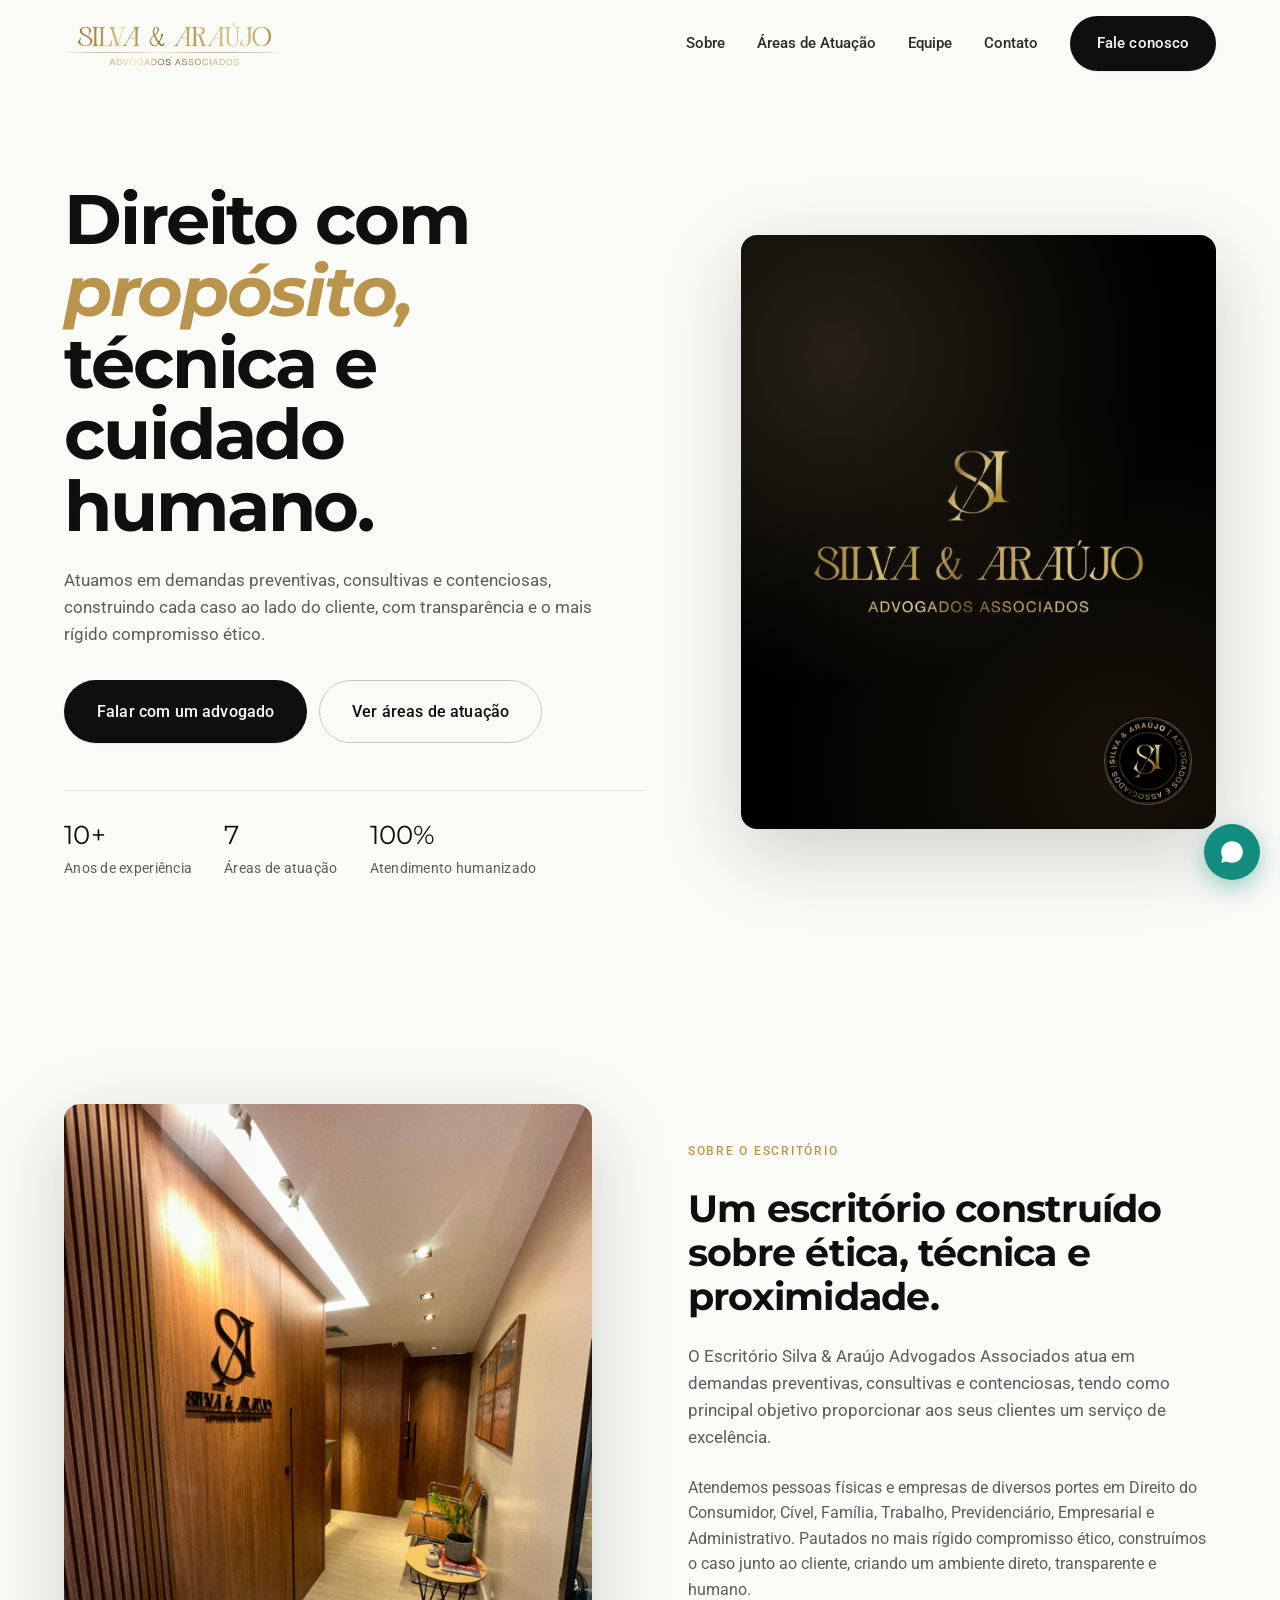
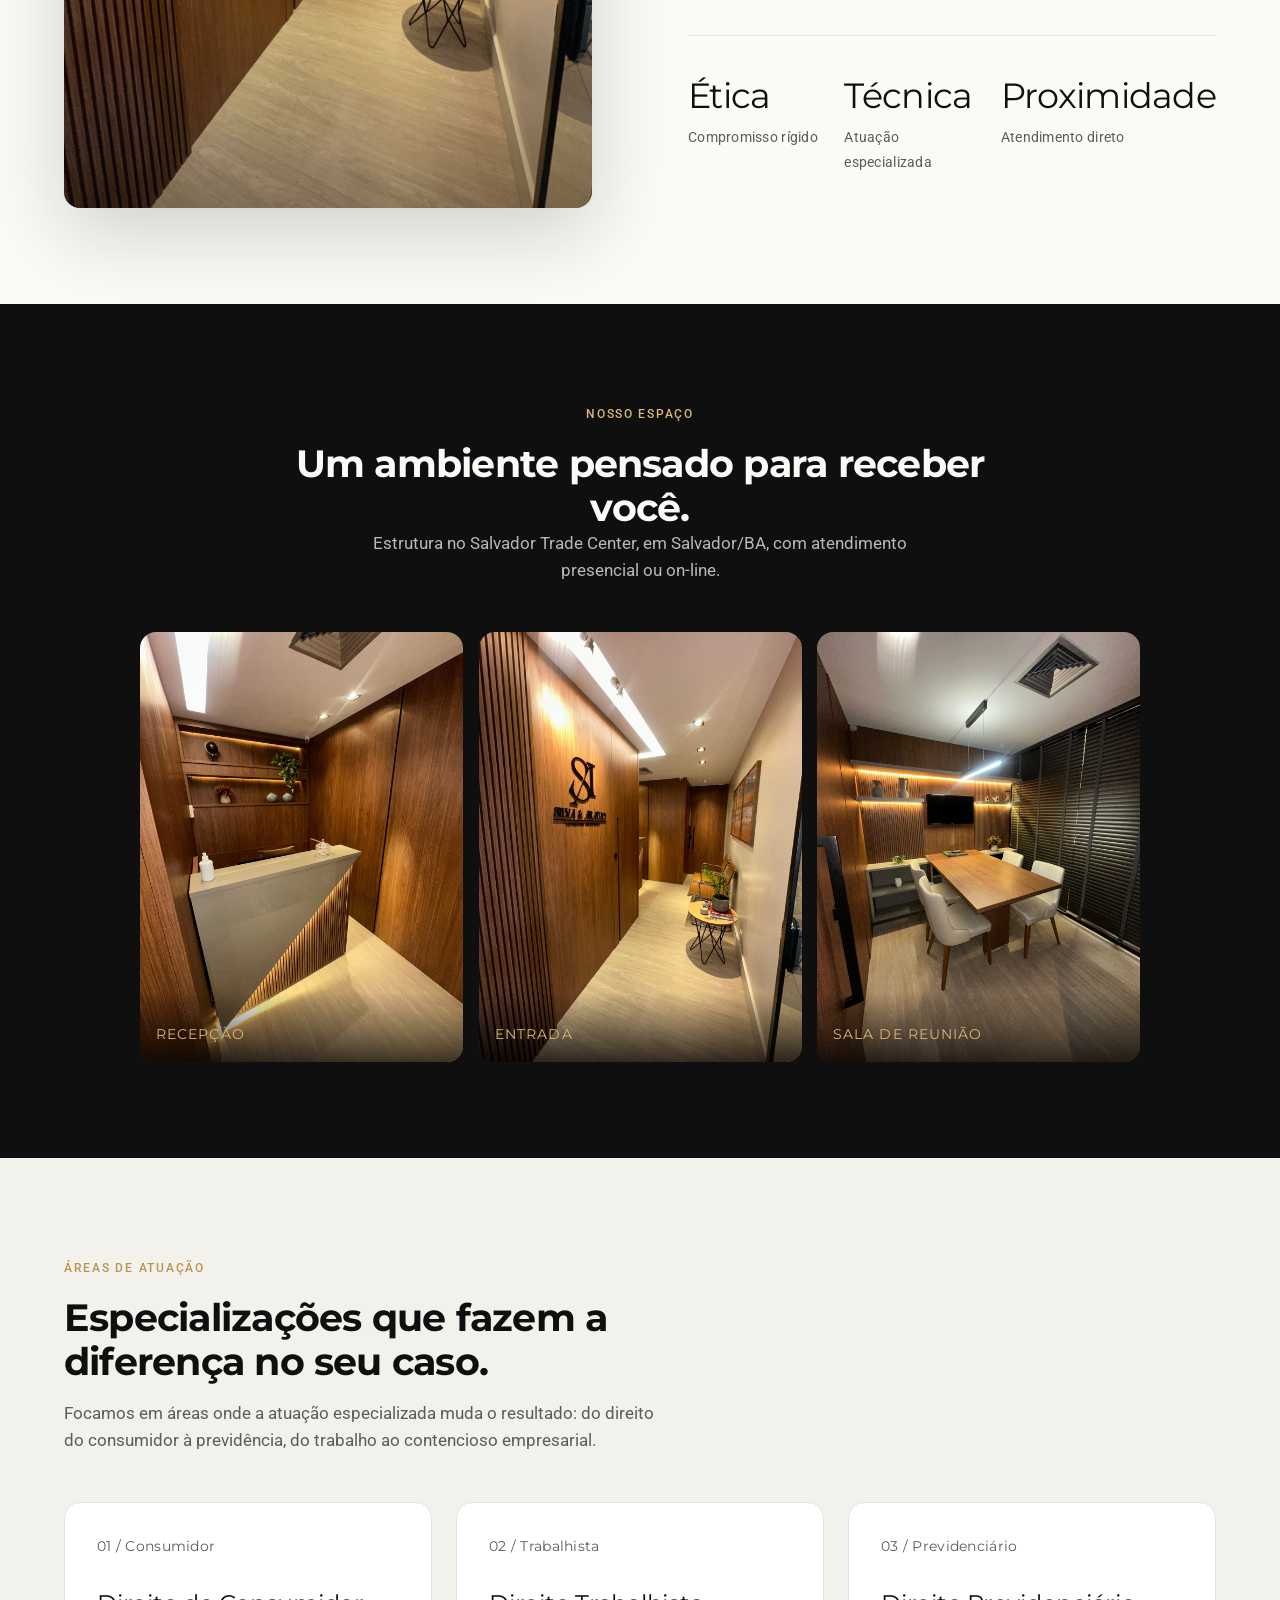
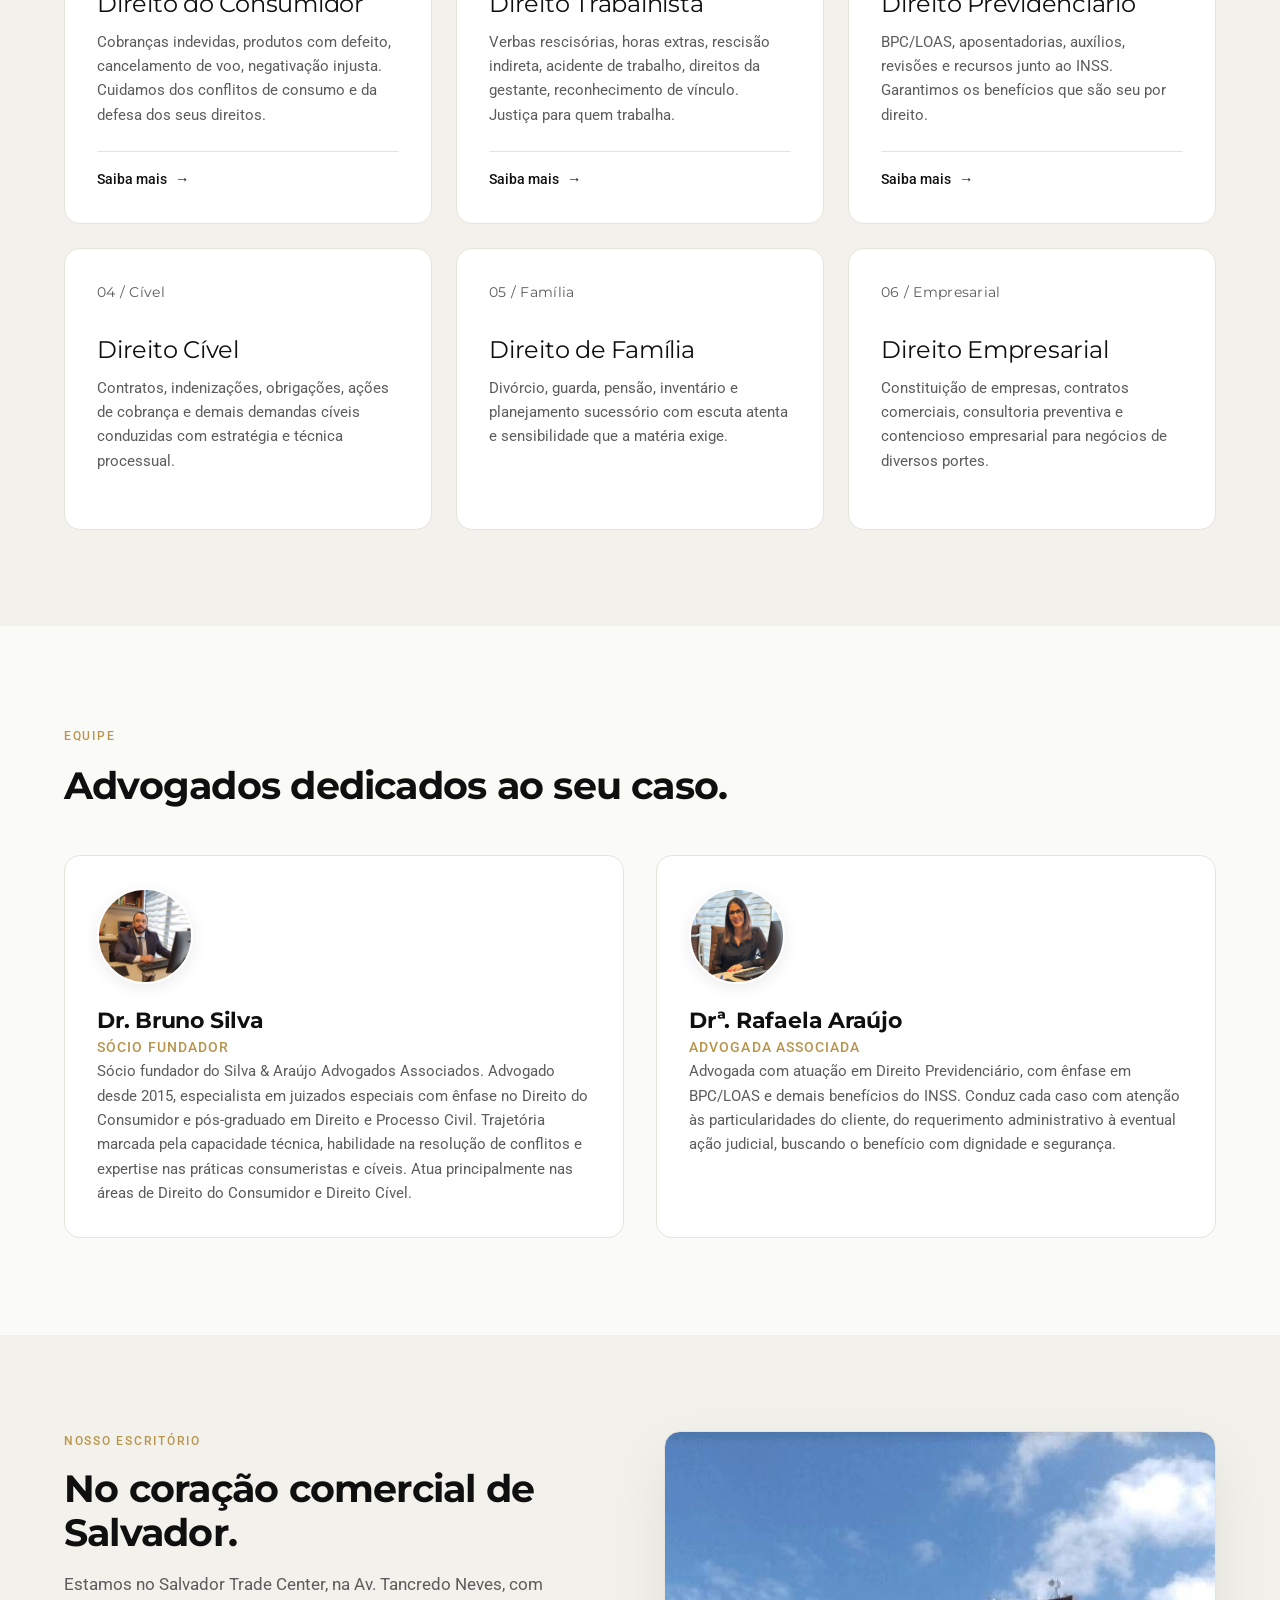
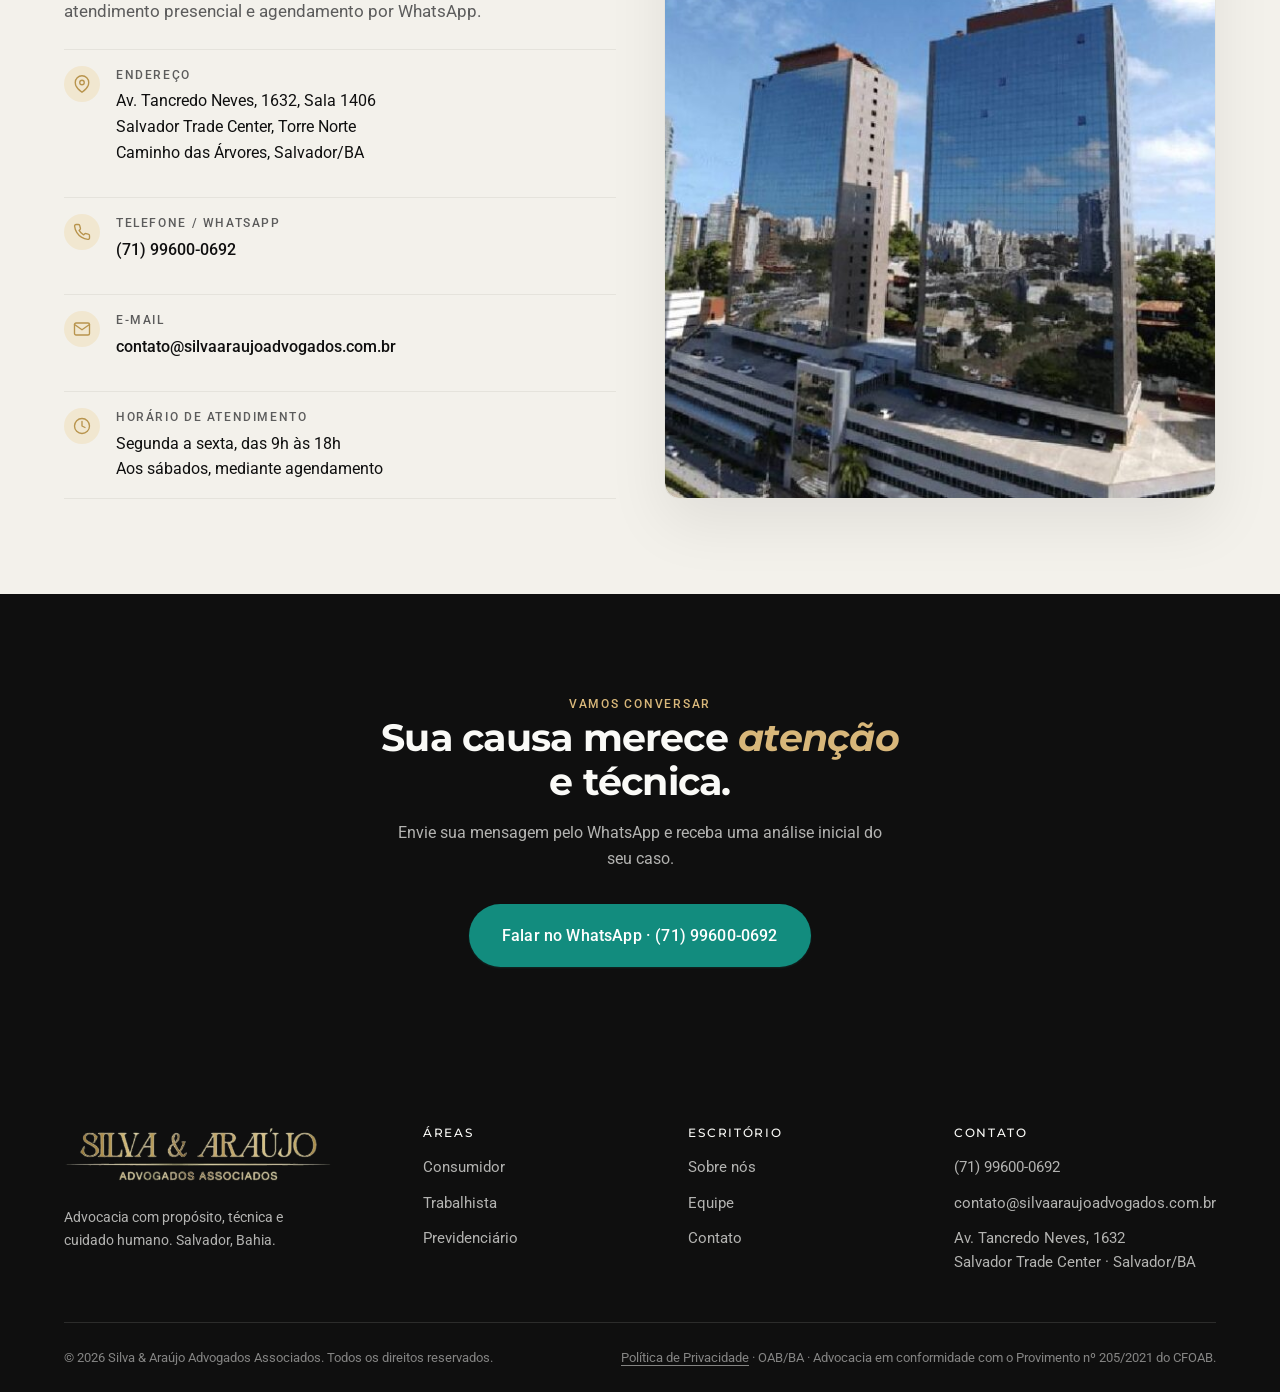
<file: index.html>
<!DOCTYPE html>
<html lang="pt-BR">
<head>
  <meta charset="UTF-8" />
  <meta name="viewport" content="width=device-width, initial-scale=1.0" />
  <title>Silva & Araújo Advogados Associados | Advocacia em Salvador/BA</title>
  <meta name="description" content="Escritório de advocacia em Salvador/BA. Atuação em Direito do Consumidor, Trabalhista e Previdenciário. Atendimento humano, ético e transparente." />
  <meta name="theme-color" content="#0F0F0F" />

  <link rel="icon" type="image/png" href="assets/img/favicon.png" />
  <link rel="preconnect" href="https://fonts.googleapis.com" />
  <link rel="preconnect" href="https://fonts.gstatic.com" crossorigin />
  <link href="https://fonts.googleapis.com/css2?family=Montserrat:wght@300;400;500;600;700;800&family=Roboto:wght@300;400;500;700&display=swap" rel="stylesheet" />
  <link rel="stylesheet" href="css/styles.css" />
</head>
<body>

  <header class="site-header">
    <nav class="nav" aria-label="Principal">
      <a href="index.html" class="brand" aria-label="Silva & Araújo Advogados">
        <img class="brand-logo" src="assets/img/logo-silva-araujo.png" alt="Silva &amp; Araújo Advogados Associados" width="817" height="171" />
      </a>

      <button class="nav-toggle" aria-label="Abrir menu" aria-expanded="false" aria-controls="nav-menu">
        <span></span>
      </button>

      <div class="nav-menu" id="nav-menu">
        <ul class="nav-links">
          <li><a href="#sobre">Sobre</a></li>
          <li><a href="#areas">Áreas de Atuação</a></li>
          <li><a href="#equipe">Equipe</a></li>
          <li><a href="#contato">Contato</a></li>
        </ul>
        <a class="btn btn-primary" href="https://wa.me/5571996000692" target="_blank" rel="noopener">Fale conosco</a>
      </div>
    </nav>
  </header>

  <main>

    <!-- HERO -->
    <section class="hero">
      <div class="container">
        <div class="hero-inner">
          <div class="hero-content reveal">
            <h1 class="hero-title">Direito com <em>propósito,</em> técnica e cuidado humano.</h1>
            <p class="hero-lead">Atuamos em demandas preventivas, consultivas e contenciosas, construindo cada caso ao lado do cliente, com transparência e o mais rígido compromisso ético.</p>
            <div class="hero-cta">
              <a class="btn btn-primary btn-large" href="https://wa.me/5571996000692" target="_blank" rel="noopener">Falar com um advogado</a>
              <a class="btn btn-ghost btn-large" href="#areas">Ver áreas de atuação</a>
            </div>

            <div class="hero-meta">
              <div>
                <strong>10+</strong>
                <span>Anos de experiência</span>
              </div>
              <div>
                <strong>7</strong>
                <span>Áreas de atuação</span>
              </div>
              <div>
                <strong>100%</strong>
                <span>Atendimento humanizado</span>
              </div>
            </div>
          </div>

          <div class="hero-visual reveal" aria-hidden="true" data-parallax="0.3">
            <span class="hero-visual-badge"></span>
          </div>
        </div>
      </div>
    </section>

    <!-- SOBRE -->
    <section id="sobre">
      <div class="container">
        <div class="split">
          <div class="split-media reveal" role="img" aria-label="Corredor do escritório Silva &amp; Araújo com a logo na parede"></div>
          <div class="split-content reveal">
            <span class="eyebrow">Sobre o escritório</span>
            <h2>Um escritório construído sobre ética, técnica e proximidade.</h2>
            <p class="lead">O Escritório Silva &amp; Araújo Advogados Associados atua em demandas preventivas, consultivas e contenciosas, tendo como principal objetivo proporcionar aos seus clientes um serviço de excelência.</p>
            <p style="color: var(--color-muted); max-width: 60ch;">Atendemos pessoas físicas e empresas de diversos portes em Direito do Consumidor, Cível, Família, Trabalho, Previdenciário, Empresarial e Administrativo. Pautados no mais rígido compromisso ético, construímos o caso junto ao cliente, criando um ambiente direto, transparente e humano.</p>

            <div class="stats-row">
              <div class="stat"><strong>Ética</strong><span>Compromisso rígido</span></div>
              <div class="stat"><strong>Técnica</strong><span>Atuação especializada</span></div>
              <div class="stat"><strong>Proximidade</strong><span>Atendimento direto</span></div>
            </div>
          </div>
        </div>
      </div>
    </section>


    <!-- NOSSO ESPAÇO -->
    <section class="office-strip">
      <div class="container">
        <div class="section-header center reveal">
          <span class="eyebrow">Nosso espaço</span>
          <h2>Um ambiente pensado para receber você.</h2>
          <p class="lead">Estrutura no Salvador Trade Center, em Salvador/BA, com atendimento presencial ou on-line.</p>
        </div>
        <div class="office-strip-grid">
          <figure class="reveal"><img src="assets/img/escritorio-recepcao.jpg" alt="Recepção do escritório" loading="lazy" width="1200" height="1600" /><figcaption>Recepção</figcaption></figure>
          <figure class="reveal"><img src="assets/img/escritorio-corredor.jpg" alt="Corredor com a logo do escritório" loading="lazy" width="1200" height="1600" /><figcaption>Entrada</figcaption></figure>
          <figure class="reveal"><img src="assets/img/escritorio-sala-reuniao.jpg" alt="Sala de reunião" loading="lazy" width="1200" height="1600" /><figcaption>Sala de reunião</figcaption></figure>
        </div>
      </div>
    </section>

    <!-- ÁREAS -->
    <section id="areas" style="background: var(--color-surface-alt);">
      <div class="container">
        <div class="section-header reveal">
          <span class="eyebrow">Áreas de Atuação</span>
          <h2>Especializações que fazem a diferença no seu caso.</h2>
          <p class="lead">Focamos em áreas onde a atuação especializada muda o resultado: do direito do consumidor à previdência, do trabalho ao contencioso empresarial.</p>
        </div>

        <div class="areas-grid">
          <a href="consumidor.html" class="area-card reveal">
            <span class="area-num">01 / Consumidor</span>
            <h3>Direito do Consumidor</h3>
            <p>Cobranças indevidas, produtos com defeito, cancelamento de voo, negativação injusta. Cuidamos dos conflitos de consumo e da defesa dos seus direitos.</p>
            <span class="area-link">Saiba mais</span>
          </a>

          <a href="trabalhista.html" class="area-card reveal">
            <span class="area-num">02 / Trabalhista</span>
            <h3>Direito Trabalhista</h3>
            <p>Verbas rescisórias, horas extras, rescisão indireta, acidente de trabalho, direitos da gestante, reconhecimento de vínculo. Justiça para quem trabalha.</p>
            <span class="area-link">Saiba mais</span>
          </a>

          <a href="direito-previdenciario.html" class="area-card reveal">
            <span class="area-num">03 / Previdenciário</span>
            <h3>Direito Previdenciário</h3>
            <p>BPC/LOAS, aposentadorias, auxílios, revisões e recursos junto ao INSS. Garantimos os benefícios que são seu por direito.</p>
            <span class="area-link">Saiba mais</span>
          </a>

          <div class="area-card reveal" style="cursor: default;">
            <span class="area-num">04 / Cível</span>
            <h3>Direito Cível</h3>
            <p>Contratos, indenizações, obrigações, ações de cobrança e demais demandas cíveis conduzidas com estratégia e técnica processual.</p>
          </div>

          <div class="area-card reveal" style="cursor: default;">
            <span class="area-num">05 / Família</span>
            <h3>Direito de Família</h3>
            <p>Divórcio, guarda, pensão, inventário e planejamento sucessório com escuta atenta e sensibilidade que a matéria exige.</p>
          </div>

          <div class="area-card reveal" style="cursor: default;">
            <span class="area-num">06 / Empresarial</span>
            <h3>Direito Empresarial</h3>
            <p>Constituição de empresas, contratos comerciais, consultoria preventiva e contencioso empresarial para negócios de diversos portes.</p>
          </div>
        </div>
      </div>
    </section>

    <!-- EQUIPE -->
    <section id="equipe">
      <div class="container">
        <div class="section-header reveal">
          <span class="eyebrow">Equipe</span>
          <h2>Advogados dedicados ao seu caso.</h2>
        </div>

        <div class="team-grid">
          <div class="team-card reveal">
            <div class="team-avatar has-photo" style="background-image: url('assets/img/bruno.jpg');" role="img" aria-label="Foto do Dr. Bruno Silva"></div>
            <h3>Dr. Bruno Silva</h3>
            <span class="role">Sócio fundador</span>
            <p>Sócio fundador do Silva &amp; Araújo Advogados Associados. Advogado desde 2015, especialista em juizados especiais com ênfase no Direito do Consumidor e pós-graduado em Direito e Processo Civil. Trajetória marcada pela capacidade técnica, habilidade na resolução de conflitos e expertise nas práticas consumeristas e cíveis. Atua principalmente nas áreas de Direito do Consumidor e Direito Cível.</p>
          </div>
          <div class="team-card reveal">
            <div class="team-avatar has-photo" style="background-image: url('assets/img/rafaela.jpg');" role="img" aria-label="Foto da Drª. Rafaela Araújo"></div>
            <h3>Drª. Rafaela Araújo</h3>
            <span class="role">Advogada associada</span>
            <p>Advogada com atuação em Direito Previdenciário, com ênfase em BPC/LOAS e demais benefícios do INSS. Conduz cada caso com atenção às particularidades do cliente, do requerimento administrativo à eventual ação judicial, buscando o benefício com dignidade e segurança.</p>
          </div>
        </div>
      </div>
    </section>

    <!-- LOCALIZAÇÃO -->
    <section class="location" id="localizacao">
      <div class="container">
        <div class="location-grid">
          <div class="location-info reveal">
            <span class="eyebrow">Nosso escritório</span>
            <h2>No coração comercial de Salvador.</h2>
            <p class="lead">Estamos no Salvador Trade Center, na Av. Tancredo Neves, com atendimento presencial e agendamento por WhatsApp.</p>

            <div class="location-details">
              <div class="location-item">
                <span class="icon" aria-hidden="true">
                  <svg width="18" height="18" viewBox="0 0 24 24" fill="none" stroke="currentColor" stroke-width="1.8" stroke-linecap="round" stroke-linejoin="round"><path d="M21 10c0 7-9 13-9 13s-9-6-9-13a9 9 0 0 1 18 0z"/><circle cx="12" cy="10" r="3"/></svg>
                </span>
                <div>
                  <span class="label">Endereço</span>
                  <span class="value">Av. Tancredo Neves, 1632, Sala 1406<br />Salvador Trade Center, Torre Norte<br />Caminho das Árvores, Salvador/BA</span>
                </div>
              </div>

              <div class="location-item">
                <span class="icon" aria-hidden="true">
                  <svg width="18" height="18" viewBox="0 0 24 24" fill="none" stroke="currentColor" stroke-width="1.8" stroke-linecap="round" stroke-linejoin="round"><path d="M22 16.92v3a2 2 0 0 1-2.18 2 19.79 19.79 0 0 1-8.63-3.07 19.5 19.5 0 0 1-6-6 19.79 19.79 0 0 1-3.07-8.67A2 2 0 0 1 4.11 2h3a2 2 0 0 1 2 1.72c.13.96.37 1.9.72 2.81a2 2 0 0 1-.45 2.11L8.09 9.91a16 16 0 0 0 6 6l1.27-1.27a2 2 0 0 1 2.11-.45c.91.35 1.85.59 2.81.72A2 2 0 0 1 22 16.92z"/></svg>
                </span>
                <div>
                  <span class="label">Telefone / WhatsApp</span>
                  <span class="value"><a href="https://wa.me/5571996000692" target="_blank" rel="noopener">(71) 99600-0692</a></span>
                </div>
              </div>

              <div class="location-item">
                <span class="icon" aria-hidden="true">
                  <svg width="18" height="18" viewBox="0 0 24 24" fill="none" stroke="currentColor" stroke-width="1.8" stroke-linecap="round" stroke-linejoin="round"><path d="M4 4h16c1.1 0 2 .9 2 2v12c0 1.1-.9 2-2 2H4c-1.1 0-2-.9-2-2V6c0-1.1.9-2 2-2z"/><polyline points="22,6 12,13 2,6"/></svg>
                </span>
                <div>
                  <span class="label">E-mail</span>
                  <span class="value"><a href="mailto:contato@silvaaraujoadvogados.com.br">contato@silvaaraujoadvogados.com.br</a></span>
                </div>
              </div>

              <div class="location-item">
                <span class="icon" aria-hidden="true">
                  <svg width="18" height="18" viewBox="0 0 24 24" fill="none" stroke="currentColor" stroke-width="1.8" stroke-linecap="round" stroke-linejoin="round"><circle cx="12" cy="12" r="10"/><polyline points="12 6 12 12 16 14"/></svg>
                </span>
                <div>
                  <span class="label">Horário de atendimento</span>
                  <span class="value">Segunda a sexta, das 9h às 18h<br />Aos sábados, mediante agendamento</span>
                </div>
              </div>
            </div>
          </div>

          <div class="location-map reveal" aria-label="Mapa do escritório">
            <iframe
              src="https://www.google.com/maps?q=Salvador+Trade+Center,+Av.+Tancredo+Neves,+1632,+Salvador+-+BA&output=embed"
              loading="lazy"
              referrerpolicy="no-referrer-when-downgrade"
              title="Localização do escritório Silva & Araújo"
              allowfullscreen></iframe>
          </div>
        </div>
      </div>
    </section>

    <!-- CTA -->
    <section class="cta" id="contato">
      <div class="container">
        <span class="eyebrow" style="color: var(--color-accent-light); justify-content: center;">Vamos conversar</span>
        <h2>Sua causa merece <em>atenção</em> e técnica.</h2>
        <p>Envie sua mensagem pelo WhatsApp e receba uma análise inicial do seu caso.</p>
        <a class="btn btn-wpp btn-large" href="https://wa.me/5571996000692" target="_blank" rel="noopener">
          Falar no WhatsApp · (71) 99600-0692
        </a>
      </div>
    </section>

  </main>

  <footer class="site-footer">
    <div class="container">
      <div class="footer-grid">
        <div class="footer-brand">
          <a href="index.html" class="brand">
            <img class="brand-logo" src="assets/img/logo-silva-araujo.png" alt="Silva &amp; Araújo Advogados Associados" width="817" height="171" />
          </a>
          <p>Advocacia com propósito, técnica e cuidado humano. Salvador, Bahia.</p>
        </div>

        <div class="footer-col">
          <h4>Áreas</h4>
          <ul>
            <li><a href="consumidor.html">Consumidor</a></li>
            <li><a href="trabalhista.html">Trabalhista</a></li>
            <li><a href="direito-previdenciario.html">Previdenciário</a></li>
          </ul>
        </div>

        <div class="footer-col">
          <h4>Escritório</h4>
          <ul>
            <li><a href="#sobre">Sobre nós</a></li>
            <li><a href="#equipe">Equipe</a></li>
            <li><a href="#contato">Contato</a></li>
          </ul>
        </div>

        <div class="footer-col">
          <h4>Contato</h4>
          <ul>
            <li><a href="https://wa.me/5571996000692" target="_blank" rel="noopener">(71) 99600-0692</a></li>
            <li><a href="mailto:contato@silvaaraujoadvogados.com.br">contato@silvaaraujoadvogados.com.br</a></li>
            <li>Av. Tancredo Neves, 1632<br />Salvador Trade Center · Salvador/BA</li>
          </ul>
        </div>
      </div>

      <div class="footer-bottom">
        <span>© <span id="year"></span> Silva &amp; Araújo Advogados Associados. Todos os direitos reservados.</span>
        <span><a href="politica-de-privacidade.html">Política de Privacidade</a> · OAB/BA · Advocacia em conformidade com o Provimento nº 205/2021 do CFOAB.</span>
      </div>
    </div>
  </footer>

  <a href="https://wa.me/5571996000692" class="wpp-float" target="_blank" rel="noopener" aria-label="WhatsApp">
    <svg width="26" height="26" viewBox="0 0 24 24" fill="currentColor" aria-hidden="true">
      <path d="M17.472 14.382c-.297-.149-1.758-.867-2.03-.967-.273-.099-.471-.148-.67.15-.197.297-.767.966-.94 1.164-.173.199-.347.223-.644.075-.297-.15-1.255-.463-2.39-1.475-.883-.788-1.48-1.761-1.653-2.059-.173-.297-.018-.458.13-.606.134-.133.298-.347.446-.52.149-.174.198-.298.298-.497.099-.198.05-.371-.025-.52-.075-.149-.669-1.612-.916-2.207-.242-.579-.487-.5-.669-.51-.173-.008-.371-.01-.57-.01-.198 0-.52.074-.792.372-.272.297-1.04 1.016-1.04 2.479 0 1.462 1.065 2.875 1.213 3.074.149.198 2.096 3.2 5.077 4.487.71.306 1.263.489 1.695.625.712.227 1.36.195 1.871.118.571-.085 1.758-.719 2.006-1.413.248-.694.248-1.289.173-1.413-.074-.124-.272-.198-.57-.347zM12.01 2.017c-5.523 0-9.994 4.472-9.994 9.994 0 1.762.462 3.482 1.339 4.999L2 22.017l5.152-1.35a9.98 9.98 0 004.858 1.237h.004c5.522 0 9.994-4.471 9.994-9.994s-4.472-9.893-9.998-9.893z"/>
    </svg>
  </a>

  <script src="js/main.js" defer></script>
</body>
</html>
</file>
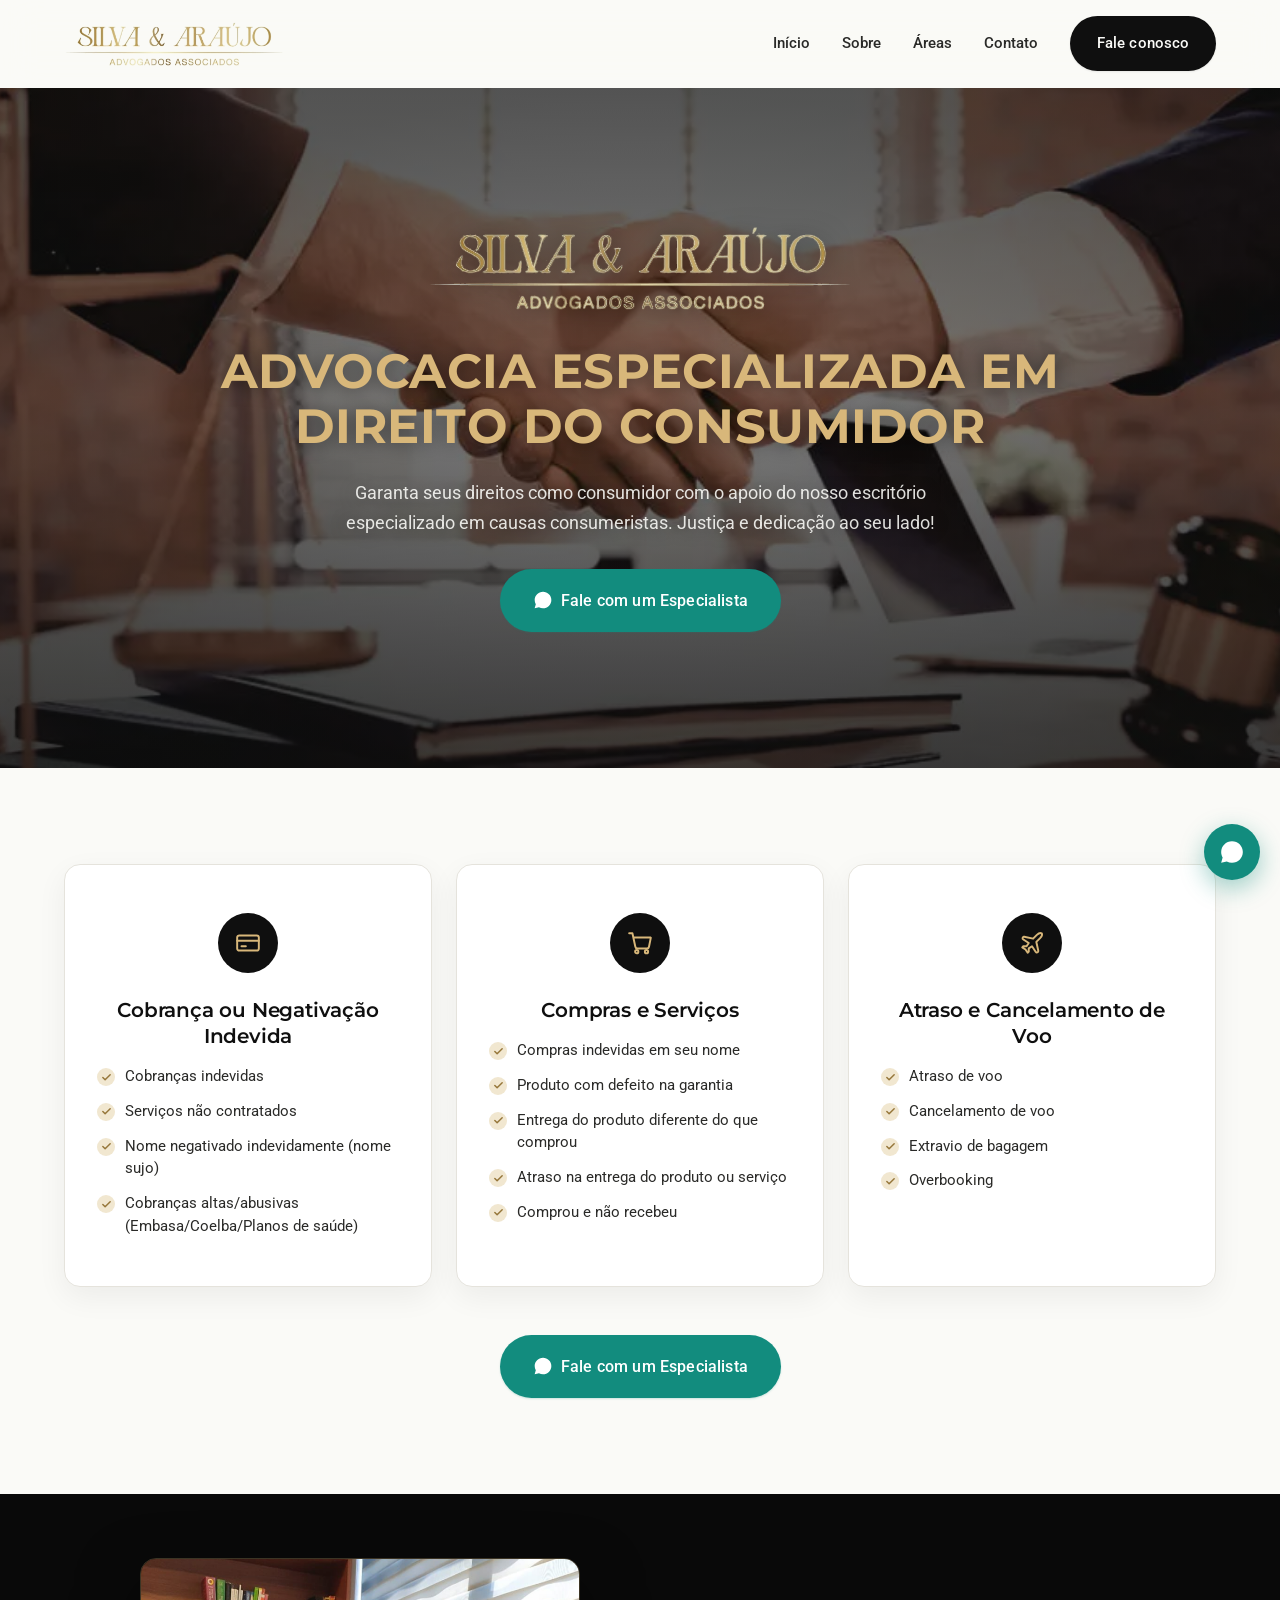
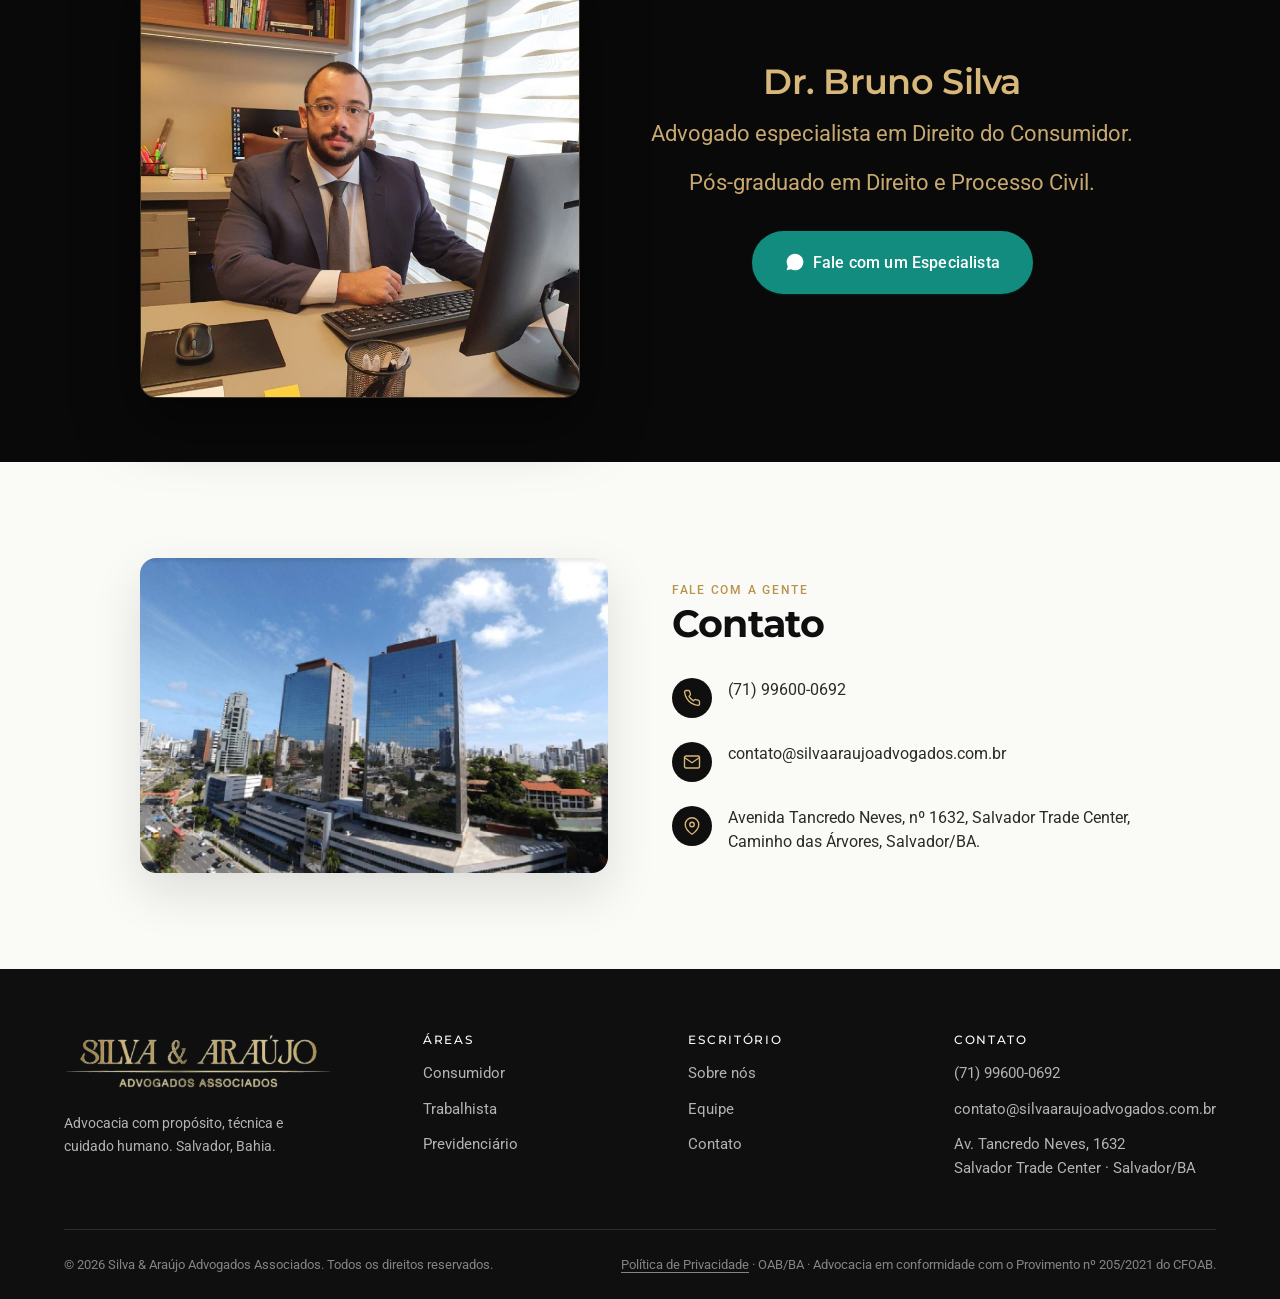
<file: consumidor.html>
<!DOCTYPE html>
<html lang="pt-BR">
<head>
  <meta charset="UTF-8" />
  <meta name="viewport" content="width=device-width, initial-scale=1.0" />
  <title>Advocacia do Consumidor em Salvador | Silva & Araújo Advogados</title>
  <meta name="description" content="Escritório especializado em Direito do Consumidor em Salvador/BA. Cobrança indevida, negativação, produto com defeito, atraso de voo e mais." />
  <meta name="theme-color" content="#0F0F0F" />

  <link rel="icon" type="image/png" href="assets/img/favicon.png" />
  <link rel="preconnect" href="https://fonts.googleapis.com" />
  <link rel="preconnect" href="https://fonts.gstatic.com" crossorigin />
  <link href="https://fonts.googleapis.com/css2?family=Montserrat:wght@300;400;500;600;700;800&family=Roboto:wght@300;400;500;700&display=swap" rel="stylesheet" />
  <link rel="stylesheet" href="css/styles.css" />
</head>
<body>

  <header class="site-header">
    <nav class="nav" aria-label="Principal">
      <a href="index.html" class="brand">
        <img class="brand-logo" src="assets/img/logo-silva-araujo.png" alt="Silva &amp; Araújo Advogados Associados" width="817" height="171" />
      </a>
      <button class="nav-toggle" aria-label="Abrir menu" aria-expanded="false" aria-controls="nav-menu"><span></span></button>
      <div class="nav-menu" id="nav-menu">
        <ul class="nav-links">
          <li><a href="index.html">Início</a></li>
          <li><a href="index.html#sobre">Sobre</a></li>
          <li><a href="index.html#areas">Áreas</a></li>
          <li><a href="index.html#contato">Contato</a></li>
        </ul>
        <a class="btn btn-primary" href="https://wa.me/5571996000692?text=Ol%C3%A1%2C%20tenho%20uma%20quest%C3%A3o%20de%20direito%20do%20consumidor." target="_blank" rel="noopener">Fale conosco</a>
      </div>
    </nav>
  </header>

  <main>

    <!-- HERO -->
    <section class="area-hero">
      <div class="container">
        <div class="area-hero-inner reveal">
          <img class="area-hero-logo" src="assets/img/logo-silva-araujo.png" alt="Silva &amp; Araújo Advogados Associados" width="817" height="171" />
          <h1>Advocacia especializada em Direito do Consumidor</h1>
          <p>Garanta seus direitos como consumidor com o apoio do nosso escritório especializado em causas consumeristas. Justiça e dedicação ao seu lado!</p>
          <a class="btn btn-wpp btn-large" href="https://wa.me/5571996000692?text=Ol%C3%A1%21%20Gostaria%20de%20uma%20orienta%C3%A7%C3%A3o%20de%20consumidor." target="_blank" rel="noopener"><svg width="20" height="20" viewBox="0 0 24 24" fill="currentColor" aria-hidden="true"><path d="M17.472 14.382c-.297-.149-1.758-.867-2.03-.967-.273-.099-.471-.148-.67.15-.197.297-.767.966-.94 1.164-.173.199-.347.223-.644.075-.297-.15-1.255-.463-2.39-1.475-.883-.788-1.48-1.761-1.653-2.059-.173-.297-.018-.458.13-.606.134-.133.298-.347.446-.52.149-.174.198-.298.298-.497.099-.198.05-.371-.025-.52-.075-.149-.669-1.612-.916-2.207-.242-.579-.487-.5-.669-.51-.173-.008-.371-.01-.57-.01-.198 0-.52.074-.792.372-.272.297-1.04 1.016-1.04 2.479 0 1.462 1.065 2.875 1.213 3.074.149.198 2.096 3.2 5.077 4.487.71.306 1.263.489 1.695.625.712.227 1.36.195 1.871.118.571-.085 1.758-.719 2.006-1.413.248-.694.248-1.289.173-1.413-.074-.124-.272-.198-.57-.347zM12.01 2.017c-5.523 0-9.994 4.472-9.994 9.994 0 1.762.462 3.482 1.339 4.999L2 22.017l5.152-1.35a9.98 9.98 0 004.858 1.237h.004c5.522 0 9.994-4.471 9.994-9.994s-4.472-9.893-9.998-9.893z"/></svg> Fale com um Especialista</a>
        </div>
      </div>
    </section>

    <!-- CASOS -->
    <section id="servicos" class="lp-cards">
      <div class="container">
        <div class="area-grid">
          <article class="lp-card reveal">
            <div class="lp-icon" aria-hidden="true"><svg width="26" height="26" viewBox="0 0 24 24" fill="none" stroke="currentColor" stroke-width="1.8" stroke-linecap="round" stroke-linejoin="round"><rect x="2" y="5" width="20" height="14" rx="2"/><line x1="2" y1="10" x2="22" y2="10"/><line x1="6" y1="15" x2="10" y2="15"/></svg></div>
            <h3>Cobrança ou Negativação Indevida</h3>
            <ul>
              <li>Cobranças indevidas</li>
              <li>Serviços não contratados</li>
              <li>Nome negativado indevidamente (nome sujo)</li>
              <li>Cobranças altas/abusivas (Embasa/Coelba/Planos de saúde)</li>
            </ul>
          </article>
          <article class="lp-card reveal">
            <div class="lp-icon" aria-hidden="true"><svg width="26" height="26" viewBox="0 0 24 24" fill="none" stroke="currentColor" stroke-width="1.8" stroke-linecap="round" stroke-linejoin="round"><circle cx="9" cy="20" r="1.5"/><circle cx="18" cy="20" r="1.5"/><path d="M2 3h3l2.7 12.4a2 2 0 0 0 2 1.6h8.6a2 2 0 0 0 2-1.6L22 7H6"/></svg></div>
            <h3>Compras e Serviços</h3>
            <ul>
              <li>Compras indevidas em seu nome</li>
              <li>Produto com defeito na garantia</li>
              <li>Entrega do produto diferente do que comprou</li>
              <li>Atraso na entrega do produto ou serviço</li>
              <li>Comprou e não recebeu</li>
            </ul>
          </article>
          <article class="lp-card reveal">
            <div class="lp-icon" aria-hidden="true"><svg width="26" height="26" viewBox="0 0 24 24" fill="none" stroke="currentColor" stroke-width="1.8" stroke-linecap="round" stroke-linejoin="round"><path d="M17.8 19.2 16 11l3.5-3.5C21 6 21.5 4 21 3c-1-.5-3 0-4.5 1.5L13 8 4.8 6.2c-.5-.1-.9.1-1.1.5l-.3.5c-.2.5-.1 1 .3 1.3L9 12l-2 3H4l-1 1 3 2 2 3 1-1v-3l3-2 3.5 5.3c.3.4.8.5 1.3.3l.5-.2c.4-.3.6-.7.5-1.2z"/></svg></div>
            <h3>Atraso e Cancelamento de Voo</h3>
            <ul>
              <li>Atraso de voo</li>
              <li>Cancelamento de voo</li>
              <li>Extravio de bagagem</li>
              <li>Overbooking</li>
            </ul>
          </article>
        </div>
      </div>
    </section>

    <div class="area-cta-row reveal">
      <div class="container"><a class="btn btn-wpp btn-large" href="https://wa.me/5571996000692?text=Ol%C3%A1%21%20Gostaria%20de%20uma%20orienta%C3%A7%C3%A3o%20de%20consumidor." target="_blank" rel="noopener"><svg width="20" height="20" viewBox="0 0 24 24" fill="currentColor" aria-hidden="true"><path d="M17.472 14.382c-.297-.149-1.758-.867-2.03-.967-.273-.099-.471-.148-.67.15-.197.297-.767.966-.94 1.164-.173.199-.347.223-.644.075-.297-.15-1.255-.463-2.39-1.475-.883-.788-1.48-1.761-1.653-2.059-.173-.297-.018-.458.13-.606.134-.133.298-.347.446-.52.149-.174.198-.298.298-.497.099-.198.05-.371-.025-.52-.075-.149-.669-1.612-.916-2.207-.242-.579-.487-.5-.669-.51-.173-.008-.371-.01-.57-.01-.198 0-.52.074-.792.372-.272.297-1.04 1.016-1.04 2.479 0 1.462 1.065 2.875 1.213 3.074.149.198 2.096 3.2 5.077 4.487.71.306 1.263.489 1.695.625.712.227 1.36.195 1.871.118.571-.085 1.758-.719 2.006-1.413.248-.694.248-1.289.173-1.413-.074-.124-.272-.198-.57-.347zM12.01 2.017c-5.523 0-9.994 4.472-9.994 9.994 0 1.762.462 3.482 1.339 4.999L2 22.017l5.152-1.35a9.98 9.98 0 004.858 1.237h.004c5.522 0 9.994-4.471 9.994-9.994s-4.472-9.893-9.998-9.893z"/></svg> Fale com um Especialista</a></div>
    </div>

    <!-- ADVOGADO -->
    <section class="area-bio">
      <div class="container">
        <div class="area-bio-grid">
          <div class="area-bio-photo reveal">
            <img src="assets/img/bruno.jpg" alt="Dr. Bruno Silva, sócio fundador" loading="lazy" />
          </div>
          <div class="area-bio-text reveal">
            <h2>Dr. Bruno Silva</h2>
            <p>Advogado especialista em Direito do Consumidor.</p>
            <p>Pós-graduado em Direito e Processo Civil.</p>
            <a class="btn btn-wpp btn-large" href="https://wa.me/5571996000692?text=Ol%C3%A1%21%20Gostaria%20de%20uma%20orienta%C3%A7%C3%A3o%20de%20consumidor." target="_blank" rel="noopener"><svg width="20" height="20" viewBox="0 0 24 24" fill="currentColor" aria-hidden="true"><path d="M17.472 14.382c-.297-.149-1.758-.867-2.03-.967-.273-.099-.471-.148-.67.15-.197.297-.767.966-.94 1.164-.173.199-.347.223-.644.075-.297-.15-1.255-.463-2.39-1.475-.883-.788-1.48-1.761-1.653-2.059-.173-.297-.018-.458.13-.606.134-.133.298-.347.446-.52.149-.174.198-.298.298-.497.099-.198.05-.371-.025-.52-.075-.149-.669-1.612-.916-2.207-.242-.579-.487-.5-.669-.51-.173-.008-.371-.01-.57-.01-.198 0-.52.074-.792.372-.272.297-1.04 1.016-1.04 2.479 0 1.462 1.065 2.875 1.213 3.074.149.198 2.096 3.2 5.077 4.487.71.306 1.263.489 1.695.625.712.227 1.36.195 1.871.118.571-.085 1.758-.719 2.006-1.413.248-.694.248-1.289.173-1.413-.074-.124-.272-.198-.57-.347zM12.01 2.017c-5.523 0-9.994 4.472-9.994 9.994 0 1.762.462 3.482 1.339 4.999L2 22.017l5.152-1.35a9.98 9.98 0 004.858 1.237h.004c5.522 0 9.994-4.471 9.994-9.994s-4.472-9.893-9.998-9.893z"/></svg> Fale com um Especialista</a>
          </div>
        </div>
      </div>
    </section>

    <!-- CONTATO -->
    <section class="area-contact">
      <div class="container">
        <div class="area-contact-grid">
          <div class="area-contact-photo reveal">
            <img src="assets/img/predio.jpg" alt="Salvador Trade Center, onde fica o escritório" loading="lazy" />
          </div>
          <div class="reveal">
            <span class="eyebrow">Fale com a gente</span>
            <h2>Contato</h2>
            <ul class="area-contact-list">
              <li><span class="ic"><svg width="18" height="18" viewBox="0 0 24 24" fill="none" stroke="currentColor" stroke-width="1.8" stroke-linecap="round" stroke-linejoin="round"><path d="M22 16.9v3a2 2 0 0 1-2.2 2 19.8 19.8 0 0 1-8.6-3.1 19.5 19.5 0 0 1-6-6A19.8 19.8 0 0 1 2.1 4.2 2 2 0 0 1 4.1 2h3a2 2 0 0 1 2 1.7c.1.9.4 1.8.7 2.7a2 2 0 0 1-.5 2.1L8 9.8a16 16 0 0 0 6 6l1.3-1.3a2 2 0 0 1 2.1-.4c.9.3 1.8.6 2.7.7a2 2 0 0 1 1.7 2z"/></svg></span><a href="https://wa.me/5571996000692" target="_blank" rel="noopener">(71) 99600-0692</a></li>
              <li><span class="ic"><svg width="18" height="18" viewBox="0 0 24 24" fill="none" stroke="currentColor" stroke-width="1.8" stroke-linecap="round" stroke-linejoin="round"><rect x="2" y="4" width="20" height="16" rx="2"/><path d="m22 6-10 7L2 6"/></svg></span><a href="mailto:contato@silvaaraujoadvogados.com.br">contato@silvaaraujoadvogados.com.br</a></li>
              <li><span class="ic"><svg width="18" height="18" viewBox="0 0 24 24" fill="none" stroke="currentColor" stroke-width="1.8" stroke-linecap="round" stroke-linejoin="round"><path d="M21 10c0 7-9 13-9 13s-9-6-9-13a9 9 0 0 1 18 0z"/><circle cx="12" cy="10" r="3"/></svg></span><span>Avenida Tancredo Neves, nº 1632, Salvador Trade Center, Caminho das Árvores, Salvador/BA.</span></li>
            </ul>
          </div>
        </div>
      </div>
    </section>

  </main>

  <footer class="site-footer">
    <div class="container">
      <div class="footer-grid">
        <div class="footer-brand">
          <a href="index.html" class="brand">
            <img class="brand-logo" src="assets/img/logo-silva-araujo.png" alt="Silva &amp; Araújo Advogados Associados" width="817" height="171" />
          </a>
          <p>Advocacia com propósito, técnica e cuidado humano. Salvador, Bahia.</p>
        </div>
        <div class="footer-col"><h4>Áreas</h4><ul>
          <li><a href="consumidor.html">Consumidor</a></li>
          <li><a href="trabalhista.html">Trabalhista</a></li>
          <li><a href="direito-previdenciario.html">Previdenciário</a></li>
        </ul></div>
        <div class="footer-col"><h4>Escritório</h4><ul>
          <li><a href="index.html#sobre">Sobre nós</a></li>
          <li><a href="index.html#equipe">Equipe</a></li>
          <li><a href="index.html#contato">Contato</a></li>
        </ul></div>
        <div class="footer-col"><h4>Contato</h4><ul>
          <li><a href="https://wa.me/5571996000692" target="_blank" rel="noopener">(71) 99600-0692</a></li>
          <li><a href="mailto:contato@silvaaraujoadvogados.com.br">contato@silvaaraujoadvogados.com.br</a></li>
          <li>Av. Tancredo Neves, 1632<br />Salvador Trade Center · Salvador/BA</li>
        </ul></div>
      </div>
      <div class="footer-bottom">
        <span>© <span id="year"></span> Silva &amp; Araújo Advogados Associados. Todos os direitos reservados.</span>
        <span><a href="politica-de-privacidade.html">Política de Privacidade</a> · OAB/BA · Advocacia em conformidade com o Provimento nº 205/2021 do CFOAB.</span>
      </div>
    </div>
  </footer>

  <a href="https://wa.me/5571996000692?text=Ol%C3%A1%2C%20tenho%20uma%20quest%C3%A3o%20de%20direito%20do%20consumidor." class="wpp-float" target="_blank" rel="noopener" aria-label="WhatsApp">
    <svg width="26" height="26" viewBox="0 0 24 24" fill="currentColor" aria-hidden="true"><path d="M17.472 14.382c-.297-.149-1.758-.867-2.03-.967-.273-.099-.471-.148-.67.15-.197.297-.767.966-.94 1.164-.173.199-.347.223-.644.075-.297-.15-1.255-.463-2.39-1.475-.883-.788-1.48-1.761-1.653-2.059-.173-.297-.018-.458.13-.606.134-.133.298-.347.446-.52.149-.174.198-.298.298-.497.099-.198.05-.371-.025-.52-.075-.149-.669-1.612-.916-2.207-.242-.579-.487-.5-.669-.51-.173-.008-.371-.01-.57-.01-.198 0-.52.074-.792.372-.272.297-1.04 1.016-1.04 2.479 0 1.462 1.065 2.875 1.213 3.074.149.198 2.096 3.2 5.077 4.487.71.306 1.263.489 1.695.625.712.227 1.36.195 1.871.118.571-.085 1.758-.719 2.006-1.413.248-.694.248-1.289.173-1.413-.074-.124-.272-.198-.57-.347zM12.01 2.017c-5.523 0-9.994 4.472-9.994 9.994 0 1.762.462 3.482 1.339 4.999L2 22.017l5.152-1.35a9.98 9.98 0 004.858 1.237h.004c5.522 0 9.994-4.471 9.994-9.994s-4.472-9.893-9.998-9.893z"/></svg>
  </a>

  <script src="js/main.js" defer></script>
</body>
</html>
</file>
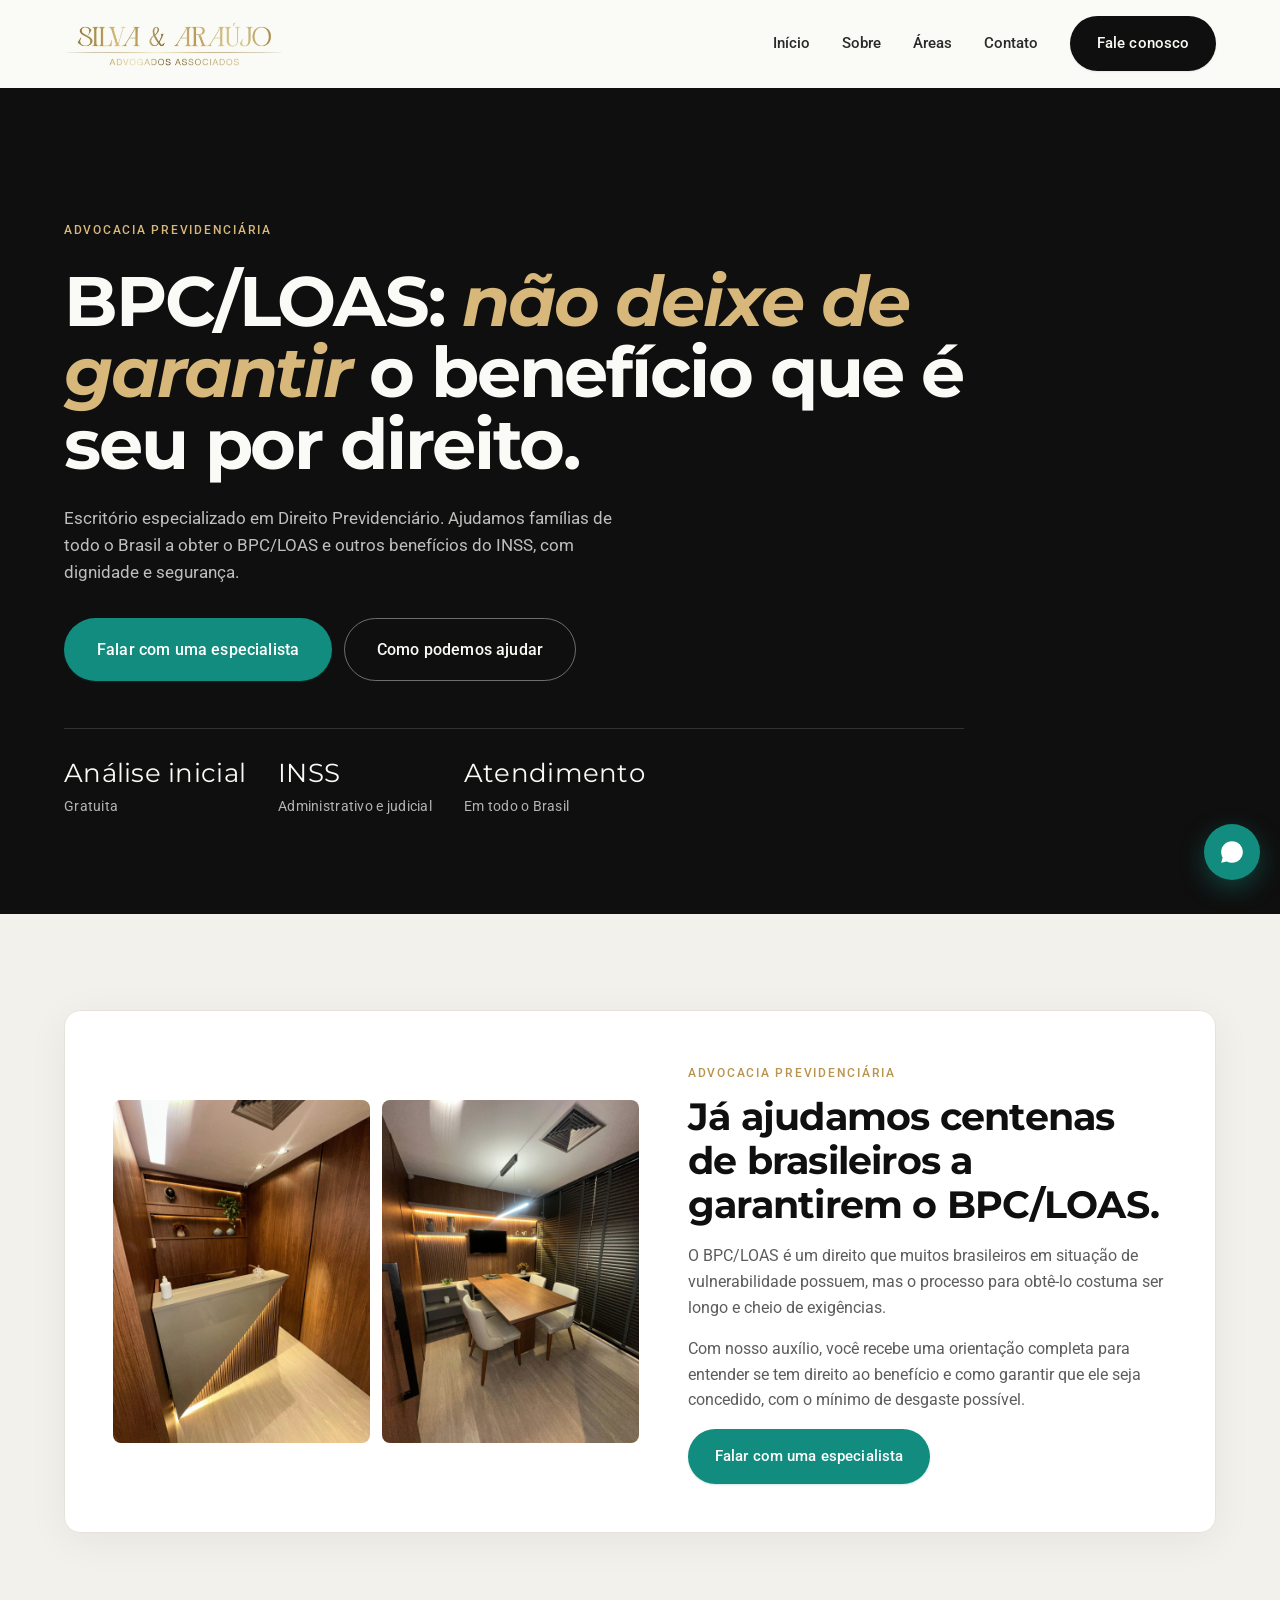
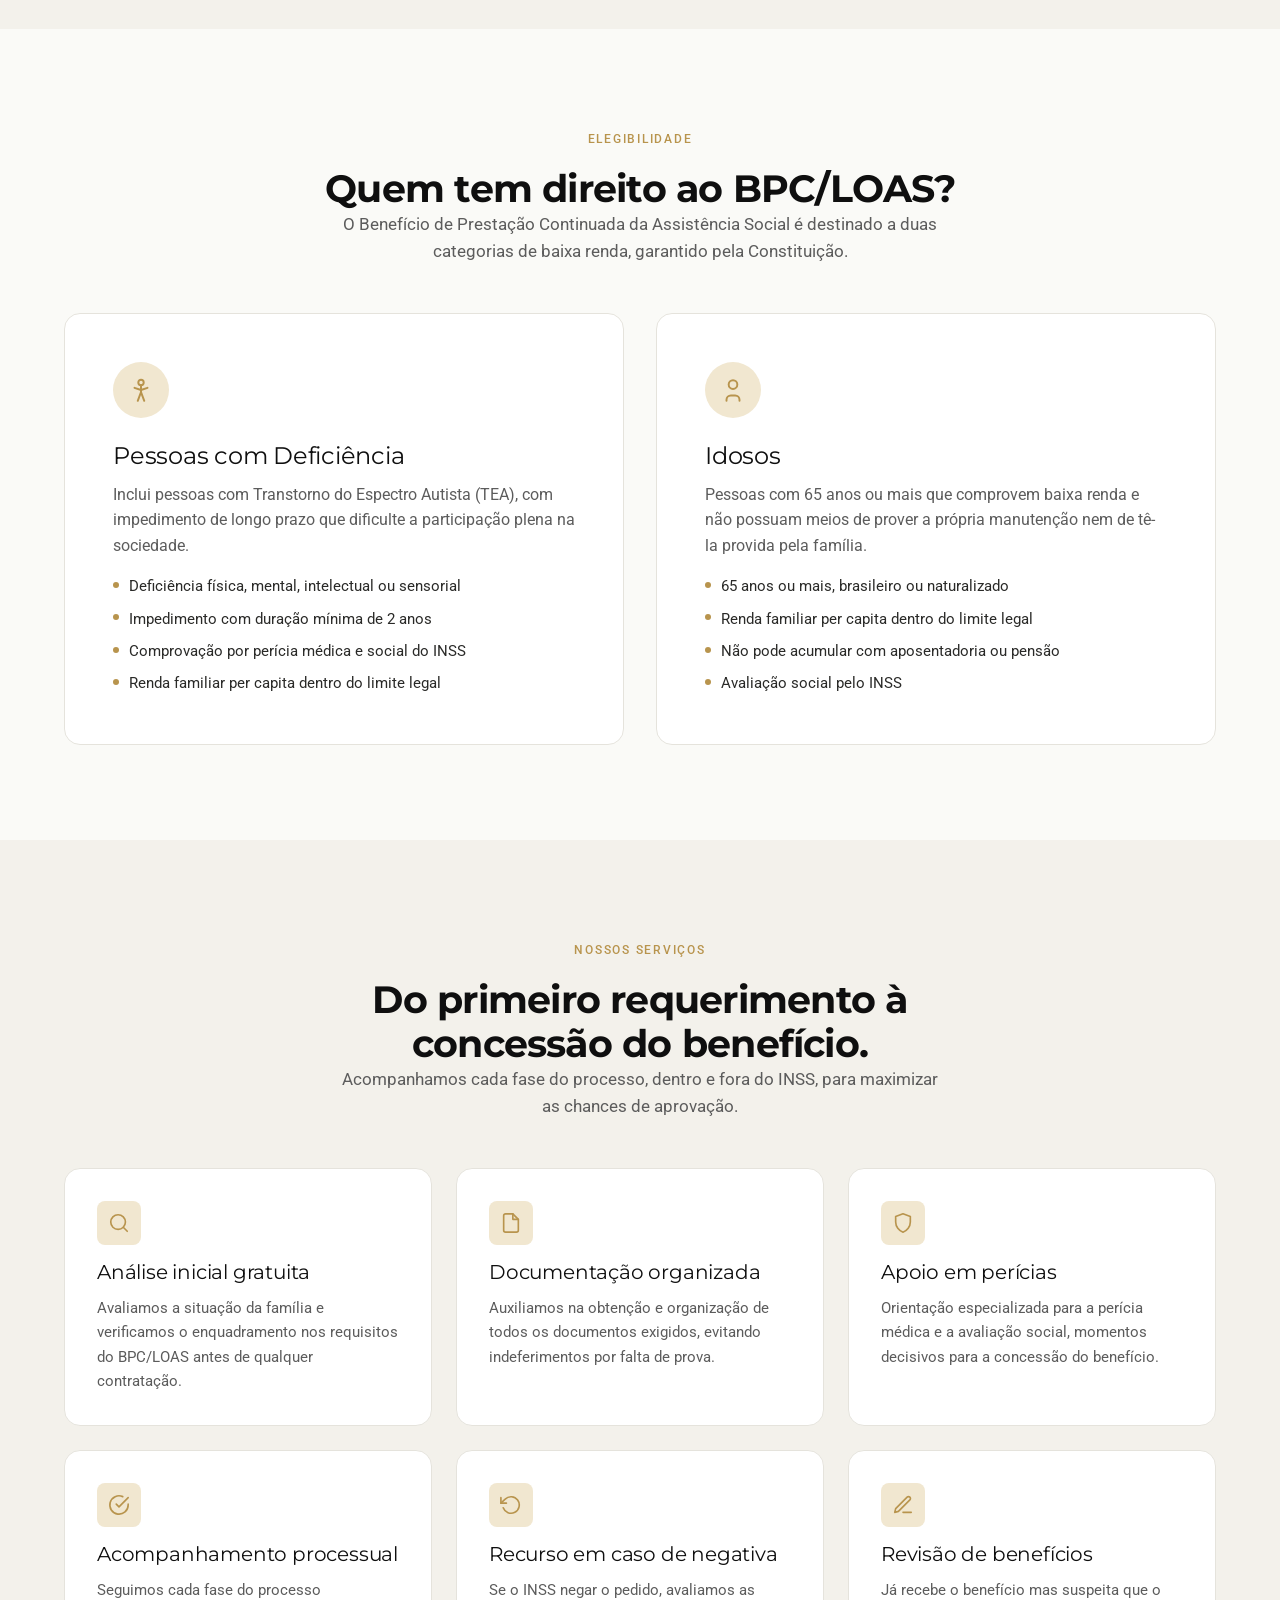
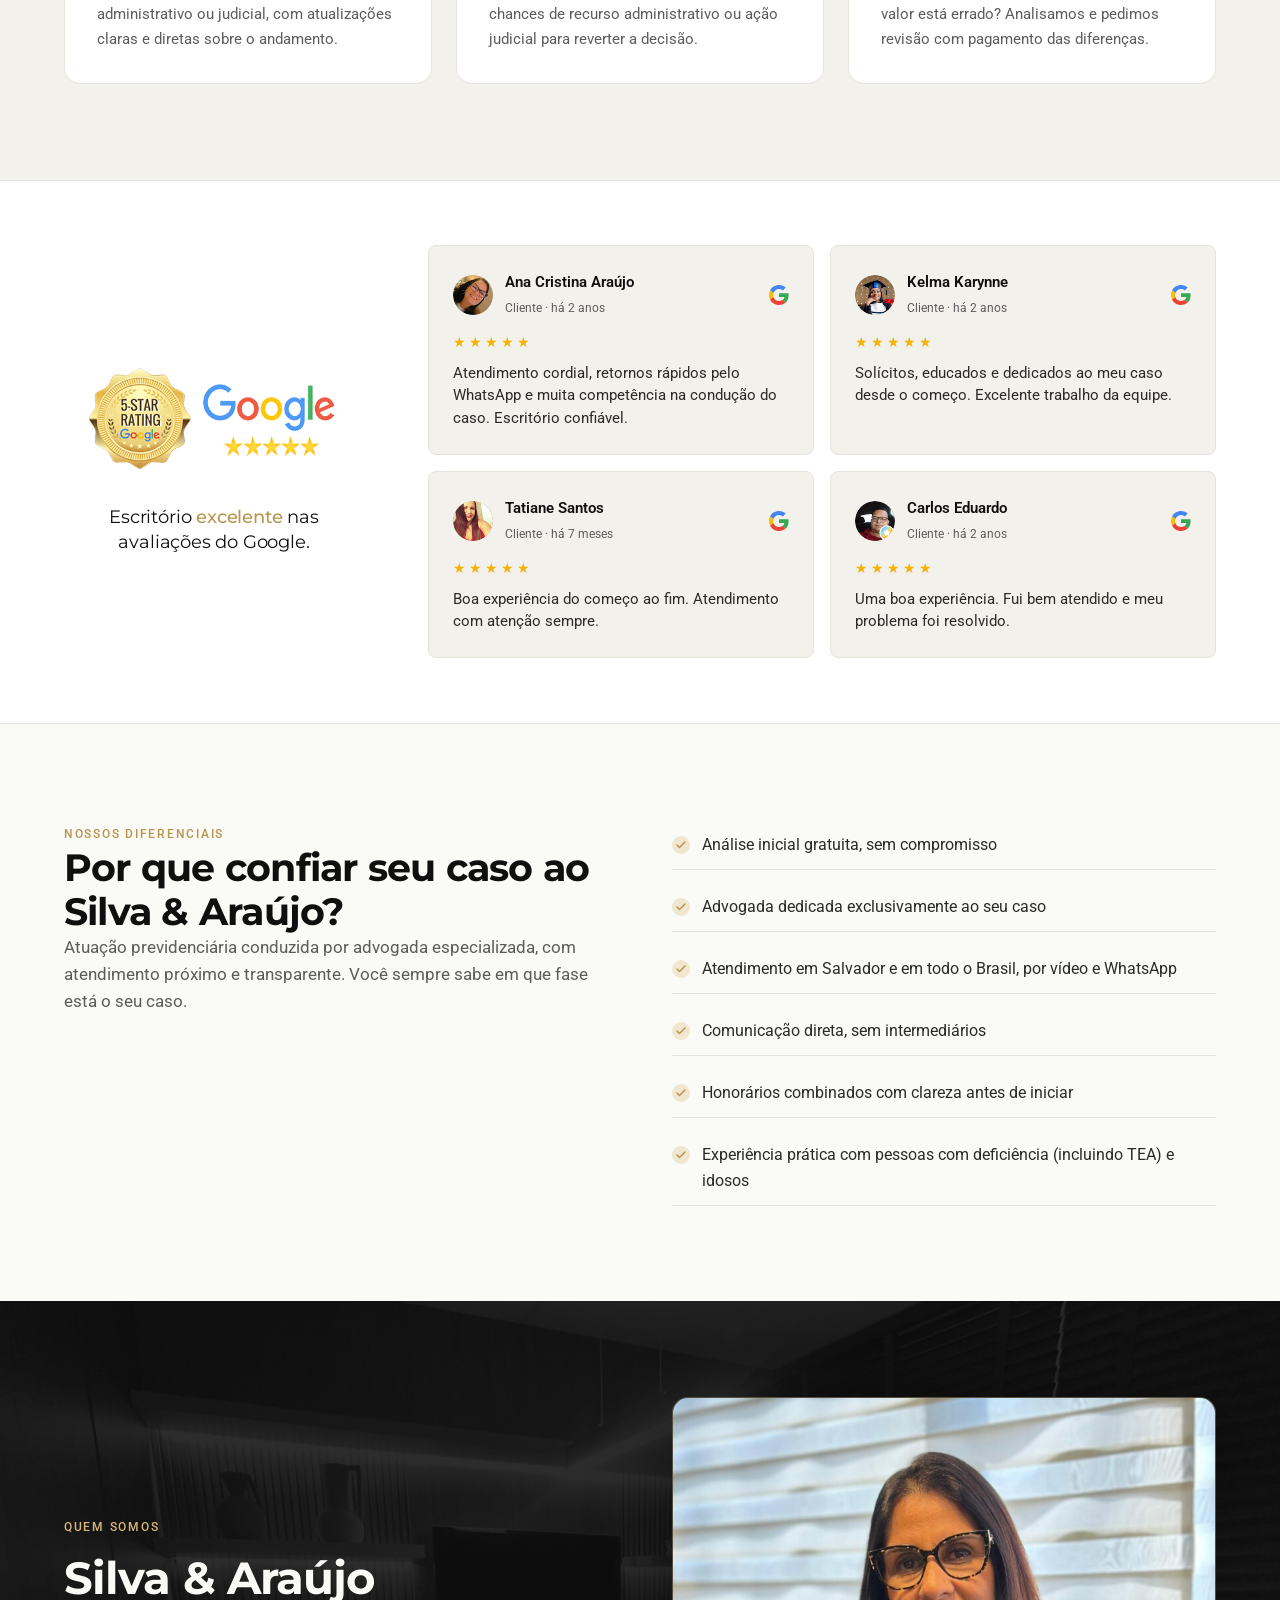
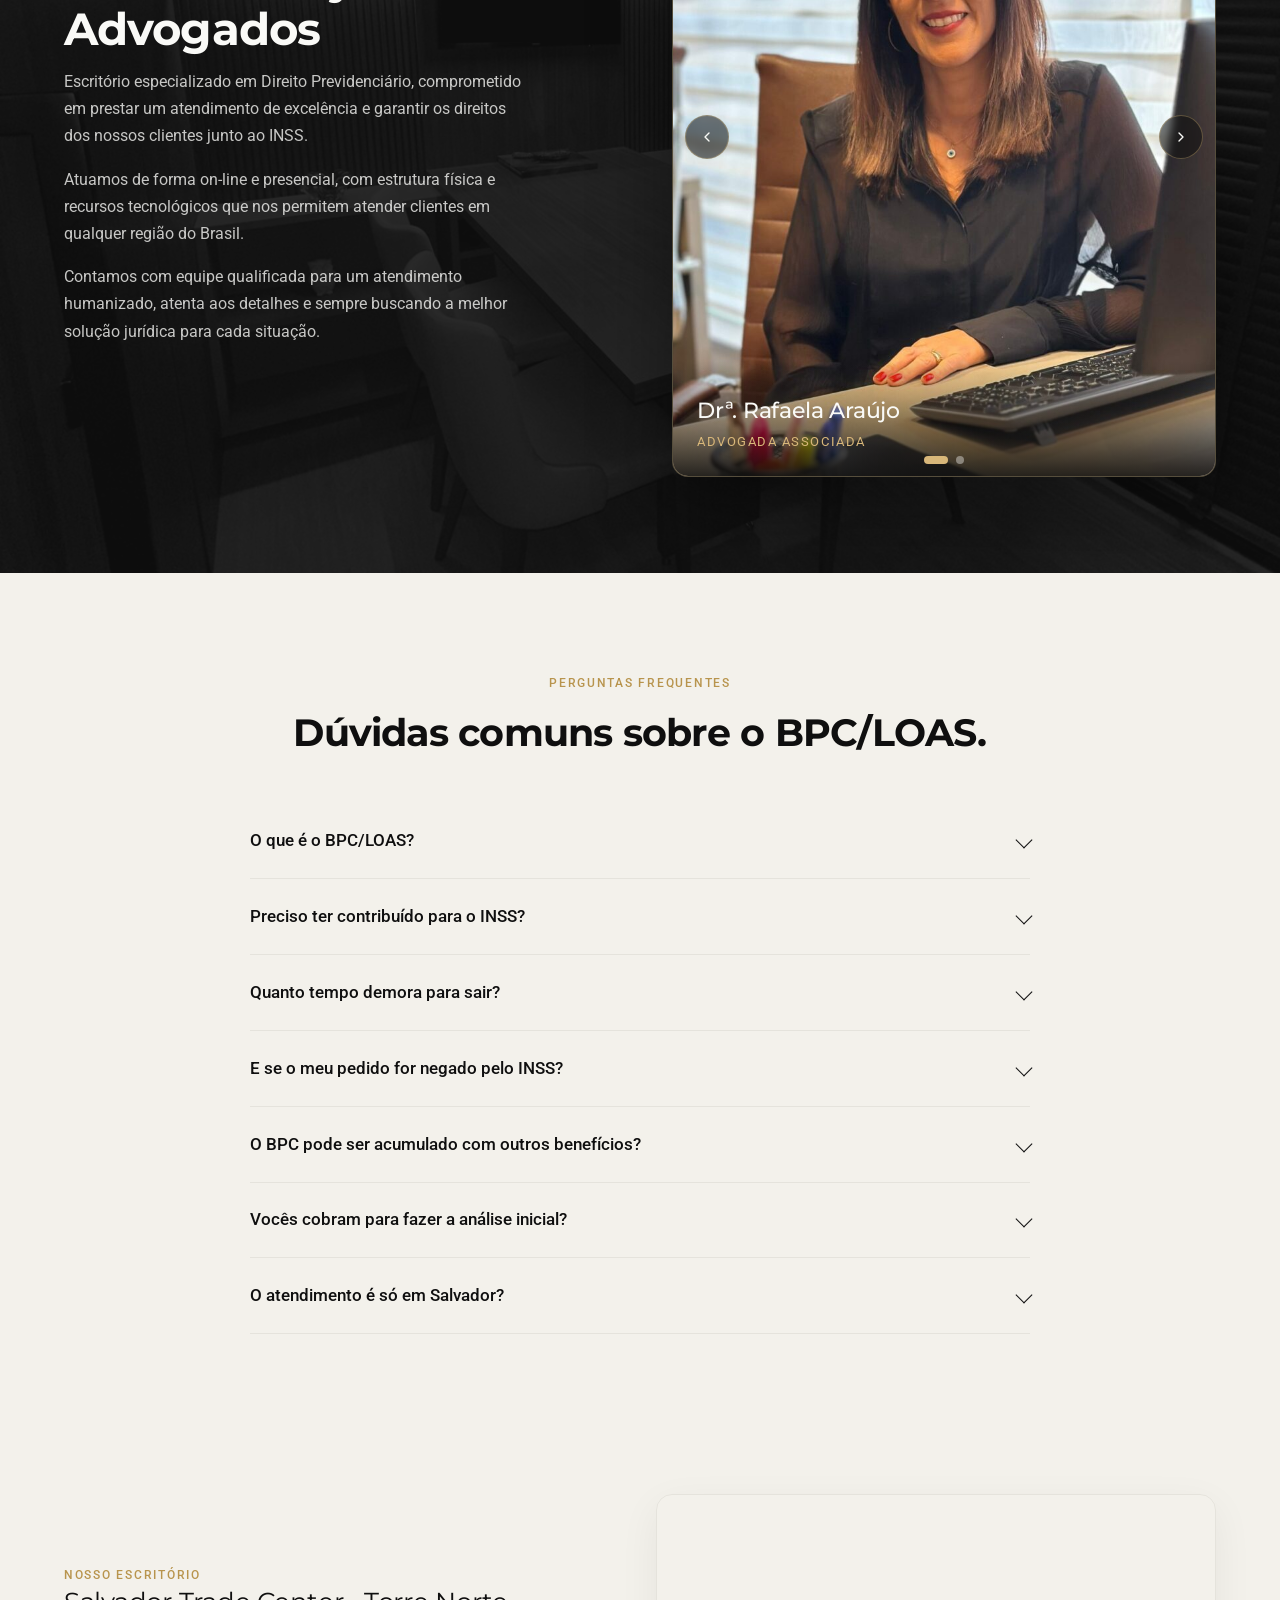
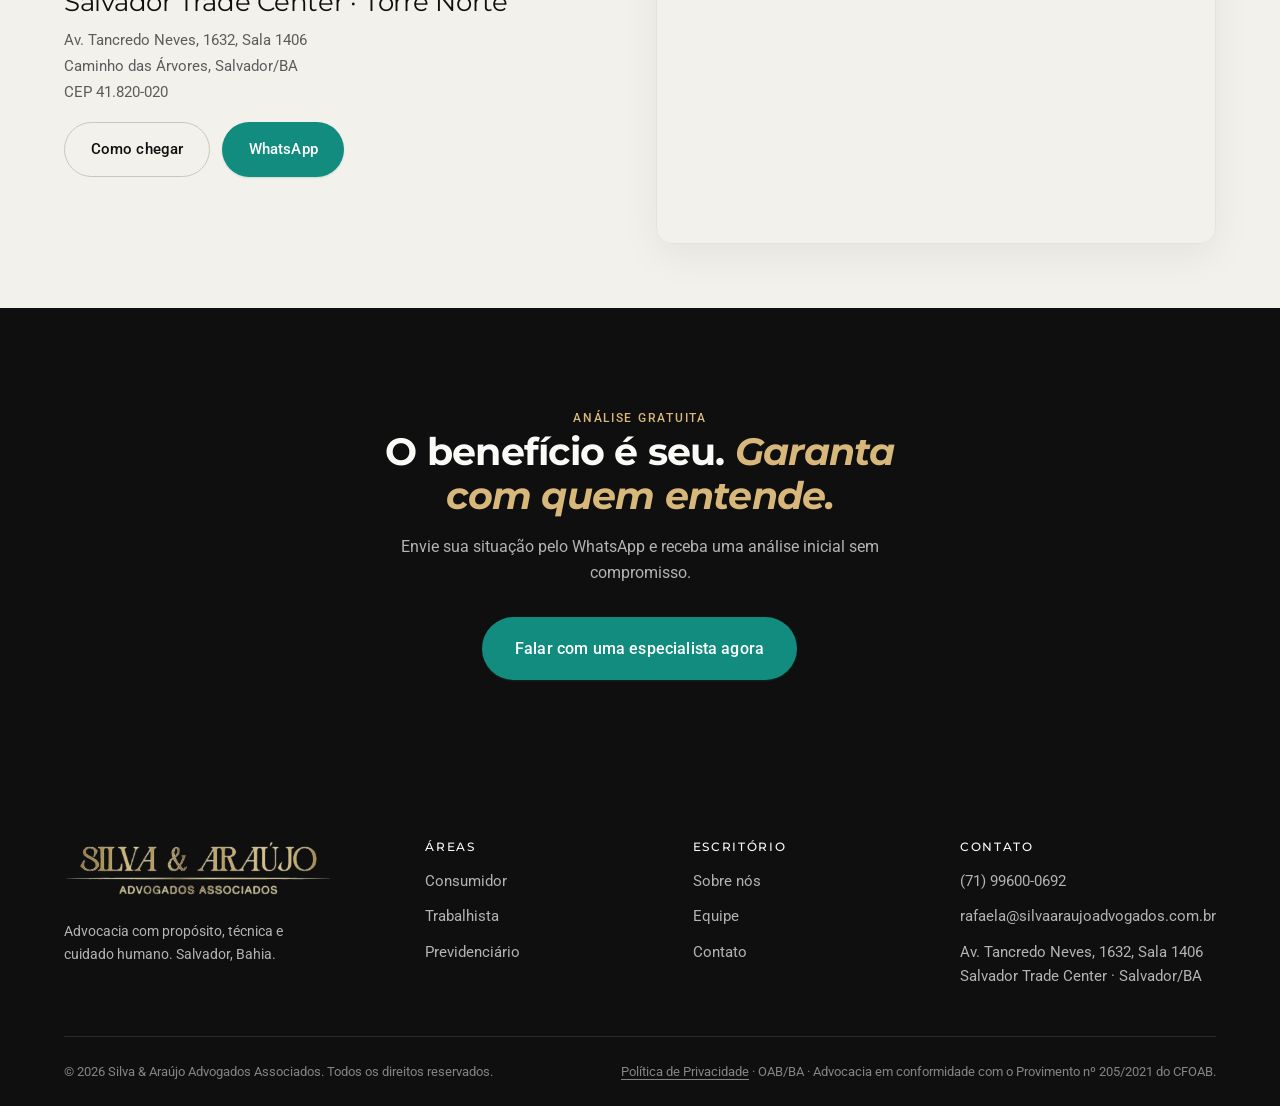
<file: direito-previdenciario.html>
<!DOCTYPE html>
<html lang="pt-BR">
<head>
  <meta charset="UTF-8" />
  <meta name="viewport" content="width=device-width, initial-scale=1.0" />
  <title>Advocacia Previdenciária e BPC/LOAS | Silva & Araújo Advogados</title>
  <meta name="description" content="Escritório especializado em Direito Previdenciário em Salvador/BA. BPC/LOAS para pessoas com deficiência (incluindo TEA) e idosos, aposentadorias, auxílios e revisões junto ao INSS." />
  <meta name="theme-color" content="#0F0F0F" />

  <link rel="icon" type="image/png" href="assets/img/favicon.png" />
  <link rel="preconnect" href="https://fonts.googleapis.com" />
  <link rel="preconnect" href="https://fonts.gstatic.com" crossorigin />
  <link href="https://fonts.googleapis.com/css2?family=Montserrat:wght@300;400;500;600;700;800&family=Roboto:wght@300;400;500;700&display=swap" rel="stylesheet" />
  <link rel="stylesheet" href="css/styles.css" />
</head>
<body>

  <header class="site-header">
    <nav class="nav" aria-label="Principal">
      <a href="index.html" class="brand">
        <img class="brand-logo" src="assets/img/logo-silva-araujo.png" alt="Silva &amp; Araújo Advogados Associados" width="817" height="171" />
      </a>
      <button class="nav-toggle" aria-label="Abrir menu" aria-expanded="false" aria-controls="nav-menu"><span></span></button>
      <div class="nav-menu" id="nav-menu">
        <ul class="nav-links">
          <li><a href="index.html">Início</a></li>
          <li><a href="index.html#sobre">Sobre</a></li>
          <li><a href="index.html#areas">Áreas</a></li>
          <li><a href="index.html#contato">Contato</a></li>
        </ul>
        <a class="btn btn-primary" href="https://wa.me/5571996000692?text=Ol%C3%A1%2C%20preciso%20de%20ajuda%20com%20o%20BPC%2FLOAS." target="_blank" rel="noopener">Fale conosco</a>
      </div>
    </nav>
  </header>

  <main>

    <!-- HERO CAMPANHA -->
    <section class="hero hero-campaign">
      <div class="container">
        <div class="hero-inner">
          <div class="hero-content reveal">
            <span class="eyebrow">Advocacia Previdenciária</span>
            <h1 class="hero-title">BPC/LOAS: <em>não deixe de garantir</em> o benefício que é seu por direito.</h1>
            <p class="hero-lead">Escritório especializado em Direito Previdenciário. Ajudamos famílias de todo o Brasil a obter o BPC/LOAS e outros benefícios do INSS, com dignidade e segurança.</p>
            <div class="hero-cta">
              <a class="btn btn-wpp btn-large" href="https://wa.me/5571996000692?text=Ol%C3%A1%2C%20preciso%20de%20ajuda%20com%20o%20BPC%2FLOAS." target="_blank" rel="noopener">Falar com uma especialista</a>
              <a class="btn btn-ghost btn-large" style="color: #FAFAF7; border-color: rgba(250,250,247,0.4);" href="#servicos">Como podemos ajudar</a>
            </div>
            <div class="hero-meta">
              <div><strong>Análise inicial</strong><span>Gratuita</span></div>
              <div><strong>INSS</strong><span>Administrativo e judicial</span></div>
              <div><strong>Atendimento</strong><span>Em todo o Brasil</span></div>
            </div>
          </div>
        </div>
      </div>
    </section>

    <!-- VITRINE DO ESCRITÓRIO -->
    <section class="office-showcase">
      <div class="container">
        <div class="office-inner reveal">
          <div class="office-gallery">
            <img src="assets/img/escritorio-recepcao.jpg" alt="Recepção do escritório" loading="lazy" />
            <img src="assets/img/escritorio-sala-reuniao.jpg" alt="Sala de reunião do escritório" loading="lazy" />
          </div>
          <div class="office-content">
            <span class="eyebrow">Advocacia previdenciária</span>
            <h2>Já ajudamos centenas de brasileiros a garantirem o BPC/LOAS.</h2>
            <p>O BPC/LOAS é um direito que muitos brasileiros em situação de vulnerabilidade possuem, mas o processo para obtê-lo costuma ser longo e cheio de exigências.</p>
            <p>Com nosso auxílio, você recebe uma orientação completa para entender se tem direito ao benefício e como garantir que ele seja concedido, com o mínimo de desgaste possível.</p>
            <a class="btn btn-wpp" href="https://wa.me/5571996000692?text=Ol%C3%A1%2C%20preciso%20de%20ajuda%20com%20o%20BPC%2FLOAS." target="_blank" rel="noopener">Falar com uma especialista</a>
          </div>
        </div>
      </div>
    </section>

    <!-- QUEM TEM DIREITO -->
    <section id="quem-tem-direito">
      <div class="container">
        <div class="section-header center reveal">
          <span class="eyebrow">Elegibilidade</span>
          <h2>Quem tem direito ao BPC/LOAS?</h2>
          <p class="lead" style="margin: 0 auto;">O Benefício de Prestação Continuada da Assistência Social é destinado a duas categorias de baixa renda, garantido pela Constituição.</p>
        </div>

        <div class="eligibility-grid">
          <article class="eligibility-card reveal">
            <div class="icon-wrap" aria-hidden="true">
              <svg width="26" height="26" viewBox="0 0 24 24" fill="none" stroke="currentColor" stroke-width="1.8" stroke-linecap="round" stroke-linejoin="round"><circle cx="12" cy="5" r="2.5"/><path d="M12 7.5V14"/><path d="M6 10l6 2 6-2"/><path d="M9 22l3-8 3 8"/></svg>
            </div>
            <h3>Pessoas com Deficiência</h3>
            <p>Inclui pessoas com Transtorno do Espectro Autista (TEA), com impedimento de longo prazo que dificulte a participação plena na sociedade.</p>
            <ul>
              <li>Deficiência física, mental, intelectual ou sensorial</li>
              <li>Impedimento com duração mínima de 2 anos</li>
              <li>Comprovação por perícia médica e social do INSS</li>
              <li>Renda familiar per capita dentro do limite legal</li>
            </ul>
          </article>

          <article class="eligibility-card reveal">
            <div class="icon-wrap" aria-hidden="true">
              <svg width="26" height="26" viewBox="0 0 24 24" fill="none" stroke="currentColor" stroke-width="1.8" stroke-linecap="round" stroke-linejoin="round"><circle cx="12" cy="7" r="4"/><path d="M6 22v-1a4 4 0 0 1 4-4h4a4 4 0 0 1 4 4v1"/></svg>
            </div>
            <h3>Idosos</h3>
            <p>Pessoas com 65 anos ou mais que comprovem baixa renda e não possuam meios de prover a própria manutenção nem de tê-la provida pela família.</p>
            <ul>
              <li>65 anos ou mais, brasileiro ou naturalizado</li>
              <li>Renda familiar per capita dentro do limite legal</li>
              <li>Não pode acumular com aposentadoria ou pensão</li>
              <li>Avaliação social pelo INSS</li>
            </ul>
          </article>
        </div>
      </div>
    </section>

    <!-- NOSSOS SERVIÇOS -->
    <section id="servicos" class="services">
      <div class="container">
        <div class="section-header center reveal">
          <span class="eyebrow">Nossos serviços</span>
          <h2>Do primeiro requerimento à concessão do benefício.</h2>
          <p class="lead" style="margin: 0 auto;">Acompanhamos cada fase do processo, dentro e fora do INSS, para maximizar as chances de aprovação.</p>
        </div>

        <div class="services-grid services-grid--3">
          <article class="service-card reveal">
            <div class="service-icon" aria-hidden="true">
              <svg width="22" height="22" viewBox="0 0 24 24" fill="none" stroke="currentColor" stroke-width="1.8" stroke-linecap="round" stroke-linejoin="round"><circle cx="11" cy="11" r="8"/><line x1="21" y1="21" x2="16.65" y2="16.65"/></svg>
            </div>
            <h3>Análise inicial gratuita</h3>
            <p>Avaliamos a situação da família e verificamos o enquadramento nos requisitos do BPC/LOAS antes de qualquer contratação.</p>
          </article>

          <article class="service-card reveal">
            <div class="service-icon" aria-hidden="true">
              <svg width="22" height="22" viewBox="0 0 24 24" fill="none" stroke="currentColor" stroke-width="1.8" stroke-linecap="round" stroke-linejoin="round"><path d="M14 2H6a2 2 0 0 0-2 2v16a2 2 0 0 0 2 2h12a2 2 0 0 0 2-2V8z"/><polyline points="14 2 14 8 20 8"/></svg>
            </div>
            <h3>Documentação organizada</h3>
            <p>Auxiliamos na obtenção e organização de todos os documentos exigidos, evitando indeferimentos por falta de prova.</p>
          </article>

          <article class="service-card reveal">
            <div class="service-icon" aria-hidden="true">
              <svg width="22" height="22" viewBox="0 0 24 24" fill="none" stroke="currentColor" stroke-width="1.8" stroke-linecap="round" stroke-linejoin="round"><path d="M12 2 4 5v6c0 5 3.5 9.5 8 11 4.5-1.5 8-6 8-11V5l-8-3z"/></svg>
            </div>
            <h3>Apoio em perícias</h3>
            <p>Orientação especializada para a perícia médica e a avaliação social, momentos decisivos para a concessão do benefício.</p>
          </article>

          <article class="service-card reveal">
            <div class="service-icon" aria-hidden="true">
              <svg width="22" height="22" viewBox="0 0 24 24" fill="none" stroke="currentColor" stroke-width="1.8" stroke-linecap="round" stroke-linejoin="round"><path d="M22 11.08V12a10 10 0 1 1-5.93-9.14"/><polyline points="22 4 12 14.01 9 11.01"/></svg>
            </div>
            <h3>Acompanhamento processual</h3>
            <p>Seguimos cada fase do processo administrativo ou judicial, com atualizações claras e diretas sobre o andamento.</p>
          </article>

          <article class="service-card reveal">
            <div class="service-icon" aria-hidden="true">
              <svg width="22" height="22" viewBox="0 0 24 24" fill="none" stroke="currentColor" stroke-width="1.8" stroke-linecap="round" stroke-linejoin="round"><polyline points="1 4 1 10 7 10"/><path d="M3.51 15a9 9 0 1 0 2.13-9.36L1 10"/></svg>
            </div>
            <h3>Recurso em caso de negativa</h3>
            <p>Se o INSS negar o pedido, avaliamos as chances de recurso administrativo ou ação judicial para reverter a decisão.</p>
          </article>

          <article class="service-card reveal">
            <div class="service-icon" aria-hidden="true">
              <svg width="22" height="22" viewBox="0 0 24 24" fill="none" stroke="currentColor" stroke-width="1.8" stroke-linecap="round" stroke-linejoin="round"><path d="M12 20h9"/><path d="M16.5 3.5a2.121 2.121 0 0 1 3 3L7 19l-4 1 1-4L16.5 3.5z"/></svg>
            </div>
            <h3>Revisão de benefícios</h3>
            <p>Já recebe o benefício mas suspeita que o valor está errado? Analisamos e pedimos revisão com pagamento das diferenças.</p>
          </article>
        </div>
      </div>
    </section>

    <!-- GOOGLE REVIEWS BANNER -->
    <section class="google-banner">
      <div class="container">
        <div class="google-banner-inner reveal">
          <div class="google-badge-block">
            <img src="assets/img/google-5-stars.png" alt="Avaliação 5 estrelas no Google" />
            <p class="caption">Escritório <strong>excelente</strong> nas avaliações do Google.</p>
          </div>

          <div class="google-reviews">
            <article class="review-card">
              <div class="review-head">
                <div class="review-avatar has-photo" style="background-image: url('assets/img/review-ana.png');">A</div>
                <div class="review-meta">
                  <strong>Ana Cristina Araújo</strong>
                  <small>Cliente · há 2 anos</small>
                </div>
                <span class="review-badge" aria-label="Google"></span>
              </div>
              <div class="review-stars" aria-label="5 estrelas">★★★★★</div>
              <p class="review-text">Atendimento cordial, retornos rápidos pelo WhatsApp e muita competência na condução do caso. Escritório confiável.</p>
            </article>

            <article class="review-card">
              <div class="review-head">
                <div class="review-avatar has-photo" style="background-image: url('assets/img/review-kelma.png');">K</div>
                <div class="review-meta">
                  <strong>Kelma Karynne</strong>
                  <small>Cliente · há 2 anos</small>
                </div>
                <span class="review-badge" aria-label="Google"></span>
              </div>
              <div class="review-stars" aria-label="5 estrelas">★★★★★</div>
              <p class="review-text">Solícitos, educados e dedicados ao meu caso desde o começo. Excelente trabalho da equipe.</p>
            </article>

            <article class="review-card">
              <div class="review-head">
                <div class="review-avatar has-photo" style="background-image: url('assets/img/review-tatiane.png');">T</div>
                <div class="review-meta">
                  <strong>Tatiane Santos</strong>
                  <small>Cliente · há 7 meses</small>
                </div>
                <span class="review-badge" aria-label="Google"></span>
              </div>
              <div class="review-stars" aria-label="5 estrelas">★★★★★</div>
              <p class="review-text">Boa experiência do começo ao fim. Atendimento com atenção sempre.</p>
            </article>

            <article class="review-card">
              <div class="review-head">
                <div class="review-avatar has-photo" style="background-image: url('assets/img/review-carlos.png');">C</div>
                <div class="review-meta">
                  <strong>Carlos Eduardo</strong>
                  <small>Cliente · há 2 anos</small>
                </div>
                <span class="review-badge" aria-label="Google"></span>
              </div>
              <div class="review-stars" aria-label="5 estrelas">★★★★★</div>
              <p class="review-text">Uma boa experiência. Fui bem atendido e meu problema foi resolvido.</p>
            </article>
          </div>
        </div>
      </div>
    </section>

    <!-- NOSSOS DIFERENCIAIS -->
    <section id="diferenciais">
      <div class="container">
        <div class="two-col">
          <div class="reveal">
            <span class="eyebrow">Nossos diferenciais</span>
            <h2>Por que confiar seu caso ao Silva &amp; Araújo?</h2>
            <p class="lead">Atuação previdenciária conduzida por advogada especializada, com atendimento próximo e transparente. Você sempre sabe em que fase está o seu caso.</p>
          </div>

          <ul class="check-list reveal">
            <li>Análise inicial gratuita, sem compromisso</li>
            <li>Advogada dedicada exclusivamente ao seu caso</li>
            <li>Atendimento em Salvador e em todo o Brasil, por vídeo e WhatsApp</li>
            <li>Comunicação direta, sem intermediários</li>
            <li>Honorários combinados com clareza antes de iniciar</li>
            <li>Experiência prática com pessoas com deficiência (incluindo TEA) e idosos</li>
          </ul>
        </div>
      </div>
    </section>

    <!-- QUEM SOMOS (slide) -->
    <section class="who-slide">
      <div class="container">
        <div class="who-grid">
          <div class="who-content reveal">
            <span class="eyebrow">Quem somos</span>
            <h2>Silva &amp; Araújo Advogados</h2>
            <p>Escritório especializado em Direito Previdenciário, comprometido em prestar um atendimento de excelência e garantir os direitos dos nossos clientes junto ao INSS.</p>
            <p>Atuamos de forma on-line e presencial, com estrutura física e recursos tecnológicos que nos permitem atender clientes em qualquer região do Brasil.</p>
            <p>Contamos com equipe qualificada para um atendimento humanizado, atenta aos detalhes e sempre buscando a melhor solução jurídica para cada situação.</p>
          </div>

          <div class="who-carousel reveal">
            <div class="who-slide-item active">
              <img src="assets/img/rafaela.jpg" alt="Drª. Rafaela Araújo, advogada associada" />
              <div class="who-slide-caption">
                <strong>Drª. Rafaela Araújo</strong>
                <small>Advogada Associada</small>
              </div>
            </div>
            <div class="who-slide-item">
              <img src="assets/img/bruno.jpg" alt="Dr. Bruno Silva, sócio fundador" />
              <div class="who-slide-caption">
                <strong>Dr. Bruno Silva</strong>
                <small>Sócio Fundador</small>
              </div>
            </div>

            <button class="who-nav prev" aria-label="Anterior">
              <svg width="16" height="16" viewBox="0 0 24 24" fill="none" stroke="currentColor" stroke-width="2" stroke-linecap="round" stroke-linejoin="round"><polyline points="15 18 9 12 15 6"/></svg>
            </button>
            <button class="who-nav next" aria-label="Próximo">
              <svg width="16" height="16" viewBox="0 0 24 24" fill="none" stroke="currentColor" stroke-width="2" stroke-linecap="round" stroke-linejoin="round"><polyline points="9 18 15 12 9 6"/></svg>
            </button>

            <div class="who-dots">
              <button class="who-dot active" aria-label="Slide 1"></button>
              <button class="who-dot" aria-label="Slide 2"></button>
            </div>
          </div>
        </div>
      </div>
    </section>

    <!-- FAQ -->
    <section style="background: var(--color-surface-alt);">
      <div class="container">
        <div class="section-header center reveal">
          <span class="eyebrow">Perguntas frequentes</span>
          <h2>Dúvidas comuns sobre o BPC/LOAS.</h2>
        </div>

        <div class="faq">
          <details class="faq-item reveal">
            <summary>O que é o BPC/LOAS?</summary>
            <div class="faq-body">É um benefício assistencial no valor de um salário-mínimo pago pelo INSS a idosos com 65 anos ou mais e a pessoas com deficiência (incluindo TEA) que comprovem baixa renda familiar. Está previsto na Lei Orgânica da Assistência Social (LOAS).</div>
          </details>
          <details class="faq-item reveal">
            <summary>Preciso ter contribuído para o INSS?</summary>
            <div class="faq-body">Não. O BPC/LOAS não é uma aposentadoria. Trata-se de um benefício assistencial garantido pela Constituição a quem se enquadra nos requisitos, independentemente de contribuição.</div>
          </details>
          <details class="faq-item reveal">
            <summary>Quanto tempo demora para sair?</summary>
            <div class="faq-body">O prazo varia conforme a documentação apresentada e a análise do INSS. Em geral, fica entre 3 e 12 meses no processo administrativo. Um acompanhamento especializado organiza os documentos e ajuda no cumprimento dos prazos.</div>
          </details>
          <details class="faq-item reveal">
            <summary>E se o meu pedido for negado pelo INSS?</summary>
            <div class="faq-body">Uma negativa não é o fim. É possível apresentar recurso administrativo ou ingressar com ação judicial. Muitos benefícios negados na esfera administrativa são concedidos na Justiça com a documentação e a argumentação corretas.</div>
          </details>
          <details class="faq-item reveal">
            <summary>O BPC pode ser acumulado com outros benefícios?</summary>
            <div class="faq-body">O BPC não acumula com aposentadoria, pensão ou auxílio-doença. No entanto, outra pessoa da mesma família pode receber benefício previdenciário, respeitado o limite de renda per capita fixado por lei.</div>
          </details>
          <details class="faq-item reveal">
            <summary>Vocês cobram para fazer a análise inicial?</summary>
            <div class="faq-body">Não. A análise inicial do seu caso é gratuita. Só combinamos honorários depois de avaliar a viabilidade do pedido e explicar com clareza como será a atuação.</div>
          </details>
          <details class="faq-item reveal">
            <summary>O atendimento é só em Salvador?</summary>
            <div class="faq-body">Não. Atendemos famílias em todo o Brasil por videoconferência e WhatsApp. Para clientes em Salvador, oferecemos também o atendimento presencial no escritório, no Salvador Trade Center.</div>
          </details>
        </div>
      </div>
    </section>

    <!-- MAPA COMPACTO -->
    <section class="mini-location">
      <div class="container">
        <div class="mini-location-grid">
          <div class="mini-location-info reveal">
            <span class="eyebrow">Nosso escritório</span>
            <h3>Salvador Trade Center · Torre Norte</h3>
            <address>
              Av. Tancredo Neves, 1632, Sala 1406<br />
              Caminho das Árvores, Salvador/BA<br />
              CEP 41.820-020
            </address>
            <div class="actions">
              <a class="btn btn-ghost" href="https://www.google.com/maps/dir/?api=1&destination=Salvador+Trade+Center+Av+Tancredo+Neves+1632+Salvador+BA" target="_blank" rel="noopener">Como chegar</a>
              <a class="btn btn-wpp" href="https://wa.me/5571996000692" target="_blank" rel="noopener">WhatsApp</a>
            </div>
          </div>

          <div class="mini-map reveal" aria-label="Mapa do escritório">
            <iframe
              src="https://www.google.com/maps?q=Salvador+Trade+Center,+Av.+Tancredo+Neves,+1632,+Salvador+-+BA&output=embed"
              loading="lazy"
              referrerpolicy="no-referrer-when-downgrade"
              title="Localização do escritório Silva & Araújo"
              allowfullscreen></iframe>
          </div>
        </div>
      </div>
    </section>

    <!-- CTA -->
    <section class="cta">
      <div class="container">
        <span class="eyebrow" style="color: var(--color-accent-light); justify-content: center;">Análise gratuita</span>
        <h2>O benefício é seu. <em>Garanta com quem entende.</em></h2>
        <p>Envie sua situação pelo WhatsApp e receba uma análise inicial sem compromisso.</p>
        <a class="btn btn-wpp btn-large" href="https://wa.me/5571996000692?text=Ol%C3%A1%2C%20preciso%20de%20ajuda%20com%20o%20BPC%2FLOAS." target="_blank" rel="noopener">
          Falar com uma especialista agora
        </a>
      </div>
    </section>

  </main>

  <footer class="site-footer">
    <div class="container">
      <div class="footer-grid">
        <div class="footer-brand">
          <a href="index.html" class="brand">
            <img class="brand-logo" src="assets/img/logo-silva-araujo.png" alt="Silva &amp; Araújo Advogados Associados" width="817" height="171" />
          </a>
          <p>Advocacia com propósito, técnica e cuidado humano. Salvador, Bahia.</p>
        </div>
        <div class="footer-col"><h4>Áreas</h4><ul>
          <li><a href="consumidor.html">Consumidor</a></li>
          <li><a href="trabalhista.html">Trabalhista</a></li>
          <li><a href="direito-previdenciario.html">Previdenciário</a></li>
        </ul></div>
        <div class="footer-col"><h4>Escritório</h4><ul>
          <li><a href="index.html#sobre">Sobre nós</a></li>
          <li><a href="index.html#equipe">Equipe</a></li>
          <li><a href="index.html#contato">Contato</a></li>
        </ul></div>
        <div class="footer-col"><h4>Contato</h4><ul>
          <li><a href="https://wa.me/5571996000692" target="_blank" rel="noopener">(71) 99600-0692</a></li>
          <li><a href="mailto:rafaela@silvaaraujoadvogados.com.br">rafaela@silvaaraujoadvogados.com.br</a></li>
          <li>Av. Tancredo Neves, 1632, Sala 1406<br />Salvador Trade Center · Salvador/BA</li>
        </ul></div>
      </div>
      <div class="footer-bottom">
        <span>© <span id="year"></span> Silva &amp; Araújo Advogados Associados. Todos os direitos reservados.</span>
        <span><a href="politica-de-privacidade.html">Política de Privacidade</a> · OAB/BA · Advocacia em conformidade com o Provimento nº 205/2021 do CFOAB.</span>
      </div>
    </div>
  </footer>

  <a href="https://wa.me/5571996000692?text=Ol%C3%A1%2C%20preciso%20de%20ajuda%20com%20o%20BPC%2FLOAS." class="wpp-float" target="_blank" rel="noopener" aria-label="WhatsApp">
    <svg width="26" height="26" viewBox="0 0 24 24" fill="currentColor" aria-hidden="true"><path d="M17.472 14.382c-.297-.149-1.758-.867-2.03-.967-.273-.099-.471-.148-.67.15-.197.297-.767.966-.94 1.164-.173.199-.347.223-.644.075-.297-.15-1.255-.463-2.39-1.475-.883-.788-1.48-1.761-1.653-2.059-.173-.297-.018-.458.13-.606.134-.133.298-.347.446-.52.149-.174.198-.298.298-.497.099-.198.05-.371-.025-.52-.075-.149-.669-1.612-.916-2.207-.242-.579-.487-.5-.669-.51-.173-.008-.371-.01-.57-.01-.198 0-.52.074-.792.372-.272.297-1.04 1.016-1.04 2.479 0 1.462 1.065 2.875 1.213 3.074.149.198 2.096 3.2 5.077 4.487.71.306 1.263.489 1.695.625.712.227 1.36.195 1.871.118.571-.085 1.758-.719 2.006-1.413.248-.694.248-1.289.173-1.413-.074-.124-.272-.198-.57-.347zM12.01 2.017c-5.523 0-9.994 4.472-9.994 9.994 0 1.762.462 3.482 1.339 4.999L2 22.017l5.152-1.35a9.98 9.98 0 004.858 1.237h.004c5.522 0 9.994-4.471 9.994-9.994s-4.472-9.893-9.998-9.893z"/></svg>
  </a>

  <script src="js/main.js" defer></script>
</body>
</html>
</file>
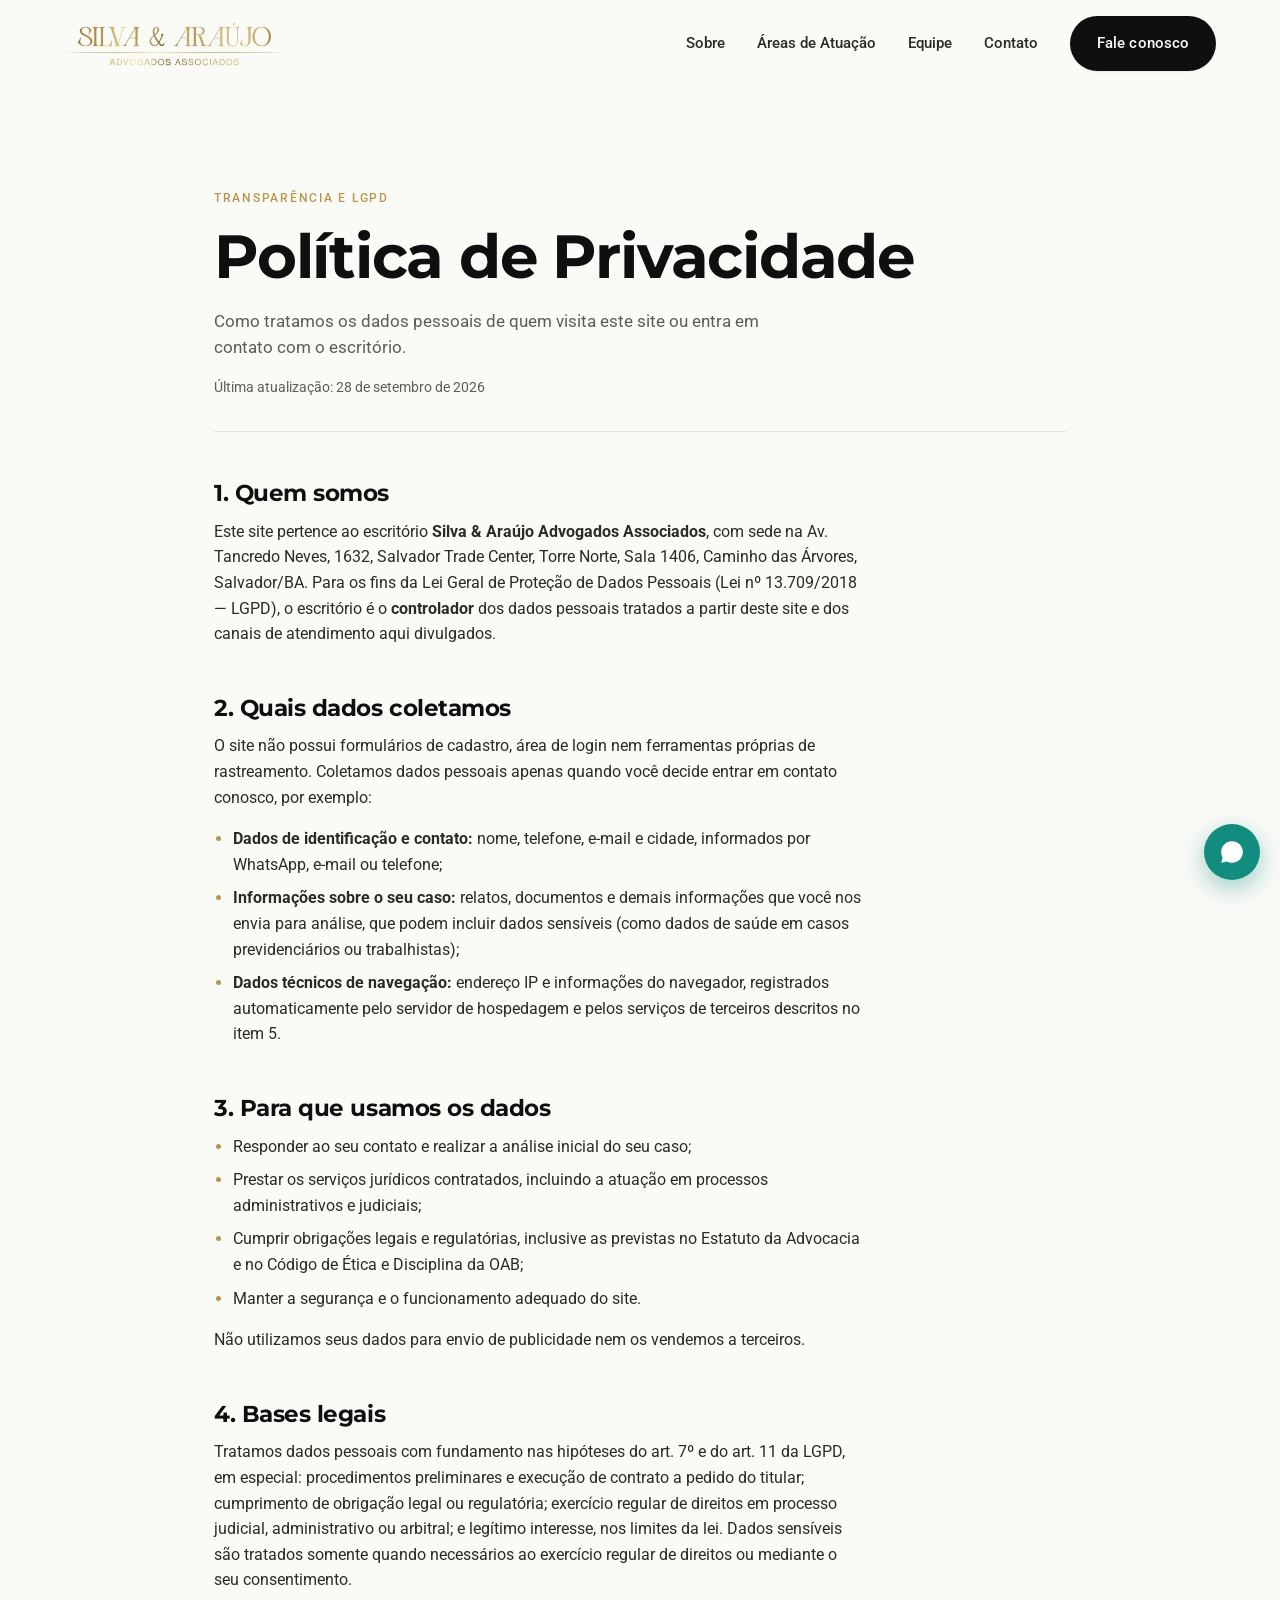
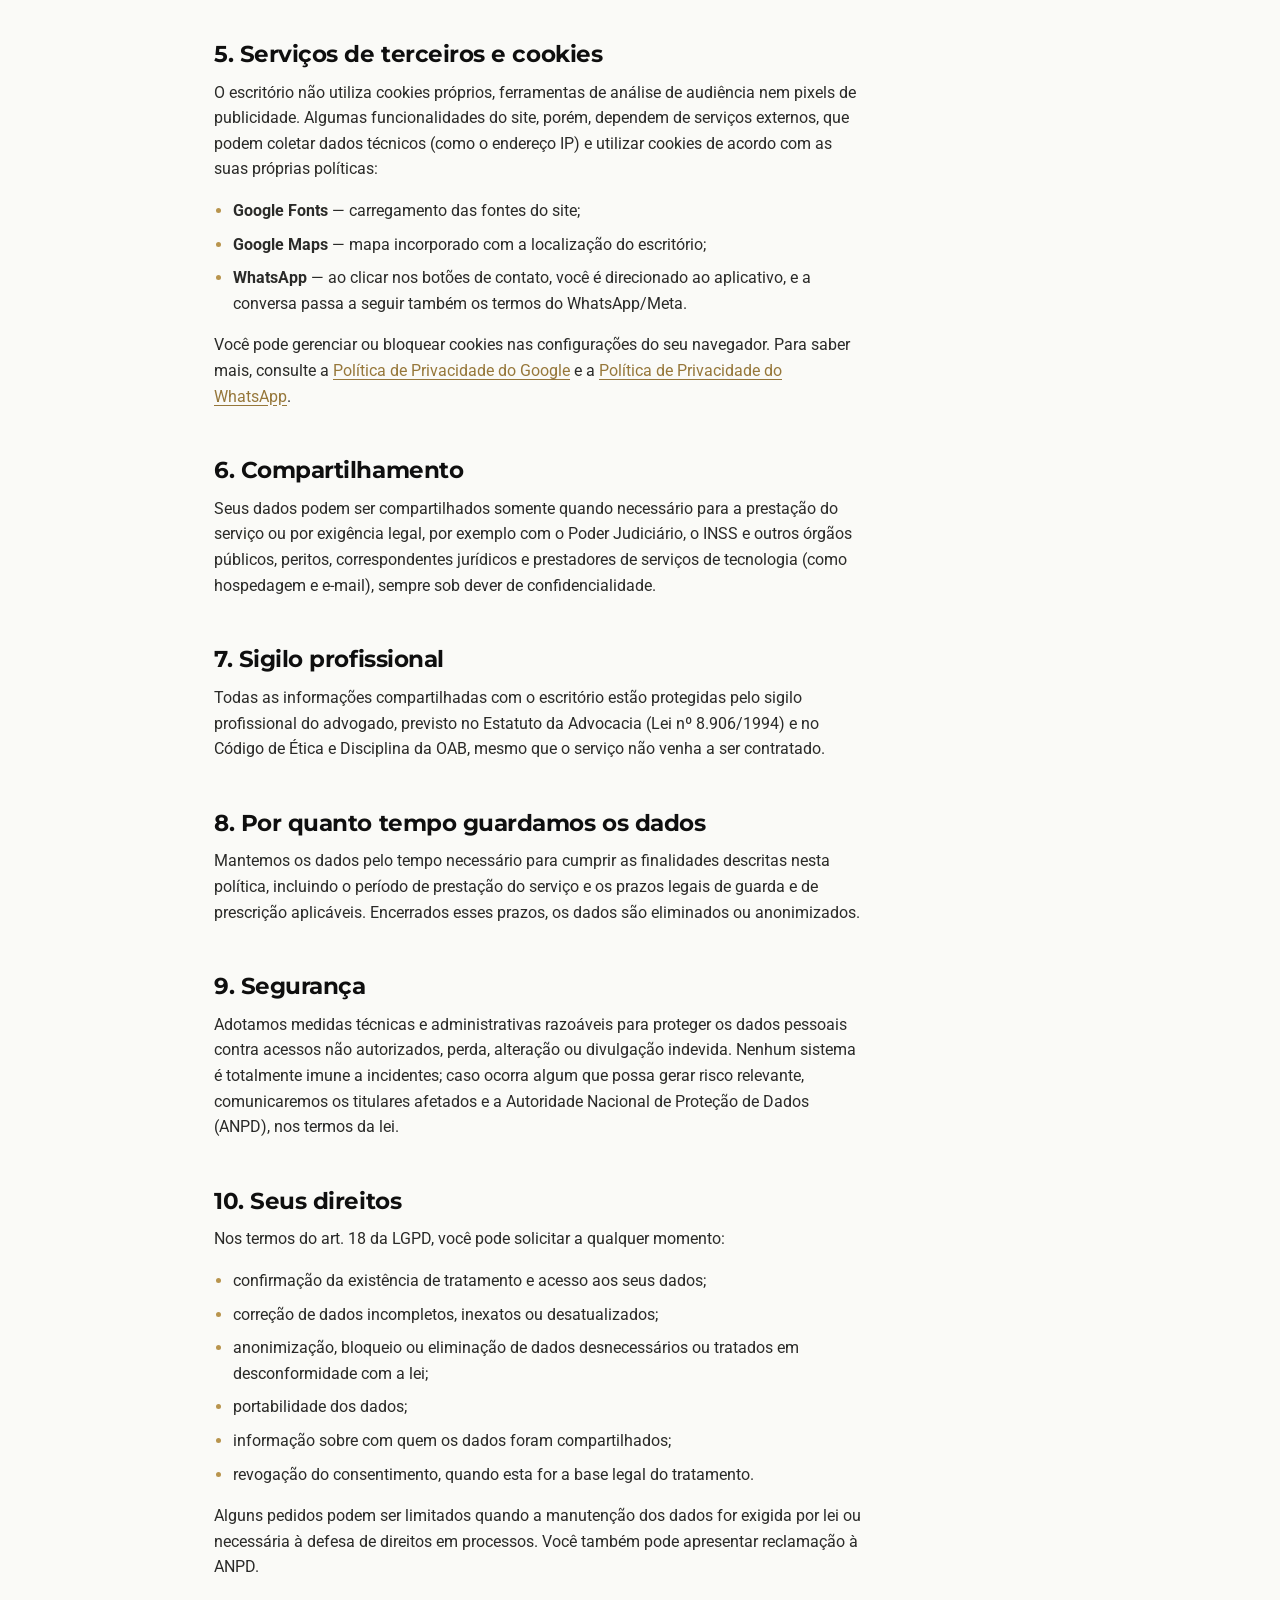
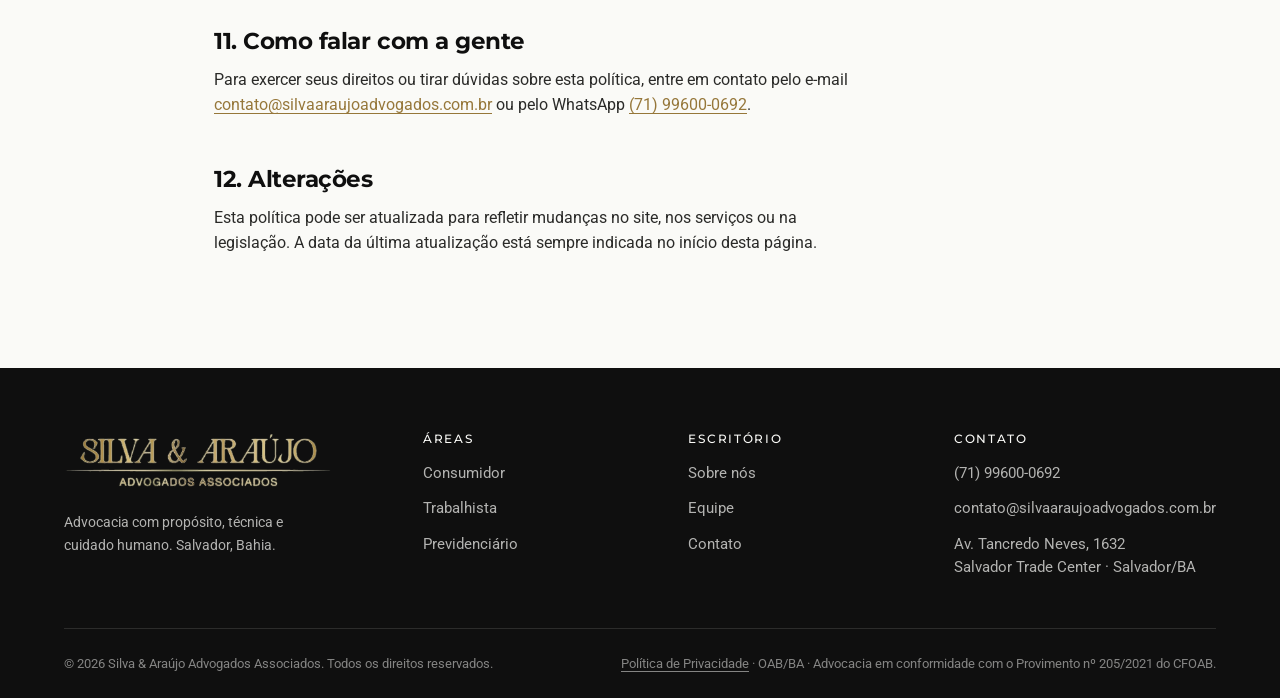
<file: politica-de-privacidade.html>
<!DOCTYPE html>
<html lang="pt-BR">
<head>
  <meta charset="UTF-8" />
  <meta name="viewport" content="width=device-width, initial-scale=1.0" />
  <title>Política de Privacidade | Silva & Araújo Advogados Associados</title>
  <meta name="description" content="Saiba como o escritório Silva & Araújo Advogados Associados trata os dados pessoais de quem visita o site ou entra em contato, em conformidade com a LGPD." />
  <meta name="theme-color" content="#0F0F0F" />

  <link rel="icon" type="image/png" href="assets/img/favicon.png" />
  <link rel="preconnect" href="https://fonts.googleapis.com" />
  <link rel="preconnect" href="https://fonts.gstatic.com" crossorigin />
  <link href="https://fonts.googleapis.com/css2?family=Montserrat:wght@300;400;500;600;700;800&family=Roboto:wght@300;400;500;700&display=swap" rel="stylesheet" />
  <link rel="stylesheet" href="css/styles.css" />
  <link rel="canonical" href="https://silvaaraujoadvogados.com.br/politica-de-privacidade.html" />
</head>
<body>

  <header class="site-header">
    <nav class="nav" aria-label="Principal">
      <a href="index.html" class="brand" aria-label="Silva & Araújo Advogados">
        <img class="brand-logo" src="assets/img/logo-silva-araujo.png" alt="Silva &amp; Araújo Advogados Associados" width="817" height="171" />
      </a>

      <button class="nav-toggle" aria-label="Abrir menu" aria-expanded="false" aria-controls="nav-menu">
        <span></span>
      </button>

      <div class="nav-menu" id="nav-menu">
        <ul class="nav-links">
          <li><a href="index.html#sobre">Sobre</a></li>
          <li><a href="index.html#areas">Áreas de Atuação</a></li>
          <li><a href="index.html#equipe">Equipe</a></li>
          <li><a href="index.html#contato">Contato</a></li>
        </ul>
        <a class="btn btn-primary" href="https://wa.me/5571996000692" target="_blank" rel="noopener">Fale conosco</a>
      </div>
    </nav>
  </header>

  <main>
    <section class="legal">
      <div class="container-narrow">
        <header class="legal-header">
          <span class="eyebrow">Transparência e LGPD</span>
          <h1>Política de Privacidade</h1>
          <p class="lead">Como tratamos os dados pessoais de quem visita este site ou entra em contato com o escritório.</p>
          <p class="legal-updated">Última atualização: 28 de setembro de 2026</p>
        </header>

        <div class="legal-body">
          <h2>1. Quem somos</h2>
          <p>Este site pertence ao escritório <strong>Silva &amp; Araújo Advogados Associados</strong>, com sede na Av. Tancredo Neves, 1632, Salvador Trade Center, Torre Norte, Sala 1406, Caminho das Árvores, Salvador/BA. Para os fins da Lei Geral de Proteção de Dados Pessoais (Lei nº 13.709/2018 — LGPD), o escritório é o <strong>controlador</strong> dos dados pessoais tratados a partir deste site e dos canais de atendimento aqui divulgados.</p>

          <h2>2. Quais dados coletamos</h2>
          <p>O site não possui formulários de cadastro, área de login nem ferramentas próprias de rastreamento. Coletamos dados pessoais apenas quando você decide entrar em contato conosco, por exemplo:</p>
          <ul>
            <li><strong>Dados de identificação e contato:</strong> nome, telefone, e-mail e cidade, informados por WhatsApp, e-mail ou telefone;</li>
            <li><strong>Informações sobre o seu caso:</strong> relatos, documentos e demais informações que você nos envia para análise, que podem incluir dados sensíveis (como dados de saúde em casos previdenciários ou trabalhistas);</li>
            <li><strong>Dados técnicos de navegação:</strong> endereço IP e informações do navegador, registrados automaticamente pelo servidor de hospedagem e pelos serviços de terceiros descritos no item 5.</li>
          </ul>

          <h2>3. Para que usamos os dados</h2>
          <ul>
            <li>Responder ao seu contato e realizar a análise inicial do seu caso;</li>
            <li>Prestar os serviços jurídicos contratados, incluindo a atuação em processos administrativos e judiciais;</li>
            <li>Cumprir obrigações legais e regulatórias, inclusive as previstas no Estatuto da Advocacia e no Código de Ética e Disciplina da OAB;</li>
            <li>Manter a segurança e o funcionamento adequado do site.</li>
          </ul>
          <p>Não utilizamos seus dados para envio de publicidade nem os vendemos a terceiros.</p>

          <h2>4. Bases legais</h2>
          <p>Tratamos dados pessoais com fundamento nas hipóteses do art. 7º e do art. 11 da LGPD, em especial: procedimentos preliminares e execução de contrato a pedido do titular; cumprimento de obrigação legal ou regulatória; exercício regular de direitos em processo judicial, administrativo ou arbitral; e legítimo interesse, nos limites da lei. Dados sensíveis são tratados somente quando necessários ao exercício regular de direitos ou mediante o seu consentimento.</p>

          <h2>5. Serviços de terceiros e cookies</h2>
          <p>O escritório não utiliza cookies próprios, ferramentas de análise de audiência nem pixels de publicidade. Algumas funcionalidades do site, porém, dependem de serviços externos, que podem coletar dados técnicos (como o endereço IP) e utilizar cookies de acordo com as suas próprias políticas:</p>
          <ul>
            <li><strong>Google Fonts</strong> — carregamento das fontes do site;</li>
            <li><strong>Google Maps</strong> — mapa incorporado com a localização do escritório;</li>
            <li><strong>WhatsApp</strong> — ao clicar nos botões de contato, você é direcionado ao aplicativo, e a conversa passa a seguir também os termos do WhatsApp/Meta.</li>
          </ul>
          <p>Você pode gerenciar ou bloquear cookies nas configurações do seu navegador. Para saber mais, consulte a <a href="https://policies.google.com/privacy?hl=pt-BR" target="_blank" rel="noopener">Política de Privacidade do Google</a> e a <a href="https://www.whatsapp.com/legal/privacy-policy?lang=pt_BR" target="_blank" rel="noopener">Política de Privacidade do WhatsApp</a>.</p>

          <h2>6. Compartilhamento</h2>
          <p>Seus dados podem ser compartilhados somente quando necessário para a prestação do serviço ou por exigência legal, por exemplo com o Poder Judiciário, o INSS e outros órgãos públicos, peritos, correspondentes jurídicos e prestadores de serviços de tecnologia (como hospedagem e e-mail), sempre sob dever de confidencialidade.</p>

          <h2>7. Sigilo profissional</h2>
          <p>Todas as informações compartilhadas com o escritório estão protegidas pelo sigilo profissional do advogado, previsto no Estatuto da Advocacia (Lei nº 8.906/1994) e no Código de Ética e Disciplina da OAB, mesmo que o serviço não venha a ser contratado.</p>

          <h2>8. Por quanto tempo guardamos os dados</h2>
          <p>Mantemos os dados pelo tempo necessário para cumprir as finalidades descritas nesta política, incluindo o período de prestação do serviço e os prazos legais de guarda e de prescrição aplicáveis. Encerrados esses prazos, os dados são eliminados ou anonimizados.</p>

          <h2>9. Segurança</h2>
          <p>Adotamos medidas técnicas e administrativas razoáveis para proteger os dados pessoais contra acessos não autorizados, perda, alteração ou divulgação indevida. Nenhum sistema é totalmente imune a incidentes; caso ocorra algum que possa gerar risco relevante, comunicaremos os titulares afetados e a Autoridade Nacional de Proteção de Dados (ANPD), nos termos da lei.</p>

          <h2>10. Seus direitos</h2>
          <p>Nos termos do art. 18 da LGPD, você pode solicitar a qualquer momento:</p>
          <ul>
            <li>confirmação da existência de tratamento e acesso aos seus dados;</li>
            <li>correção de dados incompletos, inexatos ou desatualizados;</li>
            <li>anonimização, bloqueio ou eliminação de dados desnecessários ou tratados em desconformidade com a lei;</li>
            <li>portabilidade dos dados;</li>
            <li>informação sobre com quem os dados foram compartilhados;</li>
            <li>revogação do consentimento, quando esta for a base legal do tratamento.</li>
          </ul>
          <p>Alguns pedidos podem ser limitados quando a manutenção dos dados for exigida por lei ou necessária à defesa de direitos em processos. Você também pode apresentar reclamação à ANPD.</p>

          <h2>11. Como falar com a gente</h2>
          <p>Para exercer seus direitos ou tirar dúvidas sobre esta política, entre em contato pelo e-mail <a href="mailto:contato@silvaaraujoadvogados.com.br">contato@silvaaraujoadvogados.com.br</a> ou pelo WhatsApp <a href="https://wa.me/5571996000692" target="_blank" rel="noopener">(71) 99600-0692</a>.</p>

          <h2>12. Alterações</h2>
          <p>Esta política pode ser atualizada para refletir mudanças no site, nos serviços ou na legislação. A data da última atualização está sempre indicada no início desta página.</p>
        </div>
      </div>
    </section>
  </main>

  <footer class="site-footer">
    <div class="container">
      <div class="footer-grid">
        <div class="footer-brand">
          <a href="index.html" class="brand">
            <img class="brand-logo" src="assets/img/logo-silva-araujo.png" alt="Silva &amp; Araújo Advogados Associados" width="817" height="171" />
          </a>
          <p>Advocacia com propósito, técnica e cuidado humano. Salvador, Bahia.</p>
        </div>

        <div class="footer-col">
          <h4>Áreas</h4>
          <ul>
            <li><a href="consumidor.html">Consumidor</a></li>
            <li><a href="trabalhista.html">Trabalhista</a></li>
            <li><a href="direito-previdenciario.html">Previdenciário</a></li>
          </ul>
        </div>

        <div class="footer-col">
          <h4>Escritório</h4>
          <ul>
            <li><a href="index.html#sobre">Sobre nós</a></li>
            <li><a href="index.html#equipe">Equipe</a></li>
            <li><a href="index.html#contato">Contato</a></li>
          </ul>
        </div>

        <div class="footer-col">
          <h4>Contato</h4>
          <ul>
            <li><a href="https://wa.me/5571996000692" target="_blank" rel="noopener">(71) 99600-0692</a></li>
            <li><a href="mailto:contato@silvaaraujoadvogados.com.br">contato@silvaaraujoadvogados.com.br</a></li>
            <li>Av. Tancredo Neves, 1632<br />Salvador Trade Center · Salvador/BA</li>
          </ul>
        </div>
      </div>

      <div class="footer-bottom">
        <span>© <span id="year"></span> Silva &amp; Araújo Advogados Associados. Todos os direitos reservados.</span>
        <span><a href="politica-de-privacidade.html">Política de Privacidade</a> · OAB/BA · Advocacia em conformidade com o Provimento nº 205/2021 do CFOAB.</span>
      </div>
    </div>
  </footer>

  <a href="https://wa.me/5571996000692" class="wpp-float" target="_blank" rel="noopener" aria-label="WhatsApp">
    <svg width="26" height="26" viewBox="0 0 24 24" fill="currentColor" aria-hidden="true">
      <path d="M17.472 14.382c-.297-.149-1.758-.867-2.03-.967-.273-.099-.471-.148-.67.15-.197.297-.767.966-.94 1.164-.173.199-.347.223-.644.075-.297-.15-1.255-.463-2.39-1.475-.883-.788-1.48-1.761-1.653-2.059-.173-.297-.018-.458.13-.606.134-.133.298-.347.446-.52.149-.174.198-.298.298-.497.099-.198.05-.371-.025-.52-.075-.149-.669-1.612-.916-2.207-.242-.579-.487-.5-.669-.51-.173-.008-.371-.01-.57-.01-.198 0-.52.074-.792.372-.272.297-1.04 1.016-1.04 2.479 0 1.462 1.065 2.875 1.213 3.074.149.198 2.096 3.2 5.077 4.487.71.306 1.263.489 1.695.625.712.227 1.36.195 1.871.118.571-.085 1.758-.719 2.006-1.413.248-.694.248-1.289.173-1.413-.074-.124-.272-.198-.57-.347zM12.01 2.017c-5.523 0-9.994 4.472-9.994 9.994 0 1.762.462 3.482 1.339 4.999L2 22.017l5.152-1.35a9.98 9.98 0 004.858 1.237h.004c5.522 0 9.994-4.471 9.994-9.994s-4.472-9.893-9.998-9.893z"/>
    </svg>
  </a>

  <script src="js/main.js" defer></script>
</body>
</html>
</file>
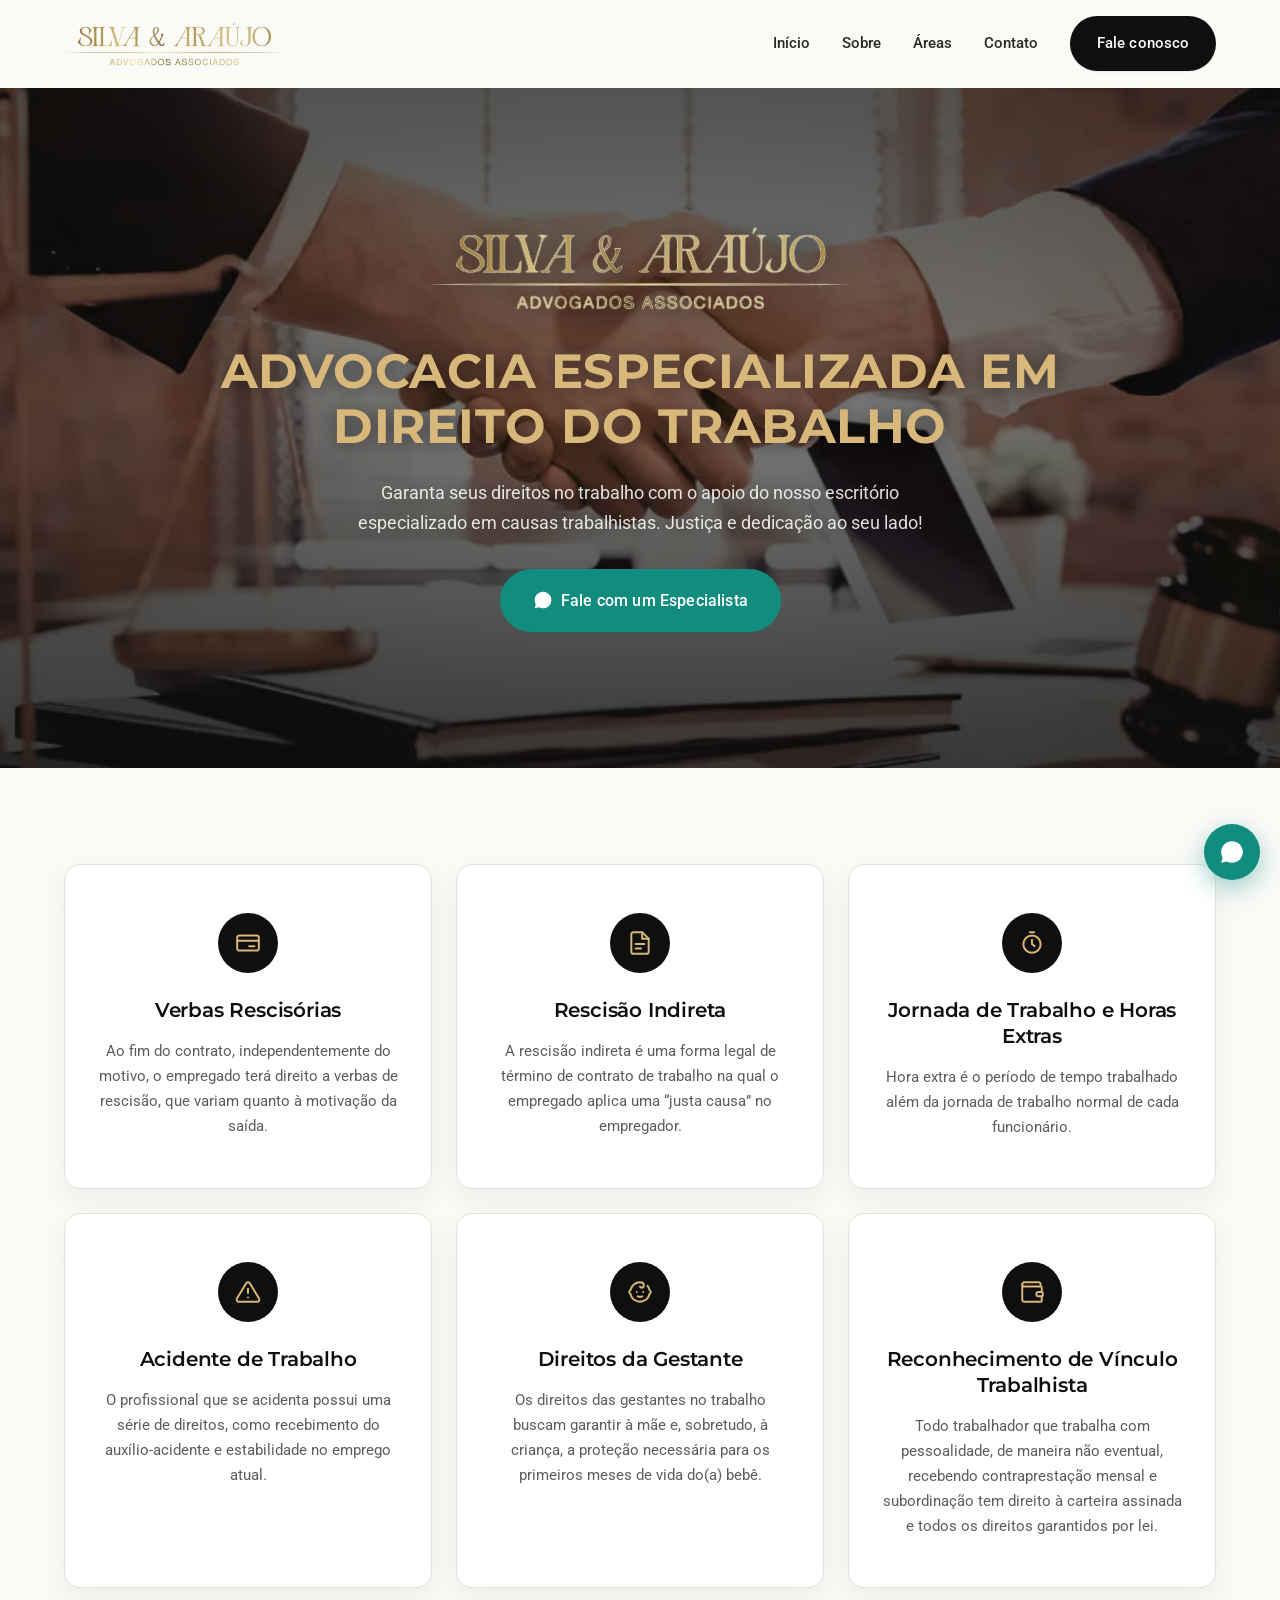
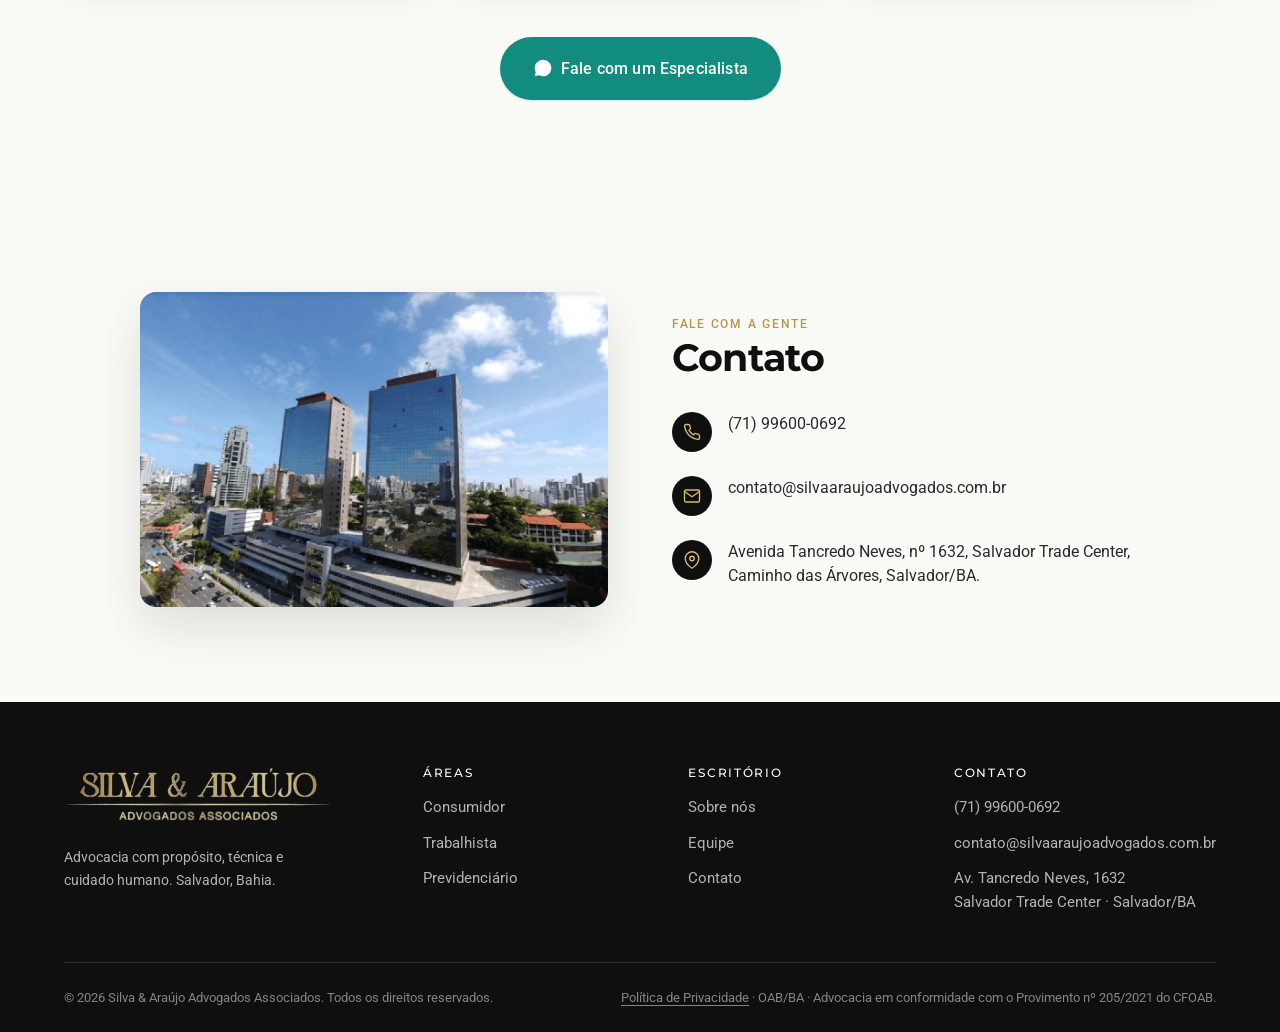
<file: trabalhista.html>
<!DOCTYPE html>
<html lang="pt-BR">
<head>
  <meta charset="UTF-8" />
  <meta name="viewport" content="width=device-width, initial-scale=1.0" />
  <title>Advocacia Trabalhista em Salvador | Silva & Araújo Advogados</title>
  <meta name="description" content="Escritório especializado em Direito do Trabalho em Salvador/BA. Verbas rescisórias, horas extras, rescisão indireta, acidente de trabalho e mais." />
  <meta name="theme-color" content="#0F0F0F" />

  <link rel="icon" type="image/png" href="assets/img/favicon.png" />
  <link rel="preconnect" href="https://fonts.googleapis.com" />
  <link rel="preconnect" href="https://fonts.gstatic.com" crossorigin />
  <link href="https://fonts.googleapis.com/css2?family=Montserrat:wght@300;400;500;600;700;800&family=Roboto:wght@300;400;500;700&display=swap" rel="stylesheet" />
  <link rel="stylesheet" href="css/styles.css" />
</head>
<body>

  <header class="site-header">
    <nav class="nav" aria-label="Principal">
      <a href="index.html" class="brand">
        <img class="brand-logo" src="assets/img/logo-silva-araujo.png" alt="Silva &amp; Araújo Advogados Associados" width="817" height="171" />
      </a>
      <button class="nav-toggle" aria-label="Abrir menu" aria-expanded="false" aria-controls="nav-menu"><span></span></button>
      <div class="nav-menu" id="nav-menu">
        <ul class="nav-links">
          <li><a href="index.html">Início</a></li>
          <li><a href="index.html#sobre">Sobre</a></li>
          <li><a href="index.html#areas">Áreas</a></li>
          <li><a href="index.html#contato">Contato</a></li>
        </ul>
        <a class="btn btn-primary" href="https://wa.me/5571996000692?text=Ol%C3%A1%2C%20preciso%20de%20ajuda%20com%20uma%20quest%C3%A3o%20trabalhista." target="_blank" rel="noopener">Fale conosco</a>
      </div>
    </nav>
  </header>

  <main>

    <!-- HERO -->
    <section class="area-hero">
      <div class="container">
        <div class="area-hero-inner reveal">
          <img class="area-hero-logo" src="assets/img/logo-silva-araujo.png" alt="Silva &amp; Araújo Advogados Associados" width="817" height="171" />
          <h1>Advocacia especializada em Direito do Trabalho</h1>
          <p>Garanta seus direitos no trabalho com o apoio do nosso escritório especializado em causas trabalhistas. Justiça e dedicação ao seu lado!</p>
          <a class="btn btn-wpp btn-large" href="https://wa.me/5571996000692?text=Ol%C3%A1%21%20Gostaria%20de%20uma%20orienta%C3%A7%C3%A3o%20trabalhista." target="_blank" rel="noopener"><svg width="20" height="20" viewBox="0 0 24 24" fill="currentColor" aria-hidden="true"><path d="M17.472 14.382c-.297-.149-1.758-.867-2.03-.967-.273-.099-.471-.148-.67.15-.197.297-.767.966-.94 1.164-.173.199-.347.223-.644.075-.297-.15-1.255-.463-2.39-1.475-.883-.788-1.48-1.761-1.653-2.059-.173-.297-.018-.458.13-.606.134-.133.298-.347.446-.52.149-.174.198-.298.298-.497.099-.198.05-.371-.025-.52-.075-.149-.669-1.612-.916-2.207-.242-.579-.487-.5-.669-.51-.173-.008-.371-.01-.57-.01-.198 0-.52.074-.792.372-.272.297-1.04 1.016-1.04 2.479 0 1.462 1.065 2.875 1.213 3.074.149.198 2.096 3.2 5.077 4.487.71.306 1.263.489 1.695.625.712.227 1.36.195 1.871.118.571-.085 1.758-.719 2.006-1.413.248-.694.248-1.289.173-1.413-.074-.124-.272-.198-.57-.347zM12.01 2.017c-5.523 0-9.994 4.472-9.994 9.994 0 1.762.462 3.482 1.339 4.999L2 22.017l5.152-1.35a9.98 9.98 0 004.858 1.237h.004c5.522 0 9.994-4.471 9.994-9.994s-4.472-9.893-9.998-9.893z"/></svg> Fale com um Especialista</a>
        </div>
      </div>
    </section>

    <!-- SERVIÇOS -->
    <section id="servicos" class="lp-cards">
      <div class="container">
        <div class="area-grid">
          <article class="lp-card reveal">
            <div class="lp-icon" aria-hidden="true"><svg width="26" height="26" viewBox="0 0 24 24" fill="none" stroke="currentColor" stroke-width="1.8" stroke-linecap="round" stroke-linejoin="round"><rect x="2" y="5" width="20" height="14" rx="2"/><line x1="2" y1="10" x2="22" y2="10"/><line x1="13" y1="15" x2="18" y2="15"/></svg></div>
            <h3>Verbas Rescisórias</h3>
            <p>Ao fim do contrato, independentemente do motivo, o empregado terá direito a verbas de rescisão, que variam quanto à motivação da saída.</p>
          </article>
          <article class="lp-card reveal">
            <div class="lp-icon" aria-hidden="true"><svg width="26" height="26" viewBox="0 0 24 24" fill="none" stroke="currentColor" stroke-width="1.8" stroke-linecap="round" stroke-linejoin="round"><path d="M14 2H6a2 2 0 0 0-2 2v16a2 2 0 0 0 2 2h12a2 2 0 0 0 2-2V8z"/><polyline points="14 2 14 8 20 8"/><line x1="8" y1="13" x2="16" y2="13"/><line x1="8" y1="17" x2="13" y2="17"/></svg></div>
            <h3>Rescisão Indireta</h3>
            <p>A rescisão indireta é uma forma legal de término de contrato de trabalho na qual o empregado aplica uma “justa causa” no empregador.</p>
          </article>
          <article class="lp-card reveal">
            <div class="lp-icon" aria-hidden="true"><svg width="26" height="26" viewBox="0 0 24 24" fill="none" stroke="currentColor" stroke-width="1.8" stroke-linecap="round" stroke-linejoin="round"><circle cx="12" cy="13" r="8"/><path d="M12 9v4l2.5 2"/><path d="M10 2h4"/></svg></div>
            <h3>Jornada de Trabalho e Horas Extras</h3>
            <p>Hora extra é o período de tempo trabalhado além da jornada de trabalho normal de cada funcionário.</p>
          </article>
          <article class="lp-card reveal">
            <div class="lp-icon" aria-hidden="true"><svg width="26" height="26" viewBox="0 0 24 24" fill="none" stroke="currentColor" stroke-width="1.8" stroke-linecap="round" stroke-linejoin="round"><path d="M10.3 3.9 1.8 18a2 2 0 0 0 1.7 3h17a2 2 0 0 0 1.7-3L13.7 3.9a2 2 0 0 0-3.4 0z"/><line x1="12" y1="9" x2="12" y2="13"/><line x1="12" y1="17" x2="12.01" y2="17"/></svg></div>
            <h3>Acidente de Trabalho</h3>
            <p>O profissional que se acidenta possui uma série de direitos, como recebimento do auxílio-acidente e estabilidade no emprego atual.</p>
          </article>
          <article class="lp-card reveal">
            <div class="lp-icon" aria-hidden="true"><svg width="26" height="26" viewBox="0 0 24 24" fill="none" stroke="currentColor" stroke-width="1.8" stroke-linecap="round" stroke-linejoin="round"><path d="M9 12h.01M15 12h.01"/><path d="M10 16c.5.3 1.2.5 2 .5s1.5-.2 2-.5"/><path d="M19 6.3a9 9 0 0 1 1.8 3.9 2 2 0 0 1 0 3.6 9 9 0 0 1-17.6 0 2 2 0 0 1 0-3.6A9 9 0 0 1 12 3c2 0 3.5 1.1 3.5 2.5s-.9 2.5-2 2.5c-.8 0-1.5-.4-1.5-1"/></svg></div>
            <h3>Direitos da Gestante</h3>
            <p>Os direitos das gestantes no trabalho buscam garantir à mãe e, sobretudo, à criança, a proteção necessária para os primeiros meses de vida do(a) bebê.</p>
          </article>
          <article class="lp-card reveal">
            <div class="lp-icon" aria-hidden="true"><svg width="26" height="26" viewBox="0 0 24 24" fill="none" stroke="currentColor" stroke-width="1.8" stroke-linecap="round" stroke-linejoin="round"><path d="M20 7V5a2 2 0 0 0-2-2H5a2 2 0 0 0 0 4h15a1 1 0 0 1 1 1v4h-3a2 2 0 0 0 0 4h3a1 1 0 0 0 1-1v-2a1 1 0 0 0-1-1"/><path d="M3 5v14a2 2 0 0 0 2 2h15a1 1 0 0 0 1-1v-4"/></svg></div>
            <h3>Reconhecimento de Vínculo Trabalhista</h3>
            <p>Todo trabalhador que trabalha com pessoalidade, de maneira não eventual, recebendo contraprestação mensal e subordinação tem direito à carteira assinada e todos os direitos garantidos por lei.</p>
          </article>
        </div>
      </div>
    </section>

    <div class="area-cta-row reveal">
      <div class="container"><a class="btn btn-wpp btn-large" href="https://wa.me/5571996000692?text=Ol%C3%A1%21%20Gostaria%20de%20uma%20orienta%C3%A7%C3%A3o%20trabalhista." target="_blank" rel="noopener"><svg width="20" height="20" viewBox="0 0 24 24" fill="currentColor" aria-hidden="true"><path d="M17.472 14.382c-.297-.149-1.758-.867-2.03-.967-.273-.099-.471-.148-.67.15-.197.297-.767.966-.94 1.164-.173.199-.347.223-.644.075-.297-.15-1.255-.463-2.39-1.475-.883-.788-1.48-1.761-1.653-2.059-.173-.297-.018-.458.13-.606.134-.133.298-.347.446-.52.149-.174.198-.298.298-.497.099-.198.05-.371-.025-.52-.075-.149-.669-1.612-.916-2.207-.242-.579-.487-.5-.669-.51-.173-.008-.371-.01-.57-.01-.198 0-.52.074-.792.372-.272.297-1.04 1.016-1.04 2.479 0 1.462 1.065 2.875 1.213 3.074.149.198 2.096 3.2 5.077 4.487.71.306 1.263.489 1.695.625.712.227 1.36.195 1.871.118.571-.085 1.758-.719 2.006-1.413.248-.694.248-1.289.173-1.413-.074-.124-.272-.198-.57-.347zM12.01 2.017c-5.523 0-9.994 4.472-9.994 9.994 0 1.762.462 3.482 1.339 4.999L2 22.017l5.152-1.35a9.98 9.98 0 004.858 1.237h.004c5.522 0 9.994-4.471 9.994-9.994s-4.472-9.893-9.998-9.893z"/></svg> Fale com um Especialista</a></div>
    </div>

    <!-- CONTATO -->
    <section class="area-contact">
      <div class="container">
        <div class="area-contact-grid">
          <div class="area-contact-photo reveal">
            <img src="assets/img/predio.jpg" alt="Salvador Trade Center, onde fica o escritório" loading="lazy" />
          </div>
          <div class="reveal">
            <span class="eyebrow">Fale com a gente</span>
            <h2>Contato</h2>
            <ul class="area-contact-list">
              <li><span class="ic"><svg width="18" height="18" viewBox="0 0 24 24" fill="none" stroke="currentColor" stroke-width="1.8" stroke-linecap="round" stroke-linejoin="round"><path d="M22 16.9v3a2 2 0 0 1-2.2 2 19.8 19.8 0 0 1-8.6-3.1 19.5 19.5 0 0 1-6-6A19.8 19.8 0 0 1 2.1 4.2 2 2 0 0 1 4.1 2h3a2 2 0 0 1 2 1.7c.1.9.4 1.8.7 2.7a2 2 0 0 1-.5 2.1L8 9.8a16 16 0 0 0 6 6l1.3-1.3a2 2 0 0 1 2.1-.4c.9.3 1.8.6 2.7.7a2 2 0 0 1 1.7 2z"/></svg></span><a href="https://wa.me/5571996000692" target="_blank" rel="noopener">(71) 99600-0692</a></li>
              <li><span class="ic"><svg width="18" height="18" viewBox="0 0 24 24" fill="none" stroke="currentColor" stroke-width="1.8" stroke-linecap="round" stroke-linejoin="round"><rect x="2" y="4" width="20" height="16" rx="2"/><path d="m22 6-10 7L2 6"/></svg></span><a href="mailto:contato@silvaaraujoadvogados.com.br">contato@silvaaraujoadvogados.com.br</a></li>
              <li><span class="ic"><svg width="18" height="18" viewBox="0 0 24 24" fill="none" stroke="currentColor" stroke-width="1.8" stroke-linecap="round" stroke-linejoin="round"><path d="M21 10c0 7-9 13-9 13s-9-6-9-13a9 9 0 0 1 18 0z"/><circle cx="12" cy="10" r="3"/></svg></span><span>Avenida Tancredo Neves, nº 1632, Salvador Trade Center, Caminho das Árvores, Salvador/BA.</span></li>
            </ul>
          </div>
        </div>
      </div>
    </section>

  </main>

  <footer class="site-footer">
    <div class="container">
      <div class="footer-grid">
        <div class="footer-brand">
          <a href="index.html" class="brand">
            <img class="brand-logo" src="assets/img/logo-silva-araujo.png" alt="Silva &amp; Araújo Advogados Associados" width="817" height="171" />
          </a>
          <p>Advocacia com propósito, técnica e cuidado humano. Salvador, Bahia.</p>
        </div>
        <div class="footer-col"><h4>Áreas</h4><ul>
          <li><a href="consumidor.html">Consumidor</a></li>
          <li><a href="trabalhista.html">Trabalhista</a></li>
          <li><a href="direito-previdenciario.html">Previdenciário</a></li>
        </ul></div>
        <div class="footer-col"><h4>Escritório</h4><ul>
          <li><a href="index.html#sobre">Sobre nós</a></li>
          <li><a href="index.html#equipe">Equipe</a></li>
          <li><a href="index.html#contato">Contato</a></li>
        </ul></div>
        <div class="footer-col"><h4>Contato</h4><ul>
          <li><a href="https://wa.me/5571996000692" target="_blank" rel="noopener">(71) 99600-0692</a></li>
          <li><a href="mailto:contato@silvaaraujoadvogados.com.br">contato@silvaaraujoadvogados.com.br</a></li>
          <li>Av. Tancredo Neves, 1632<br />Salvador Trade Center · Salvador/BA</li>
        </ul></div>
      </div>
      <div class="footer-bottom">
        <span>© <span id="year"></span> Silva &amp; Araújo Advogados Associados. Todos os direitos reservados.</span>
        <span><a href="politica-de-privacidade.html">Política de Privacidade</a> · OAB/BA · Advocacia em conformidade com o Provimento nº 205/2021 do CFOAB.</span>
      </div>
    </div>
  </footer>

  <a href="https://wa.me/5571996000692?text=Ol%C3%A1%2C%20preciso%20de%20ajuda%20com%20uma%20quest%C3%A3o%20trabalhista." class="wpp-float" target="_blank" rel="noopener" aria-label="WhatsApp">
    <svg width="26" height="26" viewBox="0 0 24 24" fill="currentColor" aria-hidden="true"><path d="M17.472 14.382c-.297-.149-1.758-.867-2.03-.967-.273-.099-.471-.148-.67.15-.197.297-.767.966-.94 1.164-.173.199-.347.223-.644.075-.297-.15-1.255-.463-2.39-1.475-.883-.788-1.48-1.761-1.653-2.059-.173-.297-.018-.458.13-.606.134-.133.298-.347.446-.52.149-.174.198-.298.298-.497.099-.198.05-.371-.025-.52-.075-.149-.669-1.612-.916-2.207-.242-.579-.487-.5-.669-.51-.173-.008-.371-.01-.57-.01-.198 0-.52.074-.792.372-.272.297-1.04 1.016-1.04 2.479 0 1.462 1.065 2.875 1.213 3.074.149.198 2.096 3.2 5.077 4.487.71.306 1.263.489 1.695.625.712.227 1.36.195 1.871.118.571-.085 1.758-.719 2.006-1.413.248-.694.248-1.289.173-1.413-.074-.124-.272-.198-.57-.347zM12.01 2.017c-5.523 0-9.994 4.472-9.994 9.994 0 1.762.462 3.482 1.339 4.999L2 22.017l5.152-1.35a9.98 9.98 0 004.858 1.237h.004c5.522 0 9.994-4.471 9.994-9.994s-4.472-9.893-9.998-9.893z"/></svg>
  </a>

  <script src="js/main.js" defer></script>
</body>
</html>
</file>
<file: css/styles.css>
/* ============================================
   Silva & Araújo Advogados — Design System
   Moderno, clean, neutro
   ============================================ */

:root {
  /* Cores neutras */
  --color-bg: #FAFAF7;
  --color-surface: #FFFFFF;
  --color-surface-alt: #F3F1EB;
  --color-ink: #0F0F0F;
  --color-ink-2: #2A2A28;
  --color-muted: #5C5C5C;
  --color-border: #E5E3DC;
  --color-border-strong: #C9C6BC;

  /* Accent — dourado da marca */
  --color-accent: #B8944D;
  --color-accent-hover: #96773A;
  --color-accent-light: #D8B77A;
  --color-accent-soft: #F1E7D0;

  /* WhatsApp */
  --color-wpp: #128C7E;
  --color-wpp-hover: #0E6E63;

  /* Tipografia */
  --font-sans: 'Roboto', -apple-system, BlinkMacSystemFont, 'Segoe UI', sans-serif;
  --font-display: 'Montserrat', 'Roboto', -apple-system, BlinkMacSystemFont, sans-serif;

  /* Espaçamento */
  --space-1: 0.25rem;
  --space-2: 0.5rem;
  --space-3: 0.75rem;
  --space-4: 1rem;
  --space-5: 1.5rem;
  --space-6: 2rem;
  --space-7: 3rem;
  --space-8: 4rem;
  --space-9: 6rem;
  --space-10: 8rem;

  /* Container */
  --container: 1200px;
  --container-narrow: 900px;

  /* Radius */
  --radius-sm: 4px;
  --radius: 8px;
  --radius-lg: 16px;
  --radius-full: 999px;

  /* Shadow */
  --shadow-sm: 0 1px 2px rgba(15, 15, 15, 0.04);
  --shadow: 0 4px 20px rgba(15, 15, 15, 0.06);
  --shadow-lg: 0 20px 60px rgba(15, 15, 15, 0.10);

  /* Transições — easings refinados */
  --ease: cubic-bezier(0.22, 1, 0.36, 1);
  --ease-out: cubic-bezier(0.16, 1, 0.3, 1);
  --ease-spring: cubic-bezier(0.34, 1.56, 0.64, 1);
  --ease-smooth: cubic-bezier(0.4, 0, 0.2, 1);
  --dur: 400ms;
  --dur-fast: 220ms;
  --dur-slow: 700ms;
}

/* Reset */
*, *::before, *::after {
  box-sizing: border-box;
  margin: 0;
  padding: 0;
}

html {
  scroll-behavior: smooth;
  -webkit-text-size-adjust: 100%;
  -webkit-font-smoothing: antialiased;
  -moz-osx-font-smoothing: grayscale;
}

body {
  font-family: var(--font-sans);
  font-size: 16px;
  line-height: 1.6;
  color: var(--color-ink);
  background: var(--color-bg);
  overflow-x: hidden;
}

img, svg { display: block; max-width: 100%; height: auto; }

a {
  color: inherit;
  text-decoration: none;
  transition: color var(--dur) var(--ease);
}

button {
  font: inherit;
  cursor: pointer;
  border: none;
  background: none;
  color: inherit;
}

ul, ol { list-style: none; }

/* ============================================
   Tipografia
   ============================================ */

.eyebrow {
  display: inline-flex;
  align-items: center;
  font-size: 0.78rem;
  font-weight: 500;
  letter-spacing: 0.14em;
  text-transform: uppercase;
  color: var(--color-accent);
}

h1, h2, h3, h4 {
  font-family: var(--font-display);
  font-weight: 700;
  letter-spacing: -0.02em;
  line-height: 1.15;
  color: var(--color-ink);
}

h1 { font-size: clamp(2.2rem, 5vw, 3.8rem); font-weight: 700; }
h2 { font-size: clamp(1.7rem, 3.2vw, 2.4rem); font-weight: 700; }
h3 { font-size: clamp(1.15rem, 2vw, 1.4rem); font-weight: 600; letter-spacing: -0.01em; }
h4 { font-size: 1.05rem; font-weight: 600; }

p.lead {
  font-size: clamp(1.05rem, 1.3vw, 1.2rem);
  color: var(--color-muted);
  line-height: 1.6;
  max-width: 60ch;
}

/* ============================================
   Layout
   ============================================ */

.container {
  width: 100%;
  max-width: var(--container);
  margin: 0 auto;
  padding: 0 var(--space-5);
}

.container-narrow {
  max-width: var(--container-narrow);
  margin: 0 auto;
  padding: 0 var(--space-5);
}

section { padding: var(--space-9) 0; }

/* ============================================
   Header / Navegação
   ============================================ */

.site-header {
  position: sticky;
  top: 0;
  z-index: 100;
  border-bottom: 1px solid transparent;
  transition:
    border-color var(--dur) var(--ease-out),
    box-shadow var(--dur) var(--ease-out),
    padding var(--dur) var(--ease-out);
}

/* Fundo com blur em pseudo-elemento: backdrop-filter no próprio header
   prenderia o menu mobile (position: fixed) dentro dele. */
.site-header::before {
  content: '';
  position: absolute;
  inset: 0;
  z-index: -1;
  background: rgba(250, 250, 247, 0.72);
  backdrop-filter: saturate(180%) blur(18px);
  -webkit-backdrop-filter: saturate(180%) blur(18px);
  transition: background-color var(--dur) var(--ease-out);
}

.site-header.scrolled {
  border-bottom-color: var(--color-border);
  box-shadow: 0 4px 24px rgba(15, 15, 15, 0.04);
}

.site-header.scrolled::before { background: rgba(250, 250, 247, 0.92); }

.site-header.scrolled .nav { min-height: 64px; }

.nav {
  display: flex;
  align-items: center;
  justify-content: space-between;
  min-height: 76px;
  padding: var(--space-4) var(--space-5);
  max-width: var(--container);
  margin: 0 auto;
  transition: min-height var(--dur) var(--ease-out);
}

.brand {
  display: inline-flex;
  align-items: center;
  gap: var(--space-4);
  color: var(--color-ink);
}

.brand-logo {
  display: block;
  height: 46px;
  width: auto;
  transition: height var(--dur) var(--ease-out);
}
.site-header.scrolled .brand-logo { height: 40px; }
.footer-brand .brand-logo { height: 56px; }
@media (max-width: 640px) {
  .brand-logo { height: 36px; }
  .site-header.scrolled .brand-logo { height: 34px; }
}

.brand-mark {
  width: 44px;
  height: 44px;
  border-radius: 50%;
  background-color: var(--color-ink);
  background-image: url(../assets/img/monograma-dourado.jpg);
  background-size: cover;
  background-position: center;
  background-repeat: no-repeat;
  flex-shrink: 0;
  border: 1px solid var(--color-ink);
}

.brand-text {
  display: flex;
  flex-direction: column;
  line-height: 1;
  gap: 4px;
}

.brand-text .brand-name {
  font-family: var(--font-display);
  font-weight: 400;
  font-size: 1.2rem;
  letter-spacing: -0.005em;
  color: var(--color-ink);
}

.brand-text .brand-sub {
  font-family: var(--font-sans);
  font-size: 0.62rem;
  letter-spacing: 0.22em;
  text-transform: uppercase;
  color: var(--color-muted);
  font-weight: 500;
}

.nav-menu {
  display: flex;
  align-items: center;
  gap: var(--space-6);
}

.nav-links {
  display: flex;
  gap: var(--space-6);
  font-size: 0.95rem;
  font-weight: 500;
}

.nav-links a {
  color: var(--color-ink-2);
  position: relative;
  padding: var(--space-2) 0;
  transition: color var(--dur-fast) var(--ease-out);
}

.nav-links a::after {
  content: '';
  position: absolute;
  left: 0; right: 0; bottom: 0;
  height: 1.5px;
  background: var(--color-accent);
  transform: scaleX(0);
  transform-origin: right center;
  transition: transform var(--dur) var(--ease-out);
}

.nav-links a:hover::after,
.nav-links a.active::after { transform: scaleX(1); transform-origin: left center; }
.nav-links a:hover,
.nav-links a.active { color: var(--color-accent); }

.nav-toggle {
  display: none;
  width: 44px;
  height: 44px;
  align-items: center;
  justify-content: center;
}

.nav-toggle span {
  position: relative;
  display: block;
  width: 22px;
  height: 1.5px;
  background: var(--color-ink);
  transition: transform var(--dur) var(--ease), opacity var(--dur) var(--ease);
}

.nav-toggle span::before,
.nav-toggle span::after {
  content: '';
  position: absolute;
  left: 0;
  width: 22px;
  height: 1.5px;
  background: var(--color-ink);
  transition: transform var(--dur) var(--ease);
}

.nav-toggle span::before { top: -7px; }
.nav-toggle span::after { top: 7px; }

.nav-toggle.open span { background: transparent; }
.nav-toggle.open span::before { transform: translateY(7px) rotate(45deg); }
.nav-toggle.open span::after { transform: translateY(-7px) rotate(-45deg); }

/* ============================================
   Botões
   ============================================ */

.btn {
  display: inline-flex;
  align-items: center;
  justify-content: center;
  gap: var(--space-2);
  padding: 0.9rem 1.6rem;
  font-size: 0.95rem;
  font-weight: 500;
  letter-spacing: 0.01em;
  border-radius: var(--radius-full);
  border: 1px solid transparent;
  transition:
    background-color var(--dur) var(--ease-out),
    color var(--dur) var(--ease-out),
    border-color var(--dur) var(--ease-out),
    transform var(--dur-fast) var(--ease-spring),
    box-shadow var(--dur) var(--ease-out);
  white-space: nowrap;
  cursor: pointer;
  position: relative;
  overflow: hidden;
  will-change: transform;
}

.btn::before {
  content: '';
  position: absolute;
  top: 0;
  left: -100%;
  width: 60%;
  height: 100%;
  background: linear-gradient(90deg, transparent, rgba(255, 255, 255, 0.14), transparent);
  transition: left 600ms var(--ease-out);
  pointer-events: none;
}
.btn:hover::before { left: 130%; }

.btn:active { transform: translateY(0) scale(0.97); transition-duration: 100ms; }

.btn-primary {
  background: var(--color-ink);
  color: var(--color-bg);
  box-shadow: 0 1px 2px rgba(15, 15, 15, 0.08);
}
.btn-primary:hover {
  background: var(--color-accent);
  transform: translateY(-2px);
  box-shadow: 0 12px 28px rgba(184, 148, 77, 0.28);
}

.btn-ghost {
  color: var(--color-ink);
  border-color: var(--color-border-strong);
}
.btn-ghost:hover {
  border-color: var(--color-ink);
  background: var(--color-ink);
  color: var(--color-bg);
  transform: translateY(-2px);
}

.btn-wpp {
  background: var(--color-wpp);
  color: #fff;
  box-shadow: 0 1px 2px rgba(18, 140, 126, 0.2);
}
.btn-wpp:hover {
  background: var(--color-wpp-hover);
  transform: translateY(-2px);
  box-shadow: 0 12px 28px rgba(18, 140, 126, 0.32);
}

.btn-large { padding: 1.1rem 2rem; font-size: 1rem; }

/* ============================================
   Hero
   ============================================ */

.hero {
  padding: var(--space-9) 0 var(--space-10);
  position: relative;
  overflow: hidden;
}

.hero-inner {
  display: grid;
  grid-template-columns: 1.1fr 0.9fr;
  gap: var(--space-9);
  align-items: center;
}

.hero-content > * + * { margin-top: var(--space-5); }

.hero-title {
  font-size: clamp(2.4rem, 5.5vw, 4.8rem);
  line-height: 1.02;
  letter-spacing: -0.03em;
}

.hero-title em {
  font-style: italic;
  color: var(--color-accent);
}

.hero-lead {
  font-size: clamp(1.05rem, 1.3vw, 1.2rem);
  color: var(--color-muted);
  max-width: 55ch;
  line-height: 1.6;
}

.hero-cta {
  display: flex;
  flex-wrap: wrap;
  gap: var(--space-3);
  margin-top: var(--space-6);
}

.hero-meta {
  margin-top: var(--space-7);
  padding-top: var(--space-5);
  border-top: 1px solid var(--color-border);
  display: flex;
  flex-wrap: wrap;
  gap: var(--space-6);
  font-size: 0.85rem;
  color: var(--color-muted);
  letter-spacing: 0.02em;
}

.hero-meta strong {
  display: block;
  color: var(--color-ink);
  font-family: var(--font-display);
  font-size: 1.6rem;
  font-weight: 400;
  margin-bottom: 2px;
}

.hero-visual {
  position: relative;
  aspect-ratio: 4/5;
  background-color: #000;
  background-image: url(../assets/img/logo-dourada.jpg);
  background-size: contain;
  background-position: center;
  background-repeat: no-repeat;
  border-radius: var(--radius-lg);
  overflow: hidden;
  box-shadow: 0 24px 80px rgba(15, 15, 15, 0.18);
}

.hero-visual::before {
  content: '';
  position: absolute;
  inset: 0;
  background:
    radial-gradient(circle at 20% 20%, rgba(216, 183, 122, 0.18), transparent 55%),
    radial-gradient(circle at 80% 90%, rgba(184, 148, 77, 0.12), transparent 55%);
  z-index: 1;
}

.hero-visual-badge {
  position: absolute;
  right: var(--space-5);
  bottom: var(--space-5);
  width: 88px;
  height: 88px;
  border-radius: 50%;
  background-image: url(../assets/img/selo-dourado.jpg);
  background-size: cover;
  background-position: center;
  border: 1px solid rgba(216, 183, 122, 0.4);
  z-index: 2;
  animation: subtle-float 6s ease-in-out infinite;
}

@keyframes subtle-float {
  0%, 100% { transform: translateY(0) rotate(0deg); }
  50% { transform: translateY(-6px) rotate(3deg); }
}

/* Parallax via JS: eleva o transform do próprio elemento */
[data-parallax] {
  transform: translate3d(0, var(--parallax-y, 0), 0);
  transition: transform 120ms linear;
  will-change: transform;
}

/* Landing hero (campanhas) */
.hero.hero-campaign {
  background: var(--color-ink);
  color: var(--color-bg);
  padding: var(--space-10) 0 var(--space-9);
}

.hero-campaign .hero-inner { grid-template-columns: 1fr; text-align: left; max-width: 900px; }
.hero-campaign h1, .hero-campaign p { color: var(--color-bg); }
.hero-campaign .hero-lead { color: rgba(250, 250, 247, 0.75); }
.hero-campaign .eyebrow { color: #D8B77A; }
.hero-campaign .hero-title em { color: #D8B77A; }
.hero-campaign .hero-meta { border-top-color: rgba(250, 250, 247, 0.15); color: rgba(250, 250, 247, 0.7); }
.hero-campaign .hero-meta strong { color: var(--color-bg); }

/* ============================================
   Sections genéricas
   ============================================ */

.section-header {
  max-width: 720px;
  margin-bottom: var(--space-7);
}

.section-header > * + * { margin-top: var(--space-4); }

.section-header.center {
  margin-left: auto;
  margin-right: auto;
  text-align: center;
}

.section-header.center .eyebrow { justify-content: center; }

/* ============================================
   Áreas / Cards
   ============================================ */

.areas-grid {
  display: grid;
  grid-template-columns: repeat(3, 1fr);
  gap: var(--space-5);
}

.area-card {
  display: flex;
  flex-direction: column;
  padding: var(--space-6);
  background: var(--color-surface);
  border: 1px solid var(--color-border);
  border-radius: var(--radius-lg);
  transition:
    transform var(--dur) var(--ease-out),
    border-color var(--dur) var(--ease-out),
    box-shadow var(--dur) var(--ease-out);
  position: relative;
  overflow: hidden;
  will-change: transform;
}

.area-card::after {
  content: '';
  position: absolute;
  inset: 0;
  background: linear-gradient(135deg, transparent 40%, rgba(184, 148, 77, 0.06));
  opacity: 0;
  transition: opacity var(--dur) var(--ease-out);
  pointer-events: none;
}
.area-card:hover::after { opacity: 1; }

.area-card:hover {
  transform: translateY(-6px);
  border-color: var(--color-ink);
  box-shadow: 0 24px 60px rgba(15, 15, 15, 0.10);
}

.area-card h3, .area-card p, .area-card .area-num, .area-card .area-link {
  position: relative;
  z-index: 1;
}

.area-card .area-num {
  font-family: var(--font-display);
  font-size: 0.9rem;
  color: var(--color-muted);
  margin-bottom: var(--space-6);
  letter-spacing: 0.02em;
}

.area-card h3 {
  margin-bottom: var(--space-3);
  font-family: var(--font-display);
  font-size: 1.5rem;
  font-weight: 400;
}

.area-card p {
  color: var(--color-muted);
  font-size: 0.95rem;
  margin-bottom: var(--space-5);
  flex: 1;
}

.area-link {
  display: inline-flex;
  align-items: center;
  gap: var(--space-2);
  font-size: 0.9rem;
  font-weight: 500;
  color: var(--color-ink);
  padding-top: var(--space-4);
  border-top: 1px solid var(--color-border);
}

.area-link:hover { color: var(--color-accent); gap: var(--space-3); }
.area-link::after { content: '→'; transition: transform var(--dur) var(--ease); }

/* ============================================
   Sobre / Split
   ============================================ */

.split {
  display: grid;
  grid-template-columns: 1fr 1fr;
  gap: var(--space-9);
  align-items: center;
}

.split-media {
  aspect-ratio: 3/4;
  background-color: var(--color-ink);
  background-image: url(../assets/img/escritorio-corredor.jpg);
  background-size: cover;
  background-position: center;
  background-repeat: no-repeat;
  border-radius: var(--radius-lg);
  position: relative;
  overflow: hidden;
  box-shadow: 0 24px 80px rgba(15, 15, 15, 0.18);
}

.split-media::before {
  content: '';
  position: absolute;
  inset: 0;
  background: linear-gradient(180deg, transparent 60%, rgba(15, 15, 15, 0.35) 100%);
}

.split-content > * + * { margin-top: var(--space-5); }

.stats-row {
  display: grid;
  grid-template-columns: repeat(3, 1fr);
  gap: var(--space-4);
  margin-top: var(--space-6);
  padding-top: var(--space-6);
  border-top: 1px solid var(--color-border);
}

.stat strong {
  display: block;
  font-family: var(--font-display);
  font-size: 2.2rem;
  font-weight: 400;
  color: var(--color-ink);
  letter-spacing: -0.02em;
}

.stat span {
  font-size: 0.85rem;
  color: var(--color-muted);
  letter-spacing: 0.02em;
}

/* ============================================
   Equipe
   ============================================ */

.team-grid {
  display: grid;
  grid-template-columns: repeat(2, 1fr);
  gap: var(--space-6);
}

.team-card {
  padding: var(--space-6);
  background: var(--color-surface);
  border: 1px solid var(--color-border);
  border-radius: var(--radius-lg);
  transition:
    transform var(--dur) var(--ease-out),
    border-color var(--dur) var(--ease-out),
    box-shadow var(--dur) var(--ease-out);
  will-change: transform;
}
.team-card:hover {
  transform: translateY(-4px);
  border-color: var(--color-accent);
  box-shadow: 0 20px 44px rgba(15, 15, 15, 0.08);
}
.team-card .team-avatar {
  transition:
    transform var(--dur) var(--ease-spring),
    box-shadow var(--dur) var(--ease-out);
}
.team-card:hover .team-avatar {
  transform: scale(1.06);
  box-shadow: 0 10px 24px rgba(15, 15, 15, 0.14);
}

.team-avatar {
  width: 96px;
  height: 96px;
  border-radius: 50%;
  background: linear-gradient(135deg, var(--color-accent-soft), var(--color-surface-alt));
  background-size: cover;
  background-position: center top;
  display: flex;
  align-items: center;
  justify-content: center;
  font-family: var(--font-display);
  font-size: 2rem;
  color: var(--color-accent);
  margin-bottom: var(--space-5);
  overflow: hidden;
  border: 2px solid var(--color-surface);
  box-shadow: 0 4px 16px rgba(15, 15, 15, 0.08);
}

.team-avatar.has-photo { background-color: var(--color-surface-alt); }

.team-card h3 { font-family: var(--font-display); font-weight: 700; font-size: 1.4rem; }
.team-card .role { color: var(--color-accent); font-size: 0.85rem; letter-spacing: 0.08em; text-transform: uppercase; margin: var(--space-2) 0 var(--space-4); font-weight: 500; }
.team-card p { color: var(--color-muted); font-size: 0.95rem; }

/* ============================================
   Serviços (landing pages)
   ============================================ */

.services {
  padding: var(--space-9) 0;
  background: var(--color-surface-alt);
}

.services-grid {
  display: grid;
  grid-template-columns: repeat(4, 1fr);
  gap: var(--space-5);
  margin-top: var(--space-7);
}

.services-grid--3 { grid-template-columns: repeat(3, 1fr); }

.service-card {
  background: var(--color-surface);
  padding: var(--space-6);
  border-radius: var(--radius-lg);
  border: 1px solid var(--color-border);
  transition:
    transform var(--dur) var(--ease-out),
    border-color var(--dur) var(--ease-out),
    box-shadow var(--dur) var(--ease-out);
  will-change: transform;
}

.service-card:hover {
  transform: translateY(-4px);
  border-color: var(--color-accent);
  box-shadow: 0 20px 40px rgba(184, 148, 77, 0.08);
}
.service-card:hover .service-icon {
  transform: rotate(-6deg) scale(1.08);
  background: var(--color-accent);
  color: #fff;
}

.service-icon {
  width: 44px;
  height: 44px;
  border-radius: var(--radius);
  background: var(--color-accent-soft);
  display: flex;
  align-items: center;
  justify-content: center;
  color: var(--color-accent);
  margin-bottom: var(--space-4);
  transition:
    transform var(--dur) var(--ease-spring),
    background-color var(--dur) var(--ease-out),
    color var(--dur) var(--ease-out);
}

.service-card h3 {
  margin-bottom: var(--space-3);
  font-family: var(--font-display);
  font-size: 1.25rem;
  font-weight: 400;
}

.service-card p { color: var(--color-muted); font-size: 0.95rem; }

/* Lista de bullets em serviços */
.check-list {
  display: grid;
  gap: var(--space-3);
}

.check-list li {
  display: flex;
  align-items: flex-start;
  gap: var(--space-3);
  padding: var(--space-3) 0;
  border-bottom: 1px solid var(--color-border);
  color: var(--color-ink-2);
  font-size: 0.98rem;
}

.check-list li::before {
  content: '';
  flex-shrink: 0;
  width: 18px;
  height: 18px;
  margin-top: 4px;
  border-radius: 50%;
  background: var(--color-accent-soft);
  background-image: url("data:image/svg+xml,%3Csvg xmlns='http://www.w3.org/2000/svg' viewBox='0 0 24 24' fill='none' stroke='%23B8944D' stroke-width='3' stroke-linecap='round' stroke-linejoin='round'%3E%3Cpolyline points='20 6 9 17 4 12'/%3E%3C/svg%3E");
  background-size: 12px;
  background-position: center;
  background-repeat: no-repeat;
}

.two-col {
  display: grid;
  grid-template-columns: 1fr 1fr;
  gap: var(--space-8);
  align-items: flex-start;
}

/* ============================================
   FAQ
   ============================================ */

.faq {
  max-width: 780px;
  margin: 0 auto;
}

.faq-item {
  border-bottom: 1px solid var(--color-border);
}

.faq-item summary {
  display: flex;
  align-items: center;
  justify-content: space-between;
  padding: var(--space-5) 0;
  font-size: 1.05rem;
  font-weight: 500;
  color: var(--color-ink);
  cursor: pointer;
  list-style: none;
}

.faq-item summary::-webkit-details-marker { display: none; }

.faq-item summary::after {
  content: '';
  width: 12px;
  height: 12px;
  border-right: 1.5px solid var(--color-ink);
  border-bottom: 1.5px solid var(--color-ink);
  transform: rotate(45deg);
  transition: transform var(--dur) var(--ease);
  flex-shrink: 0;
  margin-left: var(--space-4);
}

.faq-item[open] summary::after { transform: rotate(-135deg); }

.faq-item .faq-body {
  padding: 0 0 var(--space-5);
  color: var(--color-muted);
  font-size: 0.98rem;
  line-height: 1.7;
  max-width: 65ch;
}

/* ============================================
   Banner Google Reviews
   ============================================ */

.google-banner {
  background: var(--color-surface);
  border-top: 1px solid var(--color-border);
  border-bottom: 1px solid var(--color-border);
  padding: var(--space-8) 0;
}

.google-banner-inner {
  display: grid;
  grid-template-columns: 300px 1fr;
  gap: var(--space-8);
  align-items: center;
}

.google-badge-block { text-align: center; }
.google-badge-block img { height: 140px; width: auto; margin: 0 auto var(--space-4); }
.google-badge-block .caption {
  font-family: var(--font-display);
  font-size: 1.15rem;
  color: var(--color-ink);
  line-height: 1.35;
  letter-spacing: -0.01em;
}
.google-badge-block .caption strong { color: var(--color-accent); font-weight: 500; }

.google-reviews {
  display: grid;
  grid-template-columns: repeat(2, 1fr);
  gap: var(--space-4);
}

.review-card {
  background: var(--color-surface-alt);
  padding: var(--space-5);
  border-radius: var(--radius);
  border: 1px solid var(--color-border);
  position: relative;
  transition:
    transform var(--dur) var(--ease-out),
    border-color var(--dur) var(--ease-out),
    box-shadow var(--dur) var(--ease-out);
  will-change: transform;
}
.review-card:hover {
  transform: translateY(-3px);
  border-color: var(--color-accent);
  box-shadow: 0 16px 32px rgba(15, 15, 15, 0.06);
}

.review-head {
  display: flex;
  align-items: center;
  gap: var(--space-3);
  margin-bottom: var(--space-3);
}
.review-avatar {
  width: 40px; height: 40px; border-radius: 50%;
  background: var(--color-accent-soft);
  color: var(--color-accent);
  display: flex; align-items: center; justify-content: center;
  font-family: var(--font-display); font-weight: 500;
  font-size: 1rem;
  flex-shrink: 0;
  overflow: hidden;
  background-size: cover;
  background-position: center;
}
.review-avatar.has-photo { color: transparent; }
.review-meta { flex: 1; }
.review-meta strong { display: block; font-size: 0.95rem; font-weight: 600; color: var(--color-ink); }
.review-meta small { color: var(--color-muted); font-size: 0.78rem; }
.review-badge {
  width: 20px; height: 20px;
  background-image: url("data:image/svg+xml,%3Csvg xmlns='http://www.w3.org/2000/svg' viewBox='0 0 48 48'%3E%3Cpath fill='%234285F4' d='M24 9.5c3.54 0 6.71 1.22 9.21 3.6l6.85-6.85C35.9 2.38 30.47 0 24 0 14.62 0 6.51 5.38 2.56 13.22l7.98 6.19C12.43 13.72 17.74 9.5 24 9.5z'/%3E%3Cpath fill='%2334A853' d='M46.98 24.55c0-1.57-.15-3.09-.38-4.55H24v9.02h12.94c-.58 2.96-2.26 5.48-4.78 7.18l7.73 6c4.51-4.18 7.09-10.36 7.09-17.65z'/%3E%3Cpath fill='%23FBBC05' d='M10.53 28.59c-.48-1.45-.76-2.99-.76-4.59s.27-3.14.76-4.59l-7.98-6.19C.92 16.46 0 20.12 0 24c0 3.88.92 7.54 2.56 10.78l7.97-6.19z'/%3E%3Cpath fill='%23EA4335' d='M24 48c6.48 0 11.93-2.13 15.89-5.81l-7.73-6c-2.15 1.45-4.92 2.3-8.16 2.3-6.26 0-11.57-4.22-13.47-9.91l-7.98 6.19C6.51 42.62 14.62 48 24 48z'/%3E%3C/svg%3E");
  background-size: contain; background-repeat: no-repeat;
}
.review-stars {
  color: #F5B301;
  font-size: 0.85rem;
  letter-spacing: 3px;
  margin-bottom: var(--space-2);
}
.review-text { color: var(--color-ink-2); font-size: 0.92rem; line-height: 1.55; }

@media (max-width: 900px) {
  .google-banner-inner { grid-template-columns: 1fr; }
  .google-reviews { grid-template-columns: 1fr; }
}
@media (max-width: 640px) {
  .google-badge-block img { height: 100px; }
}

/* ============================================
   Vitrine do escritório (fotos + texto)
   ============================================ */

.office-showcase { padding: var(--space-9) 0; background: var(--color-surface-alt); }

.office-inner {
  background: var(--color-surface);
  border-radius: var(--radius-lg);
  padding: var(--space-7);
  display: grid;
  grid-template-columns: 1.1fr 1fr;
  gap: var(--space-7);
  align-items: center;
  border: 1px solid var(--color-border);
  box-shadow: 0 8px 40px rgba(15, 15, 15, 0.06);
}

.office-gallery {
  display: grid;
  grid-template-columns: 1fr 1fr;
  gap: var(--space-3);
}
.office-gallery img {
  width: 100%;
  aspect-ratio: 3/4;
  object-fit: cover;
  border-radius: var(--radius);
  display: block;
  transition: transform 900ms var(--ease-out), filter var(--dur) var(--ease-out);
  filter: saturate(0.95);
  will-change: transform;
}
.office-gallery img:hover {
  transform: scale(1.03);
  filter: saturate(1.1);
}
.office-content .eyebrow { margin-bottom: var(--space-3); }
.office-content h2 { font-family: var(--font-display); font-weight: 700; margin-bottom: var(--space-4); }
.office-content p { color: var(--color-muted); margin-bottom: var(--space-4); }

@media (max-width: 900px) {
  .office-inner { grid-template-columns: 1fr; padding: var(--space-5); }
}

/* ============================================
   Quem somos — slide da equipe
   ============================================ */

.who-slide {
  position: relative;
  padding: var(--space-9) 0;
  background: var(--color-ink);
  color: var(--color-bg);
  overflow: hidden;
}
.who-slide::before {
  content: '';
  position: absolute; inset: 0;
  background: url(../assets/img/escritorio-sala-reuniao.jpg) center/cover no-repeat;
  opacity: 0.12;
  filter: grayscale(1);
}
.who-slide .container { position: relative; z-index: 1; }

.who-grid {
  display: grid;
  grid-template-columns: 1fr 1fr;
  gap: var(--space-8);
  align-items: center;
}
.who-content h2 {
  color: var(--color-bg);
  font-size: clamp(2rem, 3.5vw, 3rem);
  margin-bottom: var(--space-3);
}
.who-content .eyebrow { color: var(--color-accent-light); margin-bottom: var(--space-4); }
.who-content p {
  color: rgba(250, 250, 247, 0.78);
  margin-bottom: var(--space-4);
  max-width: 52ch;
  line-height: 1.7;
}

.who-carousel {
  position: relative;
  border-radius: var(--radius-lg);
  overflow: hidden;
  border: 1px solid rgba(216, 183, 122, 0.25);
  aspect-ratio: 4/5;
  background: var(--color-ink-2);
  box-shadow: 0 24px 80px rgba(0, 0, 0, 0.4);
}
.who-slide-item {
  position: absolute; inset: 0;
  opacity: 0;
  transform: scale(1.04);
  transition:
    opacity 900ms var(--ease-out),
    transform 1200ms var(--ease-out);
  pointer-events: none;
}
.who-slide-item.active {
  opacity: 1;
  transform: scale(1);
  pointer-events: auto;
}
.who-slide-item img {
  width: 100%; height: 100%;
  object-fit: cover;
  object-position: center top;
  display: block;
}
.who-slide-caption {
  position: absolute; bottom: 0; left: 0; right: 0;
  padding: var(--space-6) var(--space-5) var(--space-5);
  background: linear-gradient(180deg, transparent, rgba(15, 15, 15, 0.9));
  color: var(--color-bg);
}
.who-slide-caption strong {
  font-family: var(--font-display);
  font-weight: 500;
  display: block;
  font-size: 1.35rem;
  letter-spacing: -0.01em;
}
.who-slide-caption small {
  display: block;
  color: var(--color-accent-light);
  font-size: 0.8rem;
  letter-spacing: 0.12em;
  text-transform: uppercase;
  margin-top: 4px;
}

.who-nav {
  position: absolute; top: 50%;
  transform: translateY(-50%);
  width: 44px; height: 44px;
  border-radius: 50%;
  background: rgba(15, 15, 15, 0.55);
  color: var(--color-bg);
  border: 1px solid rgba(216, 183, 122, 0.35);
  display: flex; align-items: center; justify-content: center;
  cursor: pointer;
  transition: background var(--dur), border-color var(--dur);
  z-index: 3;
  backdrop-filter: blur(4px);
}
.who-nav:hover { background: var(--color-accent); border-color: var(--color-accent); }
.who-nav.prev { left: var(--space-3); }
.who-nav.next { right: var(--space-3); }

.who-dots {
  position: absolute;
  bottom: var(--space-3);
  left: 50%;
  transform: translateX(-50%);
  display: flex;
  gap: 8px;
  z-index: 2;
}
.who-dot {
  width: 8px; height: 8px;
  border-radius: 50%;
  background: rgba(250, 250, 247, 0.4);
  cursor: pointer;
  transition: background 200ms;
  border: 0;
  padding: 0;
}
.who-dot.active { background: var(--color-accent-light); width: 24px; border-radius: 4px; }

@media (max-width: 900px) {
  .who-grid { grid-template-columns: 1fr; }
}

.google-banner-text strong { color: var(--color-accent); font-weight: 500; }

/* ============================================
   Bloco de impacto (números grandes)
   ============================================ */

.impact {
  padding: var(--space-9) 0;
  background: var(--color-ink);
  color: var(--color-bg);
  text-align: center;
}

.impact h2 { color: var(--color-bg); max-width: 24ch; margin: 0 auto var(--space-4); }
.impact h2 em { color: #D8B77A; font-style: italic; }
.impact p { color: rgba(250, 250, 247, 0.7); max-width: 60ch; margin: 0 auto var(--space-7); }

.impact-grid {
  display: grid;
  grid-template-columns: repeat(3, 1fr);
  gap: var(--space-6);
  max-width: 900px;
  margin: 0 auto;
}

.impact-item strong {
  display: block;
  font-family: var(--font-display);
  font-size: clamp(2.4rem, 4vw, 3.4rem);
  font-weight: 400;
  color: #D8B77A;
  letter-spacing: -0.02em;
  line-height: 1;
  margin-bottom: var(--space-3);
}

.impact-item span {
  font-size: 0.9rem;
  color: rgba(250, 250, 247, 0.7);
  letter-spacing: 0.02em;
}

/* ============================================
   Cards de elegibilidade
   ============================================ */

.eligibility-grid {
  display: grid;
  grid-template-columns: 1fr 1fr;
  gap: var(--space-6);
  margin-top: var(--space-7);
}

.eligibility-card {
  background: var(--color-surface);
  padding: var(--space-7);
  border: 1px solid var(--color-border);
  border-radius: var(--radius-lg);
  transition: all var(--dur) var(--ease);
}

.eligibility-card:hover {
  border-color: var(--color-accent);
  transform: translateY(-3px);
  box-shadow: var(--shadow);
}

.eligibility-card .icon-wrap {
  width: 56px;
  height: 56px;
  border-radius: 50%;
  background: var(--color-accent-soft);
  color: var(--color-accent);
  display: flex;
  align-items: center;
  justify-content: center;
  margin-bottom: var(--space-5);
}

.eligibility-card h3 {
  font-family: var(--font-display);
  font-weight: 400;
  font-size: 1.5rem;
  margin-bottom: var(--space-3);
}

.eligibility-card p {
  color: var(--color-muted);
  margin-bottom: var(--space-4);
}

.eligibility-card ul {
  display: grid;
  gap: var(--space-2);
}

.eligibility-card ul li {
  padding-left: var(--space-4);
  position: relative;
  font-size: 0.95rem;
  color: var(--color-ink-2);
}

.eligibility-card ul li::before {
  content: '';
  position: absolute;
  left: 0;
  top: 0.5em;
  width: 6px;
  height: 6px;
  border-radius: 50%;
  background: var(--color-accent);
}

@media (max-width: 720px) {
  .eligibility-grid, .impact-grid { grid-template-columns: 1fr; }
}

/* ============================================
   Localização (mapa + endereço)
   ============================================ */

.location {
  padding: var(--space-9) 0;
  background: var(--color-surface-alt);
}

.location-grid {
  display: grid;
  grid-template-columns: 1fr 1fr;
  gap: var(--space-7);
  align-items: stretch;
}

.location-info {
  display: flex;
  flex-direction: column;
  justify-content: center;
}

.location-info > * + * { margin-top: var(--space-4); }

.location-details {
  margin-top: var(--space-5);
  display: grid;
  gap: var(--space-4);
}

.location-item {
  display: flex;
  align-items: flex-start;
  gap: var(--space-4);
  padding: var(--space-4) 0;
  border-top: 1px solid var(--color-border);
}
.location-item:last-child { border-bottom: 1px solid var(--color-border); }

.location-item .icon {
  width: 36px;
  height: 36px;
  border-radius: 50%;
  background: var(--color-accent-soft);
  color: var(--color-accent);
  display: flex;
  align-items: center;
  justify-content: center;
  flex-shrink: 0;
}

.location-item .label {
  display: block;
  font-size: 0.72rem;
  letter-spacing: 0.14em;
  text-transform: uppercase;
  color: var(--color-muted);
  font-weight: 500;
  margin-bottom: 4px;
}

.location-item .value {
  color: var(--color-ink);
  font-size: 0.98rem;
  line-height: 1.55;
}
.location-item .value a { color: var(--color-ink); font-weight: 500; }
.location-item .value a:hover { color: var(--color-accent); }

.location-map {
  border-radius: var(--radius-lg);
  overflow: hidden;
  border: 1px solid var(--color-border);
  box-shadow: 0 24px 60px rgba(15, 15, 15, 0.08);
  min-height: 460px;
  position: relative;
  background: var(--color-ink);
  background-image: url(../assets/img/predio.jpg);
  background-size: cover;
  background-position: center;
}

.location-map iframe {
  position: absolute;
  inset: 0;
  width: 100%;
  height: 100%;
  border: 0;
  display: block;
}

@media (max-width: 960px) {
  .location-grid { grid-template-columns: 1fr; }
  .location-map { min-height: 340px; }
}

/* Mapa compacto */
.mini-location {
  padding: var(--space-8) 0;
  background: var(--color-surface-alt);
}
.mini-location-grid {
  display: grid;
  grid-template-columns: 1fr 1fr;
  gap: var(--space-6);
  align-items: center;
}
.mini-location-info h3 {
  font-family: var(--font-display);
  font-weight: 400;
  font-size: 1.6rem;
  margin-bottom: var(--space-3);
}
.mini-location-info address {
  font-style: normal;
  color: var(--color-muted);
  line-height: 1.7;
  font-size: 0.95rem;
  margin-bottom: var(--space-4);
}
.mini-location-info .actions {
  display: flex;
  flex-wrap: wrap;
  gap: var(--space-3);
}
.mini-map {
  border-radius: var(--radius-lg);
  overflow: hidden;
  border: 1px solid var(--color-border);
  box-shadow: 0 12px 40px rgba(15, 15, 15, 0.06);
  aspect-ratio: 16/10;
  position: relative;
}
.mini-map iframe {
  position: absolute; inset: 0;
  width: 100%; height: 100%;
  border: 0;
}
@media (max-width: 720px) {
  .mini-location-grid { grid-template-columns: 1fr; }
}

/* ============================================
   CTA
   ============================================ */

.cta {
  background: var(--color-ink);
  color: var(--color-bg);
  padding: var(--space-9) 0;
  text-align: center;
}

.cta h2 { color: var(--color-bg); max-width: 20ch; margin: 0 auto var(--space-4); }
.cta h2 em { color: #D8B77A; font-style: italic; }
.cta p { color: rgba(250, 250, 247, 0.7); max-width: 55ch; margin: 0 auto var(--space-6); }
.cta .btn-wpp { padding: 1.1rem 2rem; font-size: 1rem; }

/* ============================================
   Footer
   ============================================ */

.site-footer {
  background: var(--color-ink);
  color: rgba(250, 250, 247, 0.7);
  padding: var(--space-8) 0 var(--space-5);
}

.footer-grid {
  display: grid;
  grid-template-columns: 1.4fr 1fr 1fr 1fr;
  gap: var(--space-6);
  padding-bottom: var(--space-7);
  border-bottom: 1px solid rgba(250, 250, 247, 0.12);
}

.footer-brand .brand { color: var(--color-bg); }
.footer-brand .brand-mark {
  background-color: var(--color-ink);
  background-image: url(../assets/img/monograma-dourado.jpg);
  border-color: rgba(216, 183, 122, 0.35);
}
.footer-brand .brand-text .brand-name { color: var(--color-bg); }
.footer-brand .brand-text .brand-sub { color: rgba(250, 250, 247, 0.5); }
.footer-brand p { margin-top: var(--space-4); font-size: 0.9rem; max-width: 32ch; }

.footer-col h4 {
  color: var(--color-bg);
  font-size: 0.75rem;
  letter-spacing: 0.14em;
  text-transform: uppercase;
  margin-bottom: var(--space-4);
  font-weight: 500;
}

.footer-col ul { display: grid; gap: var(--space-3); font-size: 0.92rem; }
.footer-col a:hover { color: var(--color-bg); }

.footer-bottom {
  display: flex;
  justify-content: space-between;
  align-items: center;
  padding-top: var(--space-5);
  font-size: 0.82rem;
  color: rgba(250, 250, 247, 0.5);
  flex-wrap: wrap;
  gap: var(--space-3);
}

/* ============================================
   WhatsApp Flutuante
   ============================================ */

.wpp-float {
  position: fixed;
  right: 20px;
  bottom: 20px;
  z-index: 90;
  width: 56px;
  height: 56px;
  border-radius: 50%;
  background: var(--color-wpp);
  color: #fff;
  display: flex;
  align-items: center;
  justify-content: center;
  box-shadow: 0 8px 24px rgba(18, 140, 126, 0.4);
  transition:
    transform var(--dur) var(--ease-spring),
    box-shadow var(--dur) var(--ease-out),
    background-color var(--dur) var(--ease-out);
  animation: wpp-pulse 2.4s var(--ease-out) infinite;
}

.wpp-float:hover {
  transform: scale(1.1);
  background: var(--color-wpp-hover);
  box-shadow: 0 14px 36px rgba(18, 140, 126, 0.5);
  animation-play-state: paused;
}

@keyframes wpp-pulse {
  0%, 100% { box-shadow: 0 8px 24px rgba(18, 140, 126, 0.4), 0 0 0 0 rgba(18, 140, 126, 0.3); }
  50% { box-shadow: 0 8px 24px rgba(18, 140, 126, 0.4), 0 0 0 14px rgba(18, 140, 126, 0); }
}

/* ============================================
   Reveal (animação sutil de entrada, com stagger)
   ============================================ */

.reveal {
  opacity: 0;
  transform: translate3d(0, 28px, 0);
  transition:
    opacity var(--dur-slow) var(--ease-out),
    transform var(--dur-slow) var(--ease-out);
  transition-delay: var(--reveal-delay, 0ms);
  will-change: transform, opacity;
}

.reveal.is-visible {
  opacity: 1;
  transform: translate3d(0, 0, 0);
}

/* Stagger automático em grids: cada filho ganha um delay progressivo */
.areas-grid > .reveal:nth-child(1), .services-grid > .reveal:nth-child(1),
.team-grid > .reveal:nth-child(1), .impact-grid > .reveal:nth-child(1),
.eligibility-grid > .reveal:nth-child(1) { --reveal-delay: 0ms; }
.areas-grid > .reveal:nth-child(2), .services-grid > .reveal:nth-child(2),
.team-grid > .reveal:nth-child(2), .impact-grid > .reveal:nth-child(2),
.eligibility-grid > .reveal:nth-child(2) { --reveal-delay: 80ms; }
.areas-grid > .reveal:nth-child(3), .services-grid > .reveal:nth-child(3),
.impact-grid > .reveal:nth-child(3) { --reveal-delay: 160ms; }
.areas-grid > .reveal:nth-child(4), .services-grid > .reveal:nth-child(4) { --reveal-delay: 240ms; }
.areas-grid > .reveal:nth-child(5), .services-grid > .reveal:nth-child(5) { --reveal-delay: 320ms; }
.areas-grid > .reveal:nth-child(6), .services-grid > .reveal:nth-child(6) { --reveal-delay: 400ms; }

/* ============================================
   Páginas legais (Política de Privacidade)
   ============================================ */

.legal { padding: var(--space-9) 0; }
.legal-header {
  padding-bottom: var(--space-6);
  margin-bottom: var(--space-7);
  border-bottom: 1px solid var(--color-border);
}
.legal-header h1 { margin: var(--space-3) 0 var(--space-4); }
.legal-updated { margin-top: var(--space-4); font-size: 0.85rem; color: var(--color-muted); }
.legal-body { max-width: 72ch; color: var(--color-ink-2); }
.legal-body h2 { font-size: clamp(1.2rem, 2vw, 1.45rem); margin: var(--space-7) 0 var(--space-3); }
.legal-body h2:first-child { margin-top: 0; }
.legal-body p { margin-bottom: var(--space-4); }
.legal-body ul { margin: 0 0 var(--space-4); padding-left: 1.2em; list-style: disc; }
.legal-body li { margin-bottom: var(--space-2); }
.legal-body li::marker { color: var(--color-accent); }
.legal-body a { color: var(--color-accent-hover); text-decoration: underline; text-underline-offset: 3px; }
.legal-body a:hover { color: var(--color-ink); }

.footer-bottom a { text-decoration: underline; text-underline-offset: 3px; }
.footer-bottom a:hover { color: var(--color-accent-light); }

/* ============================================
   Responsive
   ============================================ */

@media (max-width: 960px) {
  .hero-inner,
  .split,
  .two-col { grid-template-columns: 1fr; gap: var(--space-7); }
  .hero-visual { max-width: 500px; margin: 0 auto; }
  .areas-grid,
  .services-grid { grid-template-columns: repeat(2, 1fr); }
  .stats-row { grid-template-columns: repeat(3, 1fr); gap: var(--space-3); }
  .stat strong { font-size: 1.6rem; }
  .footer-grid { grid-template-columns: repeat(2, 1fr); gap: var(--space-7); }
}

@media (max-width: 900px) {
  .nav-toggle { display: inline-flex; }
  .nav-menu {
    position: fixed;
    inset: 76px 0 0 0;
    background: var(--color-bg);
    flex-direction: column;
    justify-content: flex-start;
    align-items: stretch;
    padding: var(--space-6) var(--space-5);
    gap: var(--space-4);
    transform: translateX(100%);
    visibility: hidden;
    transition: transform var(--dur) var(--ease), visibility 0s linear var(--dur);
    border-top: 1px solid var(--color-border);
  }
  .nav-menu.open {
    transform: translateX(0);
    visibility: visible;
    transition: transform var(--dur) var(--ease);
  }
  .site-header.scrolled .nav-menu { top: 64px; }
  .nav-links {
    flex-direction: column;
    gap: 0;
  }
  .nav-links a {
    display: block;
    padding: var(--space-4) 0;
    border-bottom: 1px solid var(--color-border);
    font-size: 1.1rem;
  }
  .nav-menu .btn { align-self: flex-start; margin-top: var(--space-4); }
}

@media (max-width: 640px) {
  section { padding: var(--space-8) 0; }
  .container, .container-narrow { padding: 0 var(--space-4); }
  .areas-grid,
  .services-grid,
  .team-grid,
  .footer-grid { grid-template-columns: 1fr; }
  .hero-cta { flex-direction: column; align-items: stretch; }
  .hero-cta .btn { width: 100%; }
  .footer-bottom { flex-direction: column; text-align: center; }
  .hero-meta {
    flex-direction: column;
    gap: var(--space-3);
  }
  .hero-meta > div {
    display: flex;
    align-items: baseline;
    gap: var(--space-3);
  }
  .hero-meta strong { font-size: 1.25rem; margin-bottom: 0; }
  .stat strong { font-size: 1.2rem; }
  .stat span { font-size: 0.78rem; }
  .hero-visual-mark { font-size: 5rem; }
}

@media (prefers-reduced-motion: reduce) {
  * { animation-duration: 0.01ms !important; transition-duration: 0.01ms !important; }
  .reveal { opacity: 1; transform: none; }
}

/* ============================================
   Landing de área (Consumidor / Trabalhista)
   Estrutura espelhada do site original
   ============================================ */

.area-hero {
  position: relative;
  min-height: clamp(520px, 78vh, 680px);
  display: flex;
  align-items: center;
  padding: var(--space-9) 0;
  background: var(--color-ink) url(../assets/img/hero-aperto-mao.webp) center/cover no-repeat;
  color: var(--color-bg);
  text-align: center;
  overflow: hidden;
}
.area-hero::before {
  content: '';
  position: absolute; inset: 0;
  background:
    radial-gradient(ellipse at center, rgba(15,15,15,0.5) 0%, rgba(15,15,15,0.62) 70%),
    linear-gradient(180deg, rgba(15,15,15,0.25) 0%, rgba(15,15,15,0.05) 45%, rgba(15,15,15,0.55) 100%);
}
.area-hero .container { position: relative; z-index: 1; }
.area-hero-inner { max-width: 880px; margin: 0 auto; }
.area-hero-inner > * + * { margin-top: var(--space-5); }
.area-hero-logo {
  display: block;
  width: min(420px, 78vw);
  height: auto;
  margin: 0 auto var(--space-6);
  filter: drop-shadow(0 2px 12px rgba(0,0,0,0.55));
}
.area-hero h1, .area-hero p { text-shadow: 0 2px 18px rgba(0,0,0,0.45); }
.area-hero h1 {
  color: var(--color-accent-light);
  font-family: var(--font-display);
  font-weight: 700;
  font-size: clamp(1.8rem, 4.2vw, 3rem);
  line-height: 1.15;
  letter-spacing: 0.01em;
  text-transform: uppercase;
}
.area-hero p {
  color: rgba(250, 250, 247, 0.88);
  font-size: clamp(1rem, 1.6vw, 1.15rem);
  max-width: 62ch;
  margin-left: auto; margin-right: auto;
}
.area-hero .btn { margin-top: var(--space-6); }

.btn-wpp svg { flex-shrink: 0; }

/* Cards de área */
.lp-cards { padding: var(--space-9) 0 var(--space-7); }
.area-grid {
  display: grid;
  grid-template-columns: repeat(3, 1fr);
  gap: var(--space-5);
}
.lp-card {
  background: var(--color-surface);
  border: 1px solid var(--color-border);
  border-radius: var(--radius-lg);
  padding: var(--space-7) var(--space-6);
  text-align: center;
  box-shadow: 0 10px 30px rgba(15, 15, 15, 0.06);
  transition: transform .25s ease, box-shadow .25s ease, border-color .25s ease;
}
.lp-card:hover {
  transform: translateY(-4px);
  border-color: var(--color-accent-light);
  box-shadow: 0 18px 44px rgba(15, 15, 15, 0.1);
}
.lp-icon {
  width: 60px; height: 60px;
  margin: 0 auto var(--space-5);
  display: grid; place-items: center;
  border-radius: 50%;
  background: var(--color-ink);
  color: var(--color-accent-light);
}
.lp-card h3 {
  font-family: var(--font-display);
  font-weight: 600;
  font-size: 1.25rem;
  line-height: 1.3;
  margin-bottom: var(--space-4);
}
.lp-card p { color: var(--color-muted); font-size: 0.95rem; line-height: 1.65; }
.lp-card ul { list-style: none; padding: 0; margin: 0; text-align: left; display: grid; gap: var(--space-3); }
.lp-card li {
  position: relative;
  padding-left: 28px;
  color: var(--color-ink-2);
  font-size: 0.95rem;
  line-height: 1.5;
}
.lp-card li::before {
  content: '';
  position: absolute; left: 0; top: 3px;
  width: 18px; height: 18px;
  border-radius: 50%;
  background: var(--color-accent-soft) url("data:image/svg+xml,%3Csvg xmlns='http://www.w3.org/2000/svg' viewBox='0 0 24 24' fill='none' stroke='%2396773A' stroke-width='3.2' stroke-linecap='round' stroke-linejoin='round'%3E%3Cpolyline points='20 6 9 17 4 12'/%3E%3C/svg%3E") center/11px no-repeat;
}

.area-cta-row { text-align: center; padding: 0 0 var(--space-9); }

/* Bio do advogado (faixa escura) */
.area-bio { background: #090909; color: var(--color-bg); padding: var(--space-8) 0; }
.area-bio-grid {
  display: grid;
  grid-template-columns: minmax(0, 440px) 1fr;
  gap: var(--space-8);
  align-items: center;
  max-width: 1000px;
  margin: 0 auto;
}
.area-bio-photo {
  border-radius: var(--radius-lg);
  overflow: hidden;
  aspect-ratio: 1/1;
  box-shadow: 0 24px 60px rgba(0,0,0,0.5);
  border: 1px solid rgba(216, 183, 122, 0.25);
}
.area-bio-photo img { width: 100%; height: 100%; object-fit: cover; display: block; }
.area-bio-text { text-align: center; }
.area-bio-text > * + * { margin-top: var(--space-4); }
.area-bio-text h2 {
  color: var(--color-accent-light);
  font-family: var(--font-display);
  font-weight: 600;
  font-size: clamp(1.6rem, 3vw, 2.2rem);
}
.area-bio-text p { color: var(--color-accent-light); font-size: clamp(1.05rem, 1.8vw, 1.35rem); line-height: 1.5; opacity: .92; }
.area-bio-text .btn { margin-top: var(--space-6); }

/* Contato */
.area-contact { padding: var(--space-9) 0; }
.area-contact-grid {
  display: grid;
  grid-template-columns: 1fr 1fr;
  gap: var(--space-8);
  align-items: center;
  max-width: 1000px;
  margin: 0 auto;
}
.area-contact-photo {
  border-radius: var(--radius-lg);
  overflow: hidden;
  aspect-ratio: 1024/689;
  box-shadow: 0 20px 50px rgba(15,15,15,0.12);
}
.area-contact-photo img { width: 100%; height: 100%; object-fit: cover; display: block; }
.area-contact h2 { font-family: var(--font-display); font-size: clamp(1.8rem, 3vw, 2.4rem); margin-bottom: var(--space-6); }
.area-contact-list { list-style: none; padding: 0; margin: 0; display: grid; gap: var(--space-5); }
.area-contact-list li { display: flex; gap: var(--space-4); align-items: flex-start; color: var(--color-ink-2); line-height: 1.5; }
.area-contact-list a { color: inherit; text-decoration: none; }
.area-contact-list a:hover { color: var(--color-accent-hover); }
.area-contact-list .ic {
  flex-shrink: 0;
  width: 40px; height: 40px;
  display: grid; place-items: center;
  border-radius: 50%;
  background: var(--color-ink);
  color: var(--color-accent-light);
}

@media (max-width: 900px) {
  .area-grid { grid-template-columns: 1fr 1fr; }
  .area-bio-grid, .area-contact-grid { grid-template-columns: 1fr; gap: var(--space-6); }
  .area-bio-photo { max-width: 420px; margin: 0 auto; width: 100%; }
}
@media (max-width: 600px) {
  .area-grid { grid-template-columns: 1fr; }
  .area-hero { min-height: 0; padding: var(--space-8) 0; }
  .lp-card { padding: var(--space-6) var(--space-5); }
}

/* ============================================
   Galeria do escritório (home)
   ============================================ */
.office-strip { padding: var(--space-9) 0; background: var(--color-ink); color: var(--color-bg); }
.office-strip .section-header h2 { color: var(--color-bg); }
.office-strip .section-header .lead { color: rgba(250, 250, 247, 0.72); margin: 0 auto; }
.office-strip .eyebrow { color: var(--color-accent-light); }
.office-strip-grid {
  display: grid;
  grid-template-columns: repeat(3, 1fr);
  gap: var(--space-4);
  max-width: 1000px;
  margin: 0 auto;
}
.office-strip-grid figure {
  margin: 0;
  position: relative;
  border-radius: var(--radius-lg);
  overflow: hidden;
  aspect-ratio: 3/4;
  background: #1a1a1a;
}
.office-strip-grid img {
  width: 100%; height: 100%;
  object-fit: cover;
  display: block;
  transition: transform 900ms var(--ease-out);
}
.office-strip-grid figure:hover img { transform: scale(1.05); }
.office-strip-grid figcaption {
  position: absolute; left: 0; right: 0; bottom: 0;
  padding: var(--space-6) var(--space-4) var(--space-4);
  background: linear-gradient(180deg, transparent, rgba(0,0,0,0.75));
  font-family: var(--font-display);
  font-size: 0.85rem;
  letter-spacing: 0.08em;
  text-transform: uppercase;
  color: var(--color-accent-light);
}
@media (max-width: 640px) {
  .office-strip-grid { grid-template-columns: 1fr; max-width: 420px; }
}
</file>
